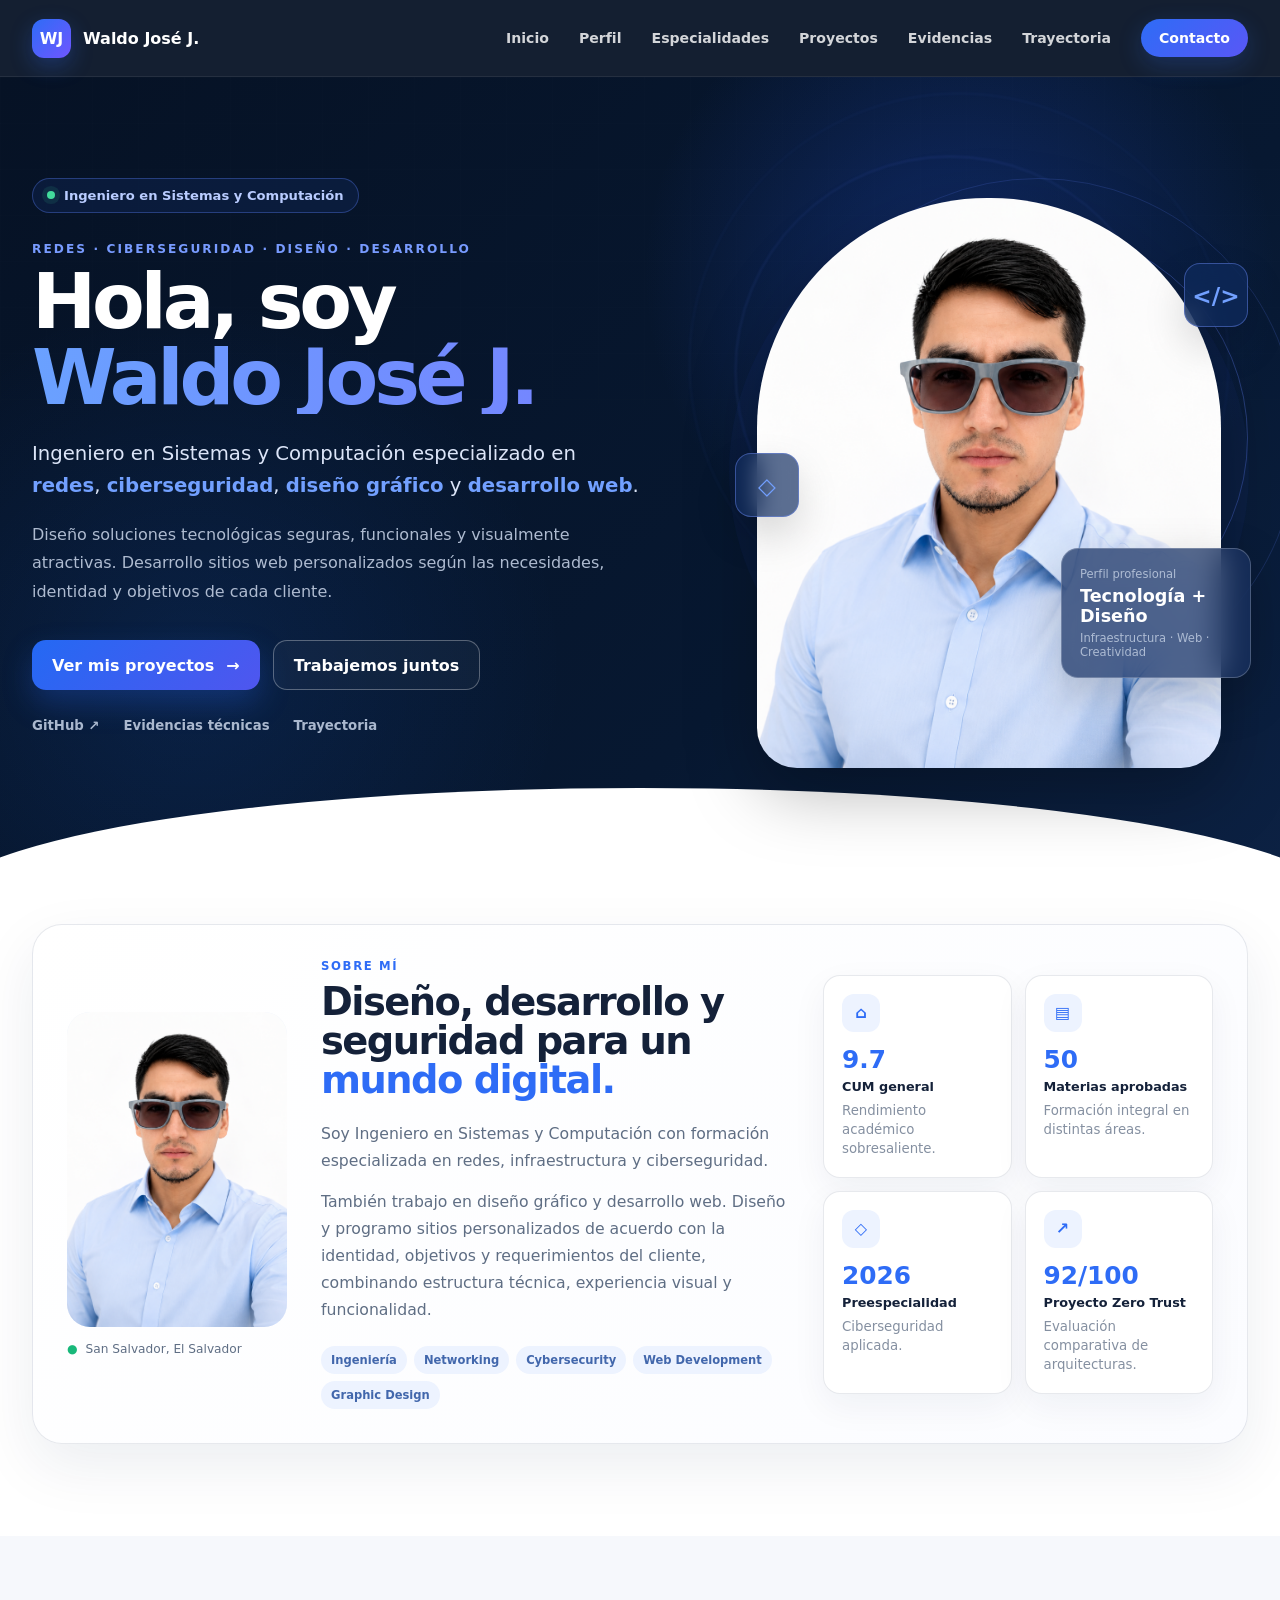
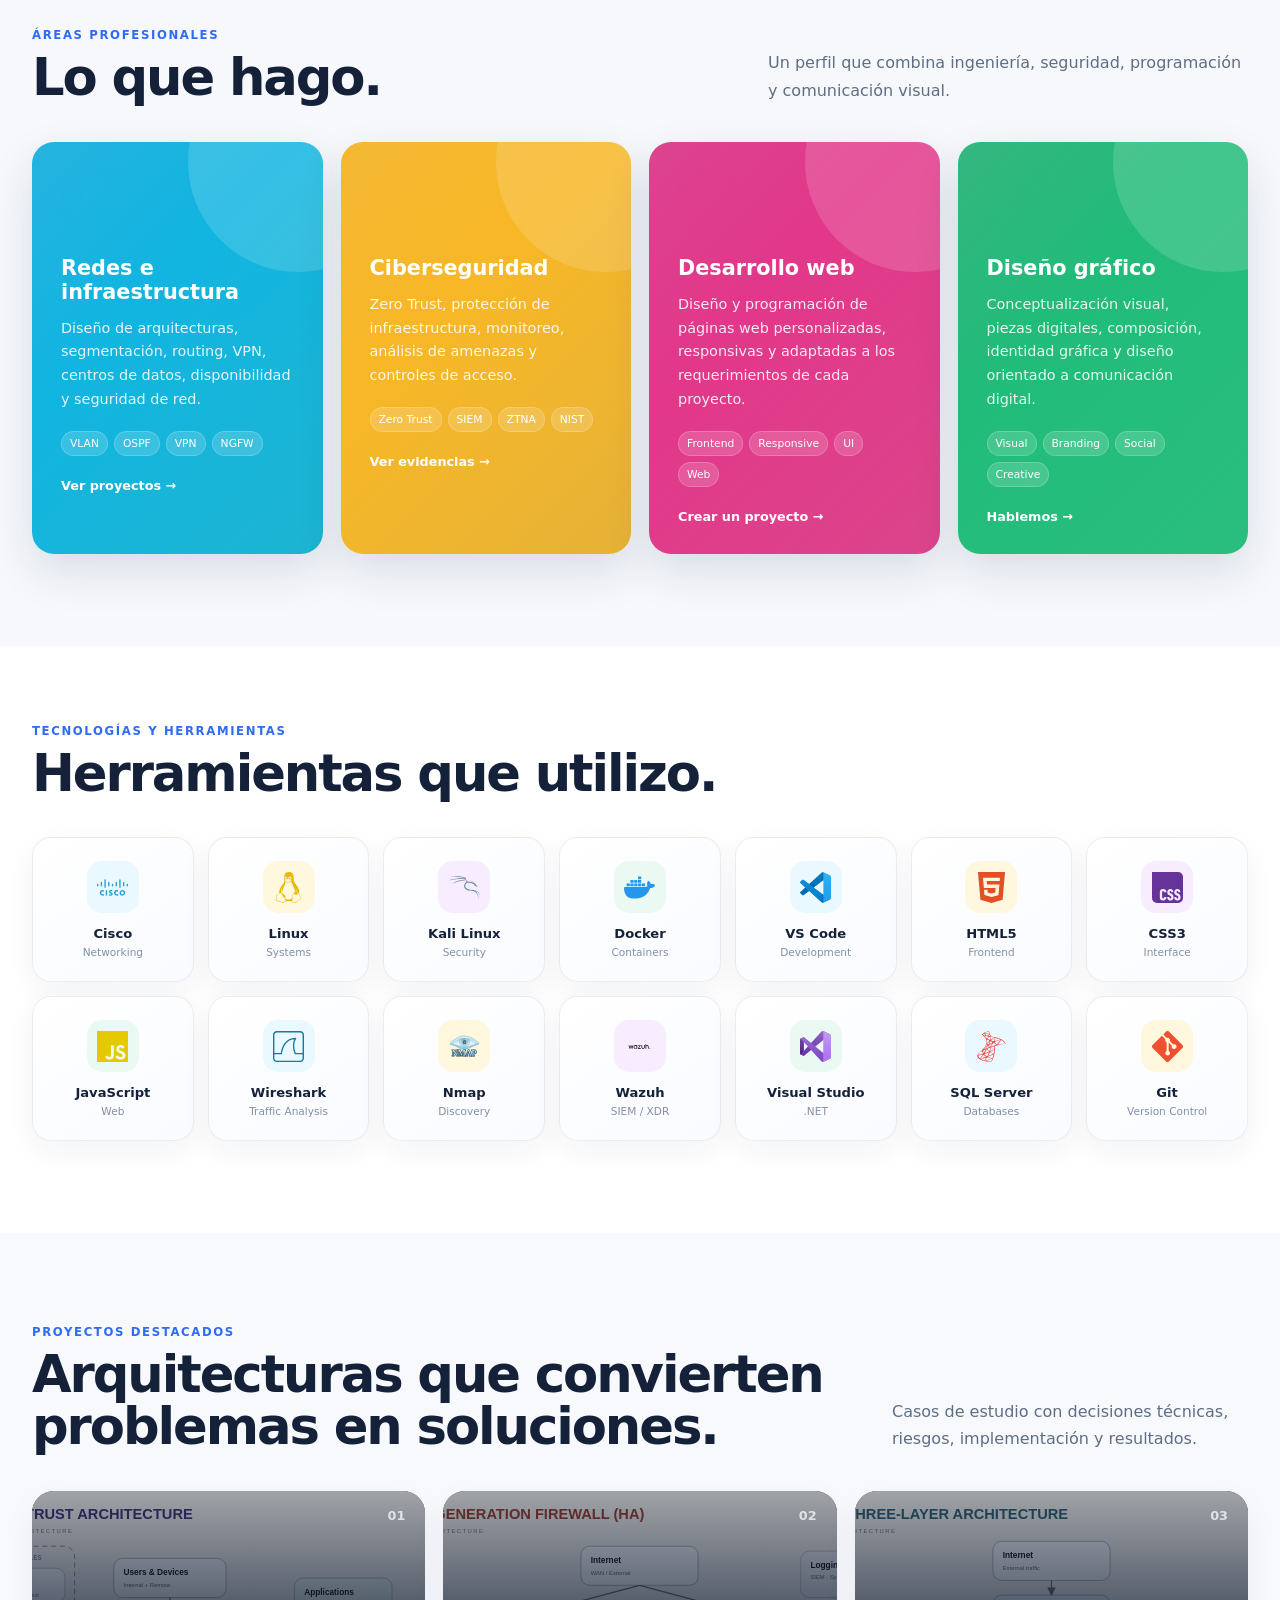
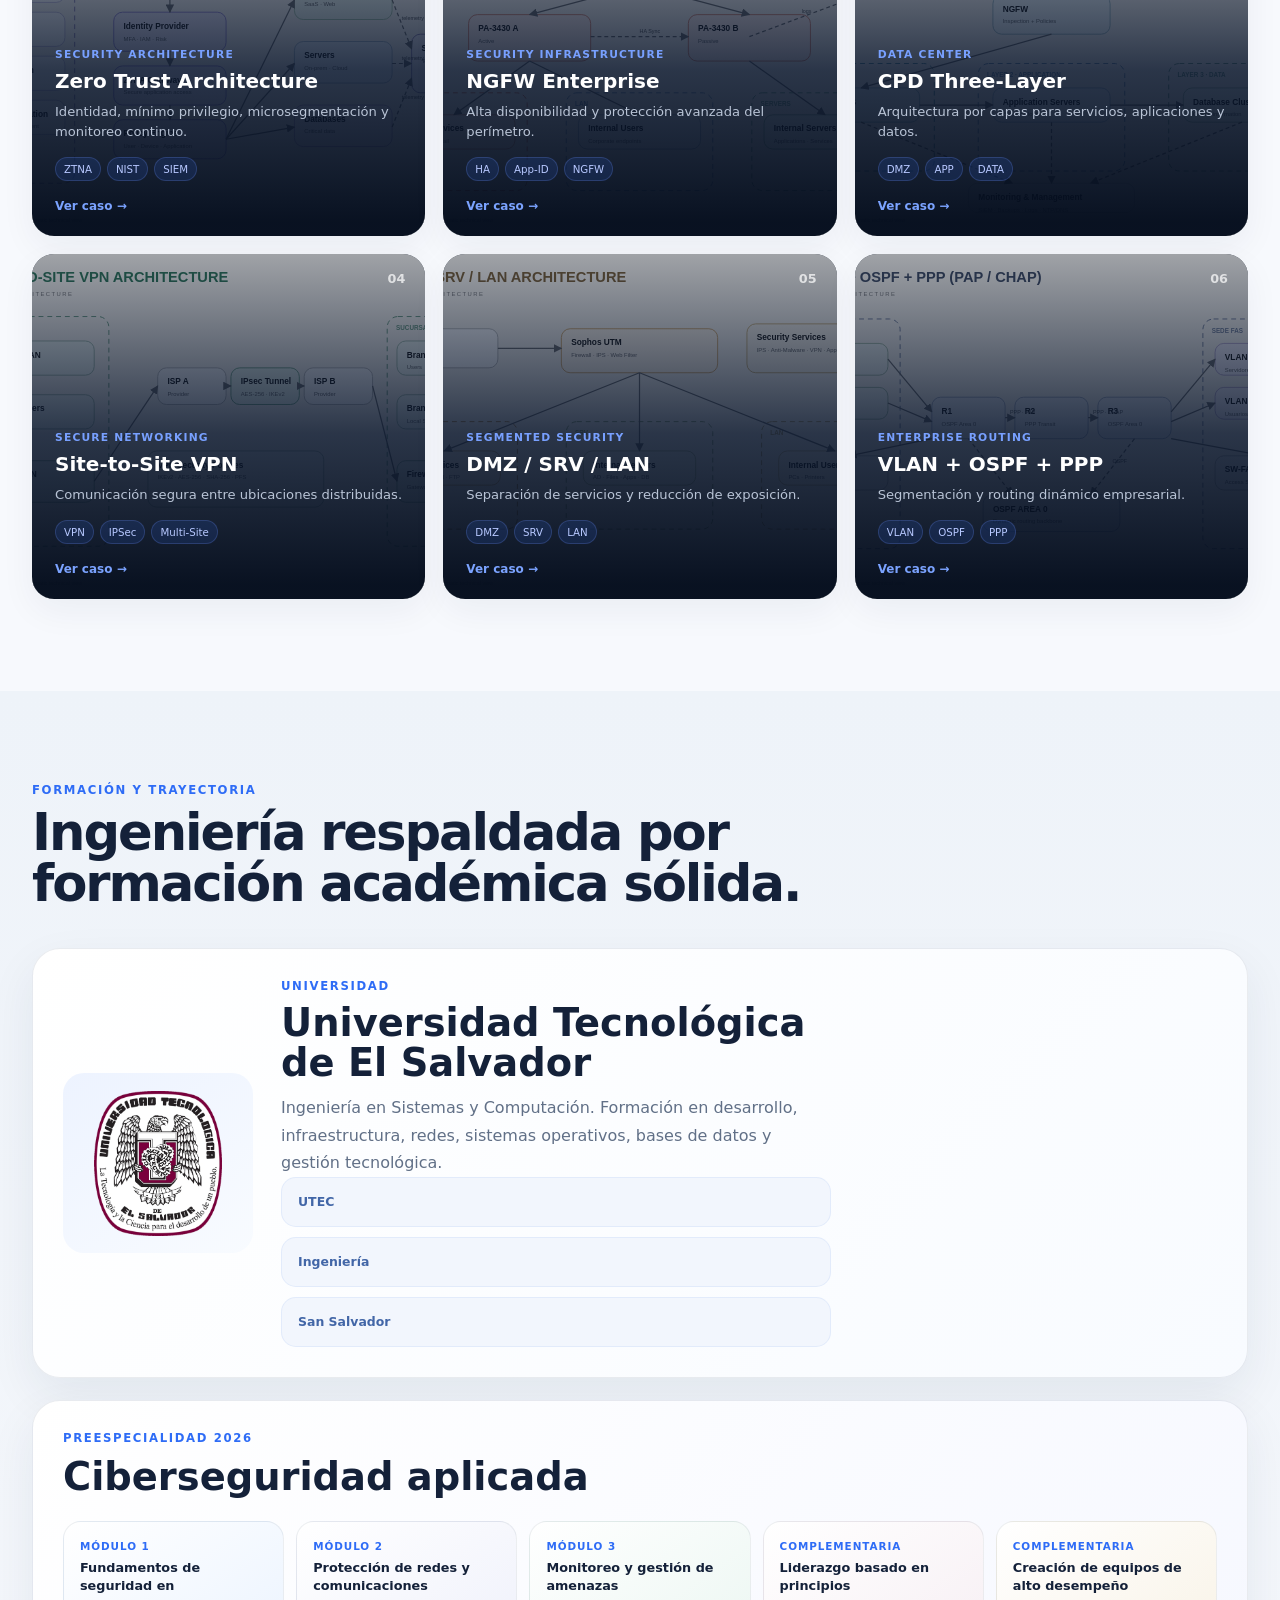
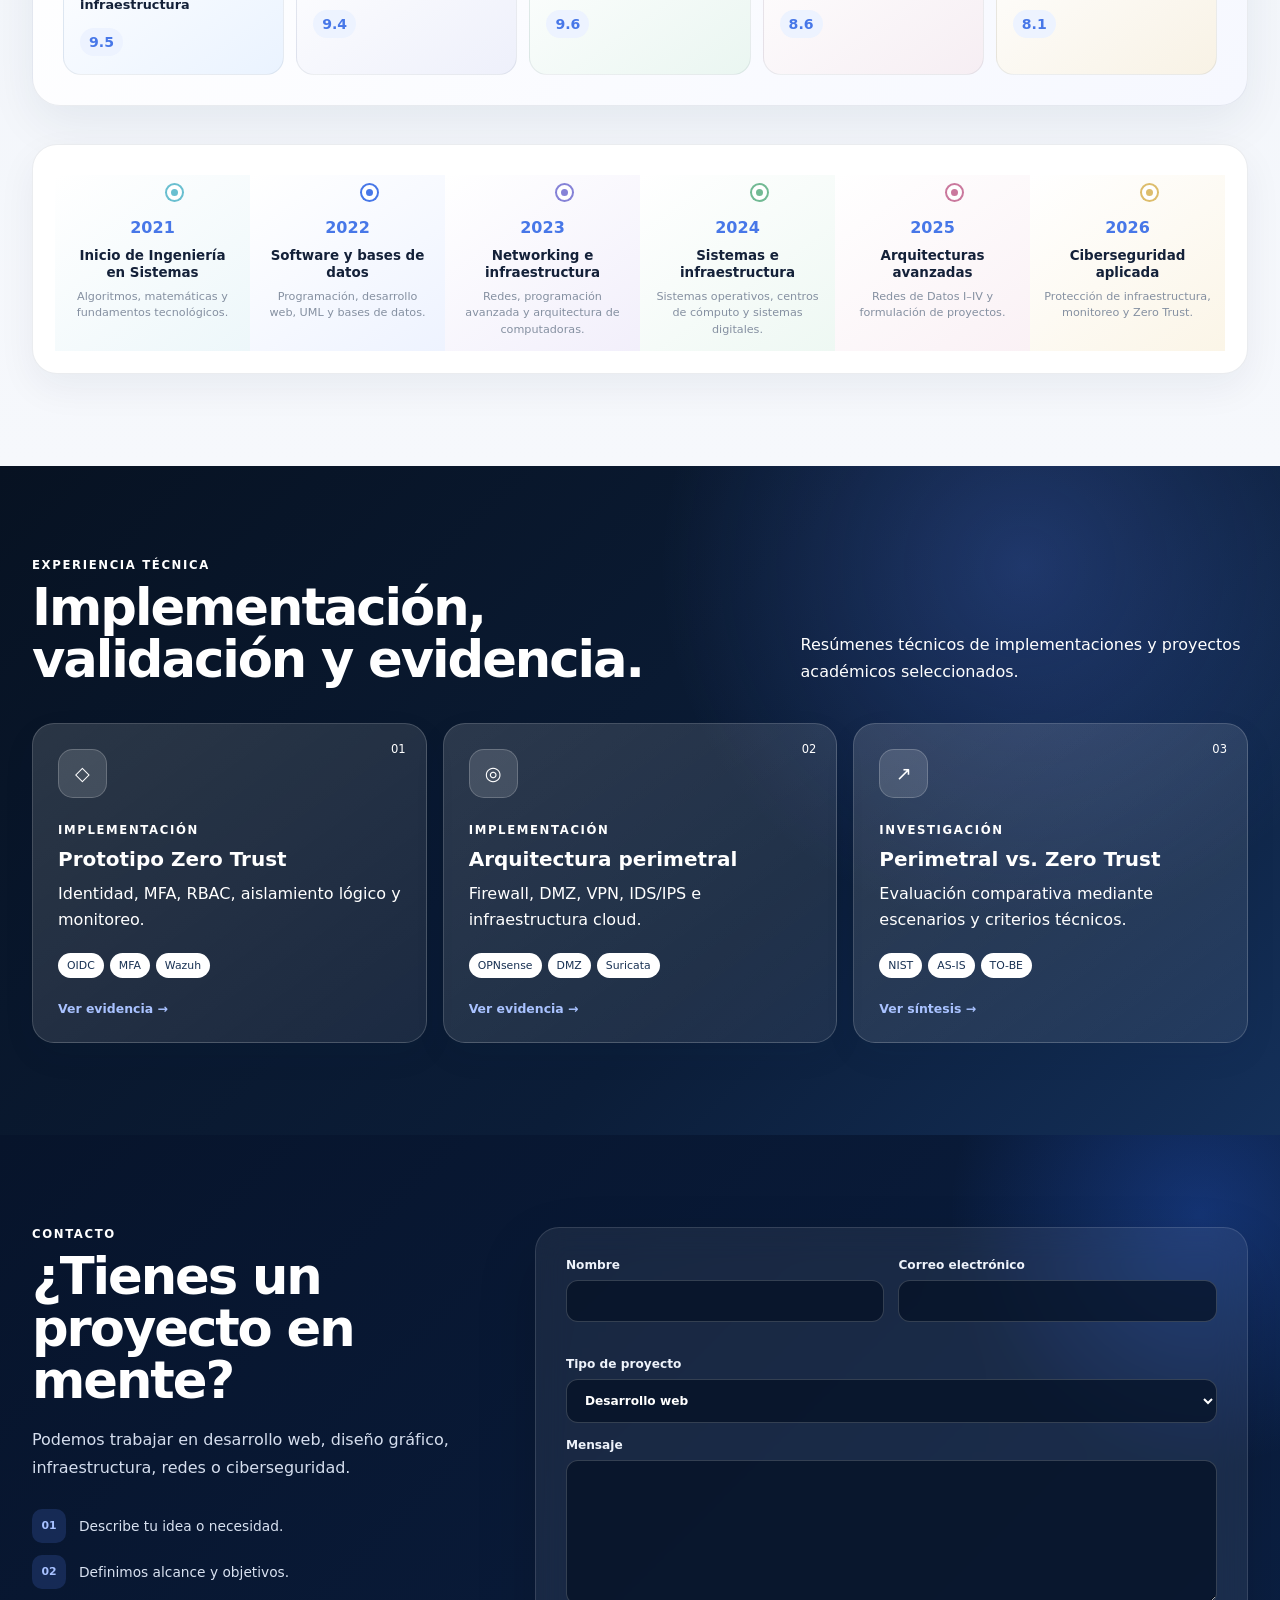
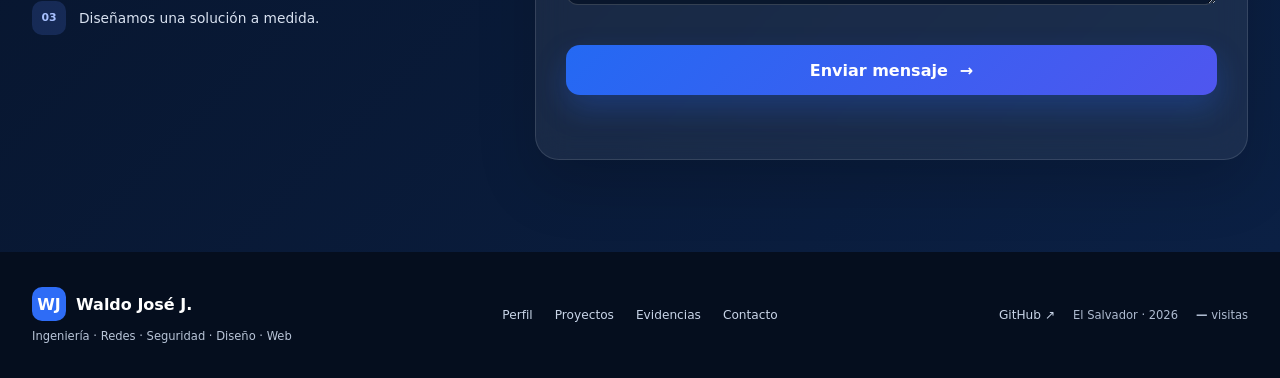
<file: index.html>
<!DOCTYPE html>
<html lang="es">

<head>
    <meta charset="UTF-8">

    <meta
        name="viewport"
        content="width=device-width, initial-scale=1.0"
    >

    <meta
        name="description"
        content="Portafolio profesional de Waldo José J., Ingeniero en Sistemas y Computación especializado en redes, ciberseguridad, infraestructura, diseño gráfico y desarrollo web."
    >

    <meta
        name="author"
        content="Waldo José J."
    >

    <meta
        name="robots"
        content="index, follow"
    >

    <meta
        name="theme-color"
        content="#071329"
    >

    <title>
        Waldo José J. | Ingeniero en Sistemas
    </title>

    <link
        rel="icon"
        type="image/png"
        href="./assets/icons/favicon.png"
    >

    <link
        rel="stylesheet"
        href="./css/reset.css"
    >

    <link
        rel="stylesheet"
        href="./css/redesign.css"
    >

    <script
        src="./js/redesign.js"
        defer
    ></script>


    <link
        rel="stylesheet"
        href="./css/unified.css"
    >


<style id="evidence-contrast-hotfix">

/* =========================================
   EVIDENCIAS - CONTRASTE DEFINITIVO
========================================= */

#evidencias {
    color: #ffffff !important;
}

/* EXPERIENCIA TÉCNICA */

#evidencias .section-heading .eyebrow {
    color: #ffffff !important;
    opacity: 1 !important;
}

/* Implementación, validación y evidencia */

#evidencias .section-heading h2 {
    color: #ffffff !important;
    opacity: 1 !important;
}

/* Resumen superior */

#evidencias .section-heading > p {
    color: #ffffff !important;
    opacity: 1 !important;
}


/* 01 / 02 / 03 */

#evidencias .evidence-number {
    color: #ffffff !important;
    opacity: 1 !important;
}


/* IMPLEMENTACIÓN / INVESTIGACIÓN */

#evidencias .evidence-card .eyebrow {
    color: #ffffff !important;
    opacity: 1 !important;
}


/* TÍTULOS DE TARJETA */

#evidencias .evidence-card h3 {
    color: #ffffff !important;
    opacity: 1 !important;
}


/* DESCRIPCIONES */

#evidencias .evidence-card p {
    color: #ffffff !important;
    opacity: 1 !important;
}


/* ICONOS ◇ ◎ ↗ */

#evidencias .evidence-icon {
    color: #ffffff !important;

    background:
        rgba(255,255,255,.13) !important;

    border:
        1px solid rgba(255,255,255,.20) !important;
}


/* TARJETAS */

#evidencias .evidence-card {
    color: #ffffff !important;

    background:
        linear-gradient(
            145deg,
            rgba(255,255,255,.14),
            rgba(255,255,255,.07)
        ) !important;

    border-color:
        rgba(255,255,255,.17) !important;
}


/* TAGS: OIDC, MFA, Wazuh, etc. */

#evidencias .evidence-tags span {
    color: #183153 !important;

    background: #ffffff !important;

    border-color:
        rgba(255,255,255,.35) !important;

    opacity: 1 !important;
}


/* Ver evidencia / Ver síntesis */

#evidencias .evidence-card a,
#evidencias .evidence-card > strong {
    color: #a9c2ff !important;
    opacity: 1 !important;
}

#evidencias .evidence-card a:hover {
    color: #ffffff !important;
}

</style>



    <!-- ==================================================
         SOCIAL PREVIEW UNIVERSAL
    =================================================== -->

    <meta property="og:title"
          content="Waldo José J. | Ingeniero en Sistemas">

    <meta property="og:description"
          content="Redes · Ciberseguridad · Diseño Gráfico · Desarrollo Web · Arquitectura e infraestructura tecnológica.">

    <meta property="og:type"
          content="website">

    <meta property="og:url"
          content="https://waldouto.github.io/portafolio-tecnico/">

    <meta property="og:site_name"
          content="Portafolio de Waldo José J.">

    <meta property="og:locale"
          content="es_SV">

    <meta property="og:image"
          content="https://waldouto.github.io/portafolio-tecnico/assets/images/social/social-preview-v7.jpg">

    <meta property="og:image:secure_url"
          content="https://waldouto.github.io/portafolio-tecnico/assets/images/social/social-preview-v7.jpg">

    <meta property="og:image:type"
          content="image/jpeg">

    <meta property="og:image:width"
          content="1200">

    <meta property="og:image:height"
          content="630">

    <meta property="og:image:alt"
          content="Waldo José J., Ingeniero en Sistemas - Portafolio profesional">

    <!-- X / Twitter -->

    <meta name="twitter:card"
          content="summary_large_image">

    <meta name="twitter:title"
          content="Waldo José J. | Ingeniero en Sistemas">

    <meta name="twitter:description"
          content="Redes · Ciberseguridad · Diseño Gráfico · Desarrollo Web · Arquitectura e infraestructura tecnológica.">

    <meta name="twitter:image"
          content="https://waldouto.github.io/portafolio-tecnico/assets/images/social/social-preview-v7.jpg">

    <meta name="twitter:image:alt"
          content="Waldo José J., Ingeniero en Sistemas">

    <!-- Google / generic parsers -->

    <meta itemprop="name"
          content="Waldo José J. | Ingeniero en Sistemas">

    <meta itemprop="description"
          content="Redes · Ciberseguridad · Diseño Gráfico · Desarrollo Web · Arquitectura e infraestructura tecnológica.">

    <meta itemprop="image"
          content="https://waldouto.github.io/portafolio-tecnico/assets/images/social/social-preview-v7.jpg">

    <link rel="image_src"
          href="https://waldouto.github.io/portafolio-tecnico/assets/images/social/social-preview-v7.jpg">

    <link rel="canonical"
          href="https://waldouto.github.io/portafolio-tecnico/">

    <!-- Apple / Android -->

    <link rel="apple-touch-icon"
          sizes="180x180"
          href="https://waldouto.github.io/portafolio-tecnico/assets/icons/social/apple-touch-icon.png">

    <link rel="icon"
          type="image/png"
          sizes="512x512"
          href="https://waldouto.github.io/portafolio-tecnico/assets/icons/social/profile-512.png">



<script type="application/ld+json" id="portfolio-schema">
{
  "@context": "https://schema.org",
  "@type": "Person",
  "name": "Waldo José J.",
  "url": "https://waldouto.github.io/portafolio-tecnico/",
  "image": "https://waldouto.github.io/portafolio-tecnico/assets/images/social/social-preview-v7.jpg",
  "jobTitle": "Ingeniero en Sistemas",
  "description": "Redes · Ciberseguridad · Diseño Gráfico · Desarrollo Web · Arquitectura e infraestructura tecnológica.",
  "knowsAbout": [
    "Ingeniería en Sistemas",
    "Redes de datos",
    "Ciberseguridad",
    "Infraestructura tecnológica",
    "Desarrollo web",
    "Diseño gráfico",
    "Bases de datos",
    "Sistemas operativos",
    "Zero Trust"
  ]
}
</script>


    <link rel="manifest"
          href="./site.webmanifest">

</head>


<body>

<header class="topbar">

    <div class="shell nav-shell">

        <a
            class="brand"
            href="#inicio"
            aria-label="Ir al inicio"
        >
            <span class="brand-symbol">WJ</span>
            <span>Waldo José J.</span>
        </a>


        <button
            class="menu-toggle"
            id="menuToggle"
            type="button"
            aria-controls="mainNav"
            aria-expanded="false"
        >
            <span></span>
            <span></span>
            <span></span>
            <span class="sr-only">Menú</span>
        </button>


        <nav
            class="main-nav"
            id="mainNav"
            aria-label="Navegación principal"
        >

            <a href="#inicio">Inicio</a>
            <a href="#perfil">Perfil</a>
            <a href="#servicios">Especialidades</a>
            <a href="#proyectos">Proyectos</a>
            <a href="#evidencias">Evidencias</a>
            <a href="#trayectoria">Trayectoria</a>

            <a
                href="#contacto"
                class="nav-cta"
            >
                Contacto
            </a>

        </nav>

    </div>

</header>


<main>


<!-- ======================================================
     HERO
====================================================== -->

<section
    class="hero"
    id="inicio"
>

    <div class="hero-grid-bg"></div>
    <div class="hero-glow hero-glow-one"></div>
    <div class="hero-glow hero-glow-two"></div>

    <div class="shell hero-layout">

        <div class="hero-copy">

            <div class="hero-badge">
                <span class="badge-dot"></span>
                Ingeniero en Sistemas y Computación
            </div>

            <p class="hero-kicker">
                REDES · CIBERSEGURIDAD · DISEÑO · DESARROLLO
            </p>

            <h1>
                Hola, soy
                <span>Waldo José J.</span>
            </h1>

            <p class="hero-profession">
                Ingeniero en Sistemas y Computación especializado en
                <strong>redes</strong>,
                <strong>ciberseguridad</strong>,
                <strong>diseño gráfico</strong> y
                <strong>desarrollo web</strong>.
            </p>

            <p class="hero-description">
                Diseño soluciones tecnológicas seguras, funcionales
                y visualmente atractivas. Desarrollo sitios web
                personalizados según las necesidades, identidad
                y objetivos de cada cliente.
            </p>

            <div class="hero-actions">

                <a
                    class="btn btn-primary"
                    href="#proyectos"
                >
                    Ver mis proyectos
                    <span aria-hidden="true">→</span>
                </a>

                <a
                    class="btn btn-ghost"
                    href="#contacto"
                >
                    Trabajemos juntos
                </a>

            </div>

            <div class="hero-mini-links">

                <a
                    href="https://github.com/waldouto"
                    target="_blank"
                    rel="noopener"
                >
                    GitHub ↗
                </a>

                <a href="#evidencias">
                    Evidencias técnicas
                </a>

                <a href="#trayectoria">
                    Trayectoria
                </a>

            </div>

        </div>


        <div class="hero-visual">

            <div class="portrait-orbit orbit-one"></div>
            <div class="portrait-orbit orbit-two"></div>

            <span class="floating-code">
                &lt;/&gt;
            </span>

            <span class="floating-shield">
                ◇
            </span>

            <div class="portrait-frame">

                <div class="portrait-glow"></div>

                <img
                    src="./assets/images/profile/waldo-profesional.png"
                    alt="Fotografía profesional de Waldo José J."
                    class="hero-photo"
                >

            </div>

            <div class="hero-floating-card">

                <span>Perfil profesional</span>

                <strong>
                    Tecnología + Diseño
                </strong>

                <small>
                    Infraestructura · Web · Creatividad
                </small>

            </div>

        </div>

    </div>

    <div class="hero-wave"></div>

</section>



<!-- ======================================================
     PERFIL
====================================================== -->

<section
    class="section profile-section"
    id="perfil"
>

    <div class="shell">

        <article class="profile-showcase">

            <div class="profile-photo-column">

                <div class="section-photo-wrap">

                    <img
                        src="./assets/images/profile/waldo-profesional.png"
                        alt="Waldo José J."
                        class="section-photo"
                        loading="lazy"
                    >

                </div>

                <div class="profile-location">
                    <span>●</span>
                    San Salvador, El Salvador
                </div>

            </div>


            <div class="profile-copy">

                <p class="eyebrow">
                    SOBRE MÍ
                </p>

                <h2>
                    Diseño, desarrollo y seguridad
                    para un <span>mundo digital.</span>
                </h2>

                <p>
                    Soy Ingeniero en Sistemas y Computación con
                    formación especializada en redes, infraestructura
                    y ciberseguridad.
                </p>

                <p>
                    También trabajo en diseño gráfico y desarrollo web.
                    Diseño y programo sitios personalizados de acuerdo
                    con la identidad, objetivos y requerimientos del
                    cliente, combinando estructura técnica, experiencia
                    visual y funcionalidad.
                </p>

                <div class="profile-tags">
                    <span>Ingeniería</span>
                    <span>Networking</span>
                    <span>Cybersecurity</span>
                    <span>Web Development</span>
                    <span>Graphic Design</span>
                </div>

            </div>


            <div class="academic-stats">

                <article class="stat-card">
                    <div class="stat-icon">⌂</div>
                    <strong>9.7</strong>
                    <span>CUM general</span>
                    <small>
                        Rendimiento académico sobresaliente.
                    </small>
                </article>

                <article class="stat-card">
                    <div class="stat-icon">▤</div>
                    <strong>50</strong>
                    <span>Materias aprobadas</span>
                    <small>
                        Formación integral en distintas áreas.
                    </small>
                </article>

                <article class="stat-card">
                    <div class="stat-icon">◇</div>
                    <strong>2026</strong>
                    <span>Preespecialidad</span>
                    <small>
                        Ciberseguridad aplicada.
                    </small>
                </article>

                <article class="stat-card">
                    <div class="stat-icon">↗</div>
                    <strong>92/100</strong>
                    <span>Proyecto Zero Trust</span>
                    <small>
                        Evaluación comparativa de arquitecturas.
                    </small>
                </article>

            </div>

        </article>

    </div>

</section>



<!-- ======================================================
     ESPECIALIDADES
====================================================== -->

<section
    class="section section-soft"
    id="servicios"
>

    <div class="shell">

        <div class="section-heading">

            <div>
                <p class="eyebrow">
                    ÁREAS PROFESIONALES
                </p>

                <h2>
                    Lo que hago.
                </h2>
            </div>

            <p>
                Un perfil que combina ingeniería,
                seguridad, programación y comunicación visual.
            </p>

        </div>


        <div class="services-grid">

            <article class="service-card service-blue">

                <div class="service-icon">
                    ◎
                </div>

                <h3>
                    Redes e infraestructura
                </h3>

                <p>
                    Diseño de arquitecturas, segmentación,
                    routing, VPN, centros de datos,
                    disponibilidad y seguridad de red.
                </p>

                <div class="service-tags">
                    <span>VLAN</span>
                    <span>OSPF</span>
                    <span>VPN</span>
                    <span>NGFW</span>
                </div>

                <a href="#proyectos">
                    Ver proyectos →
                </a>

            </article>


            <article class="service-card service-green">

                <div class="service-icon">
                    ◇
                </div>

                <h3>
                    Ciberseguridad
                </h3>

                <p>
                    Zero Trust, protección de infraestructura,
                    monitoreo, análisis de amenazas y controles
                    de acceso.
                </p>

                <div class="service-tags">
                    <span>Zero Trust</span>
                    <span>SIEM</span>
                    <span>ZTNA</span>
                    <span>NIST</span>
                </div>

                <a href="#evidencias">
                    Ver evidencias →
                </a>

            </article>


            <article class="service-card service-purple">

                <div class="service-icon">
                    &lt;/&gt;
                </div>

                <h3>
                    Desarrollo web
                </h3>

                <p>
                    Diseño y programación de páginas web
                    personalizadas, responsivas y adaptadas
                    a los requerimientos de cada proyecto.
                </p>

                <div class="service-tags">
                    <span>Frontend</span>
                    <span>Responsive</span>
                    <span>UI</span>
                    <span>Web</span>
                </div>

                <a href="#contacto">
                    Crear un proyecto →
                </a>

            </article>


            <article class="service-card service-orange">

                <div class="service-icon">
                    ✦
                </div>

                <h3>
                    Diseño gráfico
                </h3>

                <p>
                    Conceptualización visual, piezas digitales,
                    composición, identidad gráfica y diseño
                    orientado a comunicación digital.
                </p>

                <div class="service-tags">
                    <span>Visual</span>
                    <span>Branding</span>
                    <span>Social</span>
                    <span>Creative</span>
                </div>

                <a href="#contacto">
                    Hablemos →
                </a>

            </article>

        </div>

    </div>

</section>



<!-- ======================================================
     TECNOLOGIAS
====================================================== -->

<section
    class="section technologies-section"
    id="tecnologias"
>

    <div class="shell">

        <div class="section-heading">

            <div>
                <p class="eyebrow">
                    TECNOLOGÍAS Y HERRAMIENTAS
                </p>

                <h2>
                    Herramientas que utilizo.
                </h2>
            </div>

        </div>


        
        <div class="tech-grid">

            <div class="tech-chip">
                <div class="tech-logo">
                    <img
                        src="./assets/icons/tools/cisco.svg"
                        alt="Cisco"
                        loading="lazy"
                    >
                </div>
                <strong>Cisco</strong>
                <span>Networking</span>
            </div>

            <div class="tech-chip">
                <div class="tech-logo">
                    <img
                        src="./assets/icons/tools/linux.svg"
                        alt="Linux"
                        loading="lazy"
                    >
                </div>
                <strong>Linux</strong>
                <span>Systems</span>
            </div>

            <div class="tech-chip">
                <div class="tech-logo">
                    <img
                        src="./assets/icons/tools/kali-linux.svg"
                        alt="Kali Linux"
                        loading="lazy"
                    >
                </div>
                <strong>Kali Linux</strong>
                <span>Security</span>
            </div>

            <div class="tech-chip">
                <div class="tech-logo">
                    <img
                        src="./assets/icons/tools/docker.svg"
                        alt="Docker"
                        loading="lazy"
                    >
                </div>
                <strong>Docker</strong>
                <span>Containers</span>
            </div>

            <div class="tech-chip">
                <div class="tech-logo">
                    <img
                        src="./assets/icons/tools/vscode.svg"
                        alt="Visual Studio Code"
                        loading="lazy"
                    >
                </div>
                <strong>VS Code</strong>
                <span>Development</span>
            </div>

            <div class="tech-chip">
                <div class="tech-logo">
                    <img
                        src="./assets/icons/tools/html5.svg"
                        alt="HTML5"
                        loading="lazy"
                    >
                </div>
                <strong>HTML5</strong>
                <span>Frontend</span>
            </div>

            <div class="tech-chip">
                <div class="tech-logo">
                    <img
                        src="./assets/icons/tools/css3.svg"
                        alt="CSS"
                        loading="lazy"
                    >
                </div>
                <strong>CSS3</strong>
                <span>Interface</span>
            </div>

            <div class="tech-chip">
                <div class="tech-logo">
                    <img
                        src="./assets/icons/tools/javascript.svg"
                        alt="JavaScript"
                        loading="lazy"
                    >
                </div>
                <strong>JavaScript</strong>
                <span>Web</span>
            </div>

            <div class="tech-chip">
                <div class="tech-logo">
                    <img
                        src="./assets/icons/tools/wireshark.svg"
                        alt="Wireshark"
                        loading="lazy"
                    >
                </div>
                <strong>Wireshark</strong>
                <span>Traffic Analysis</span>
            </div>

            <div class="tech-chip">
                <div class="tech-logo">
                    <img
                        src="./assets/icons/tools/nmap.svg"
                        alt="Nmap"
                        loading="lazy"
                    >
                </div>
                <strong>Nmap</strong>
                <span>Discovery</span>
            </div>

            <div class="tech-chip">
                <div class="tech-logo">
                    <img
                        src="./assets/icons/tools/wazuh.svg"
                        alt="Wazuh"
                        loading="lazy"
                    >
                </div>
                <strong>Wazuh</strong>
                <span>SIEM / XDR</span>
            </div>

            <div class="tech-chip">
                <div class="tech-logo">
                    <img
                        src="./assets/icons/tools/visual-studio.svg"
                        alt="Visual Studio"
                        loading="lazy"
                    >
                </div>
                <strong>Visual Studio</strong>
                <span>.NET</span>
            </div>

            <div class="tech-chip">
                <div class="tech-logo">
                    <img
                        src="./assets/icons/tools/sql-server.svg"
                        alt="SQL Server"
                        loading="lazy"
                    >
                </div>
                <strong>SQL Server</strong>
                <span>Databases</span>
            </div>

            <div class="tech-chip">
                <div class="tech-logo">
                    <img
                        src="./assets/icons/tools/git.svg"
                        alt="Git"
                        loading="lazy"
                    >
                </div>
                <strong>Git</strong>
                <span>Version Control</span>
            </div>

        </div>


    </div>

</section>



<!-- ======================================================
     PROYECTOS
====================================================== -->

<section
    class="section projects-section"
    id="proyectos"
>

    <div class="shell">

        <div class="section-heading">

            <div>
                <p class="eyebrow">
                    PROYECTOS DESTACADOS
                </p>

                <h2>
                    Arquitecturas que convierten
                    problemas en soluciones.
                </h2>
            </div>

            <p>
                Casos de estudio con decisiones técnicas,
                riesgos, implementación y resultados.
            </p>

        </div>


        <div class="projects-grid">


            <a
                class="project-card project-featured"
                href="./projects/zero-trust.html"
            >

                <div
                    class="project-image"
                    style="background-image:url('./assets/images/zero-trust/architecture.svg')"
                ></div>

                <div class="project-overlay"></div>

                <div class="project-number">
                    01
                </div>

                <div class="project-content">

                    <p class="project-type">
                        SECURITY ARCHITECTURE
                    </p>

                    <h3>
                        Zero Trust Architecture
                    </h3>

                    <p>
                        Identidad, mínimo privilegio,
                        microsegmentación y monitoreo continuo.
                    </p>

                    <div class="project-tags">
                        <span>ZTNA</span>
                        <span>NIST</span>
                        <span>SIEM</span>
                    </div>

                    <strong>
                        Ver caso →
                    </strong>

                </div>

            </a>


            <a
                class="project-card"
                href="./projects/ngfw.html"
            >

                <div
                    class="project-image"
                    style="background-image:url('./assets/images/ngfw/architecture.svg')"
                ></div>

                <div class="project-overlay"></div>

                <div class="project-number">
                    02
                </div>

                <div class="project-content">

                    <p class="project-type">
                        SECURITY INFRASTRUCTURE
                    </p>

                    <h3>
                        NGFW Enterprise
                    </h3>

                    <p>
                        Alta disponibilidad y protección
                        avanzada del perímetro.
                    </p>

                    <div class="project-tags">
                        <span>HA</span>
                        <span>App-ID</span>
                        <span>NGFW</span>
                    </div>

                    <strong>
                        Ver caso →
                    </strong>

                </div>

            </a>


            <a
                class="project-card"
                href="./projects/cpd.html"
            >

                <div
                    class="project-image"
                    style="background-image:url('./assets/images/cpd/architecture.svg')"
                ></div>

                <div class="project-overlay"></div>

                <div class="project-number">
                    03
                </div>

                <div class="project-content">

                    <p class="project-type">
                        DATA CENTER
                    </p>

                    <h3>
                        CPD Three-Layer
                    </h3>

                    <p>
                        Arquitectura por capas para servicios,
                        aplicaciones y datos.
                    </p>

                    <div class="project-tags">
                        <span>DMZ</span>
                        <span>APP</span>
                        <span>DATA</span>
                    </div>

                    <strong>
                        Ver caso →
                    </strong>

                </div>

            </a>


            <a
                class="project-card"
                href="./projects/vpn.html"
            >

                <div
                    class="project-image"
                    style="background-image:url('./assets/images/vpn/architecture.svg')"
                ></div>

                <div class="project-overlay"></div>

                <div class="project-number">
                    04
                </div>

                <div class="project-content">

                    <p class="project-type">
                        SECURE NETWORKING
                    </p>

                    <h3>
                        Site-to-Site VPN
                    </h3>

                    <p>
                        Comunicación segura entre
                        ubicaciones distribuidas.
                    </p>

                    <div class="project-tags">
                        <span>VPN</span>
                        <span>IPSec</span>
                        <span>Multi-Site</span>
                    </div>

                    <strong>
                        Ver caso →
                    </strong>

                </div>

            </a>


            <a
                class="project-card"
                href="./projects/dmz.html"
            >

                <div
                    class="project-image"
                    style="background-image:url('./assets/images/dmz/architecture.svg')"
                ></div>

                <div class="project-overlay"></div>

                <div class="project-number">
                    05
                </div>

                <div class="project-content">

                    <p class="project-type">
                        SEGMENTED SECURITY
                    </p>

                    <h3>
                        DMZ / SRV / LAN
                    </h3>

                    <p>
                        Separación de servicios
                        y reducción de exposición.
                    </p>

                    <div class="project-tags">
                        <span>DMZ</span>
                        <span>SRV</span>
                        <span>LAN</span>
                    </div>

                    <strong>
                        Ver caso →
                    </strong>

                </div>

            </a>


            <a
                class="project-card"
                href="./projects/ospf.html"
            >

                <div
                    class="project-image"
                    style="background-image:url('./assets/images/ospf/architecture.svg')"
                ></div>

                <div class="project-overlay"></div>

                <div class="project-number">
                    06
                </div>

                <div class="project-content">

                    <p class="project-type">
                        ENTERPRISE ROUTING
                    </p>

                    <h3>
                        VLAN + OSPF + PPP
                    </h3>

                    <p>
                        Segmentación y routing
                        dinámico empresarial.
                    </p>

                    <div class="project-tags">
                        <span>VLAN</span>
                        <span>OSPF</span>
                        <span>PPP</span>
                    </div>

                    <strong>
                        Ver caso →
                    </strong>

                </div>

            </a>

        </div>

    </div>

</section>



<!-- ======================================================
     FORMACION
====================================================== -->

<section
    class="section education-section"
    id="trayectoria"
>

    <div class="shell">

        <div class="section-heading">

            <div>
                <p class="eyebrow">
                    FORMACIÓN Y TRAYECTORIA
                </p>

                <h2>
                    Ingeniería respaldada por
                    formación académica sólida.
                </h2>
            </div>

        </div>


        <div class="education-grid">

            <article class="university-panel">

                <div class="university-logo-box">

                    <img
                        src="./assets/images/university/utec-logo.webp"
                        alt="Logo oficial de la Universidad Tecnológica de El Salvador"
                        loading="lazy"
                    >

                </div>

                <div>

                    <p class="eyebrow">
                        UNIVERSIDAD
                    </p>

                    <h3>
                        Universidad Tecnológica
                        de El Salvador
                    </h3>

                    <p>
                        Ingeniería en Sistemas y Computación.
                        Formación en desarrollo, infraestructura,
                        redes, sistemas operativos, bases de datos
                        y gestión tecnológica.
                    </p>

                    <div class="panel-chips">
                        <span>UTEC</span>
                        <span>Ingeniería</span>
                        <span>San Salvador</span>
                    </div>

                </div>

            </article>


            <article class="specialty-panel">

                <p class="eyebrow">
                    PREESPECIALIDAD 2026
                </p>

                <h3>
                    Ciberseguridad aplicada
                </h3>

                <div class="module-grid">

                    <div>
                        <span>Módulo 1</span>
                        <strong>
                            Fundamentos de seguridad
                            en infraestructura
                        </strong>
                        <b>9.5</b>
                    </div>

                    <div>
                        <span>Módulo 2</span>
                        <strong>
                            Protección de redes
                            y comunicaciones
                        </strong>
                        <b>9.4</b>
                    </div>

                    <div>
                        <span>Módulo 3</span>
                        <strong>
                            Monitoreo y gestión
                            de amenazas
                        </strong>
                        <b>9.6</b>
                    </div>

                    <div>
                        <span>Complementaria</span>
                        <strong>
                            Liderazgo basado
                            en principios
                        </strong>
                        <b>8.6</b>
                    </div>

                    <div>
                        <span>Complementaria</span>
                        <strong>
                            Creación de equipos
                            de alto desempeño
                        </strong>
                        <b>8.1</b>
                    </div>

                </div>

            </article>

        </div>


        <div class="timeline">

            <article>
                <span>2021</span>
                <div>
                    <h3>
                        Inicio de Ingeniería en Sistemas
                    </h3>
                    <p>
                        Algoritmos, matemáticas y fundamentos tecnológicos.
                    </p>
                </div>
            </article>

            <article>
                <span>2022</span>
                <div>
                    <h3>
                        Software y bases de datos
                    </h3>
                    <p>
                        Programación, desarrollo web, UML y bases de datos.
                    </p>
                </div>
            </article>

            <article>
                <span>2023</span>
                <div>
                    <h3>
                        Networking e infraestructura
                    </h3>
                    <p>
                        Redes, programación avanzada y arquitectura de computadoras.
                    </p>
                </div>
            </article>

            <article>
                <span>2024</span>
                <div>
                    <h3>
                        Sistemas e infraestructura
                    </h3>
                    <p>
                        Sistemas operativos, centros de cómputo y sistemas digitales.
                    </p>
                </div>
            </article>

            <article>
                <span>2025</span>
                <div>
                    <h3>
                        Arquitecturas avanzadas
                    </h3>
                    <p>
                        Redes de Datos I–IV y formulación de proyectos.
                    </p>
                </div>
            </article>

            <article class="timeline-current">
                <span>2026</span>
                <div>
                    <h3>
                        Ciberseguridad aplicada
                    </h3>
                    <p>
                        Protección de infraestructura, monitoreo y Zero Trust.
                    </p>
                </div>
            </article>

        </div>

    </div>

</section>



<!-- ======================================================
     EVIDENCIAS
====================================================== -->

<section
    class="section evidence-section"
    id="evidencias"
>

    <div class="shell">

        <div class="section-heading">

            <div>
                <p class="eyebrow">
                    EXPERIENCIA TÉCNICA
                </p>

                <h2>
                    Implementación, validación
                    y evidencia.
                </h2>
            </div>

            <p>
                Resúmenes técnicos de implementaciones
                y proyectos académicos seleccionados.
            </p>

        </div>


        <div class="evidence-grid">

            <a
                href="./evidence/zero-trust.html"
                class="evidence-card"
            >

                <span class="evidence-number">
                    01
                </span>

                <div class="evidence-icon">
                    ◇
                </div>

                <p class="eyebrow">
                    IMPLEMENTACIÓN
                </p>

                <h3>
                    Prototipo Zero Trust
                </h3>

                <p>
                    Identidad, MFA, RBAC,
                    aislamiento lógico y monitoreo.
                </p>

                <div class="evidence-tags">
                    <span>OIDC</span>
                    <span>MFA</span>
                    <span>Wazuh</span>
                </div>

                <strong>
                    Ver evidencia →
                </strong>

            </a>


            <a
                href="./evidence/perimetral.html"
                class="evidence-card"
            >

                <span class="evidence-number">
                    02
                </span>

                <div class="evidence-icon">
                    ◎
                </div>

                <p class="eyebrow">
                    IMPLEMENTACIÓN
                </p>

                <h3>
                    Arquitectura perimetral
                </h3>

                <p>
                    Firewall, DMZ, VPN,
                    IDS/IPS e infraestructura cloud.
                </p>

                <div class="evidence-tags">
                    <span>OPNsense</span>
                    <span>DMZ</span>
                    <span>Suricata</span>
                </div>

                <strong>
                    Ver evidencia →
                </strong>

            </a>


            <a
                href="./evidence/defensa.html"
                class="evidence-card"
            >

                <span class="evidence-number">
                    03
                </span>

                <div class="evidence-icon">
                    ↗
                </div>

                <p class="eyebrow">
                    INVESTIGACIÓN
                </p>

                <h3>
                    Perimetral vs. Zero Trust
                </h3>

                <p>
                    Evaluación comparativa mediante
                    escenarios y criterios técnicos.
                </p>

                <div class="evidence-tags">
                    <span>NIST</span>
                    <span>AS-IS</span>
                    <span>TO-BE</span>
                </div>

                <strong>
                    Ver síntesis →
                </strong>

            </a>

        </div>

    </div>

</section>



<!-- ======================================================
     CONTACTO
====================================================== -->

<section
    class="section contact-section"
    id="contacto"
>

    <div class="shell contact-grid">

        <div class="contact-copy">

            <p class="eyebrow">
                CONTACTO
            </p>

            <h2>
                ¿Tienes un proyecto
                en mente?
            </h2>

            <p>
                Podemos trabajar en desarrollo web,
                diseño gráfico, infraestructura,
                redes o ciberseguridad.
            </p>

            <div class="contact-points">

                <div>
                    <span>01</span>
                    <p>
                        Describe tu idea o necesidad.
                    </p>
                </div>

                <div>
                    <span>02</span>
                    <p>
                        Definimos alcance y objetivos.
                    </p>
                </div>

                <div>
                    <span>03</span>
                    <p>
                        Diseñamos una solución a medida.
                    </p>
                </div>

            </div>

        </div>


        <form
            class="contact-form"
            id="contactForm"
            novalidate
        >

            <div class="form-row">

                <label>
                    Nombre

                    <input
                        type="text"
                        name="name"
                        autocomplete="name"
                        required
                    >

                    <span
                        class="form-error"
                        data-error="name"
                    ></span>

                </label>


                <label>
                    Correo electrónico

                    <input
                        type="email"
                        name="email"
                        autocomplete="email"
                        required
                    >

                    <span
                        class="form-error"
                        data-error="email"
                    ></span>

                </label>

            </div>


            <label>
                Tipo de proyecto

                <select name="project_type">
                    <option value="Desarrollo web">
                        Desarrollo web
                    </option>
                    <option value="Diseño gráfico">
                        Diseño gráfico
                    </option>
                    <option value="Redes e infraestructura">
                        Redes e infraestructura
                    </option>
                    <option value="Ciberseguridad">
                        Ciberseguridad
                    </option>
                    <option value="Otro">
                        Otro
                    </option>
                </select>

            </label>


            <label>
                Mensaje

                <textarea
                    name="message"
                    rows="6"
                    required
                ></textarea>

                <span
                    class="form-error"
                    data-error="message"
                ></span>

            </label>


            <button
                class="btn btn-primary form-submit"
                type="submit"
            >
                Enviar mensaje
                <span>→</span>
            </button>

            <p
                class="form-status"
                id="formStatus"
                role="status"
                aria-live="polite"
            ></p>

        </form>

    </div>

</section>


</main>



<footer class="footer">



    <div class="shell footer-layout">

        <div>

            <div class="footer-brand">
                <span>WJ</span>
                Waldo José J.
            </div>

            <p>
                Ingeniería · Redes · Seguridad · Diseño · Web
            </p>

        </div>


        <div class="footer-nav">
            <a href="#perfil">Perfil</a>
            <a href="#proyectos">Proyectos</a>
            <a href="#evidencias">Evidencias</a>
            <a href="#contacto">Contacto</a>
        </div>


        <div class="footer-end">

            <a
                href="https://github.com/waldouto"
                target="_blank"
                rel="noopener"
            >
                GitHub ↗
            </a>

            <span>
                El Salvador · 2026
            </span>
<span class="footer-visit-counter">
    <span class="footer-visit-dot"></span>

    <strong id="visitCount">—</strong>

    <span class="footer-visit-label">
        visitas
    </span>
</span>


            

        </div>

    </div>




</footer>

</body>
</html>
</file>
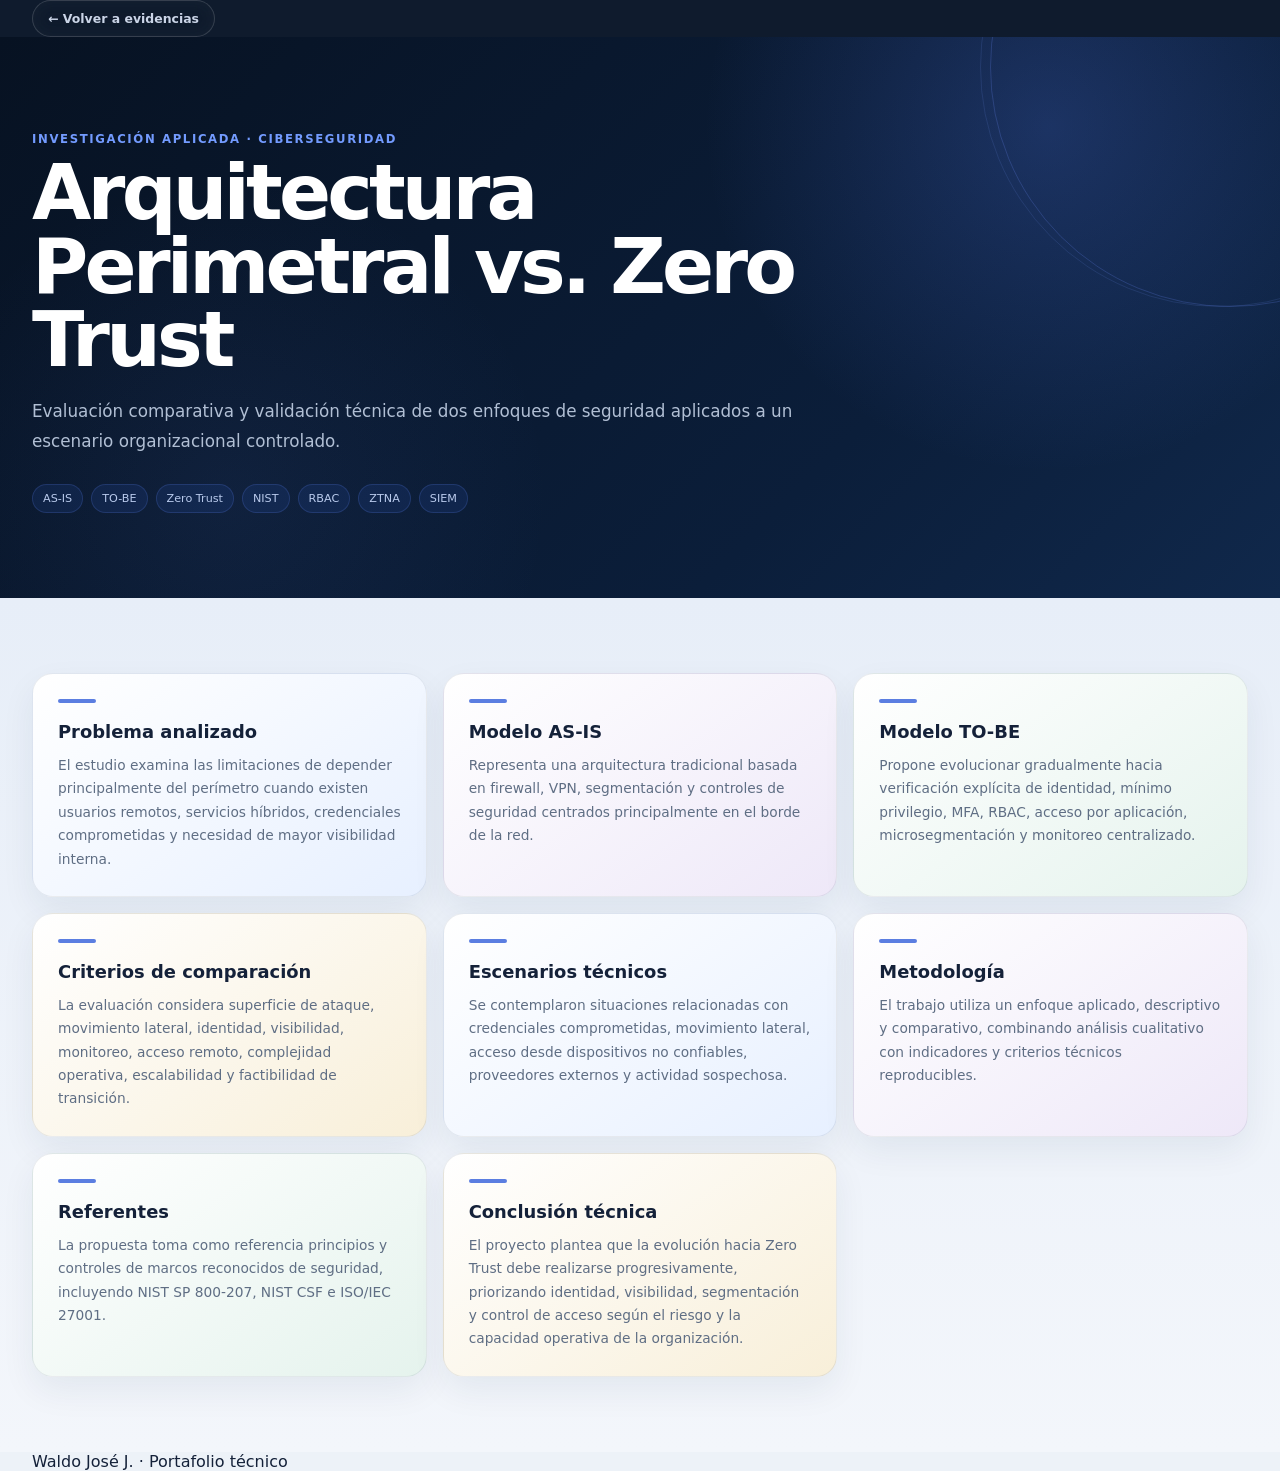
<file: evidence/defensa.html>
<!DOCTYPE html>
<html lang="es">
<head>
<meta charset="UTF-8">
<meta name="viewport" content="width=device-width,initial-scale=1">
<meta name="robots" content="index,follow">
<title>Evaluación Perimetral vs Zero Trust | Waldo José J.</title>

  <link
    rel="stylesheet"
    href="../css/reset.css"
  >

  <link
    rel="stylesheet"
    href="../css/redesign.css"
  >


    <link
        rel="stylesheet"
        href="../css/unified.css"
    >

</head>

<body class="evidence-detail-page">


<header class="evidence-detail-header">
  <div class="shell">

    <a href="../index.html#evidencias">
      ← Volver a evidencias
    </a>

  </div>
</header>


<main>

<section class="evidence-detail-hero">
<div class="container">

<p class="eyebrow">
Investigación aplicada · Ciberseguridad
</p>

<h1>
Arquitectura Perimetral vs. Zero Trust
</h1>

<p class="evidence-detail-lead">
Evaluación comparativa y validación técnica de dos
enfoques de seguridad aplicados a un escenario
organizacional controlado.
</p>

<div class="evidence-detail-tags">
<span>AS-IS</span>
<span>TO-BE</span>
<span>Zero Trust</span>
<span>NIST</span>
<span>RBAC</span>
<span>ZTNA</span>
<span>SIEM</span>
</div>

</div>
</section>


<section class="evidence-detail-content">
<div class="container evidence-detail-grid">

<article>
<h2>Problema analizado</h2>
<p>
El estudio examina las limitaciones de depender
principalmente del perímetro cuando existen usuarios
remotos, servicios híbridos, credenciales comprometidas
y necesidad de mayor visibilidad interna.
</p>
</article>

<article>
<h2>Modelo AS-IS</h2>
<p>
Representa una arquitectura tradicional basada en
firewall, VPN, segmentación y controles de seguridad
centrados principalmente en el borde de la red.
</p>
</article>

<article>
<h2>Modelo TO-BE</h2>
<p>
Propone evolucionar gradualmente hacia verificación
explícita de identidad, mínimo privilegio, MFA, RBAC,
acceso por aplicación, microsegmentación y monitoreo
centralizado.
</p>
</article>

<article>
<h2>Criterios de comparación</h2>
<p>
La evaluación considera superficie de ataque,
movimiento lateral, identidad, visibilidad,
monitoreo, acceso remoto, complejidad operativa,
escalabilidad y factibilidad de transición.
</p>
</article>

<article>
<h2>Escenarios técnicos</h2>
<p>
Se contemplaron situaciones relacionadas con
credenciales comprometidas, movimiento lateral,
acceso desde dispositivos no confiables, proveedores
externos y actividad sospechosa.
</p>
</article>

<article>
<h2>Metodología</h2>
<p>
El trabajo utiliza un enfoque aplicado, descriptivo
y comparativo, combinando análisis cualitativo con
indicadores y criterios técnicos reproducibles.
</p>
</article>

<article>
<h2>Referentes</h2>
<p>
La propuesta toma como referencia principios y
controles de marcos reconocidos de seguridad,
incluyendo NIST SP 800-207, NIST CSF e ISO/IEC 27001.
</p>
</article>

<article>
<h2>Conclusión técnica</h2>
<p>
El proyecto plantea que la evolución hacia Zero Trust
debe realizarse progresivamente, priorizando identidad,
visibilidad, segmentación y control de acceso según el
riesgo y la capacidad operativa de la organización.
</p>
</article>

</div>
</section>

</main>

<footer class="evidence-detail-footer">
<div class="container">
<p>Waldo José J. · Portafolio técnico</p>
</div>
</footer>

</body>
</html>
</file>
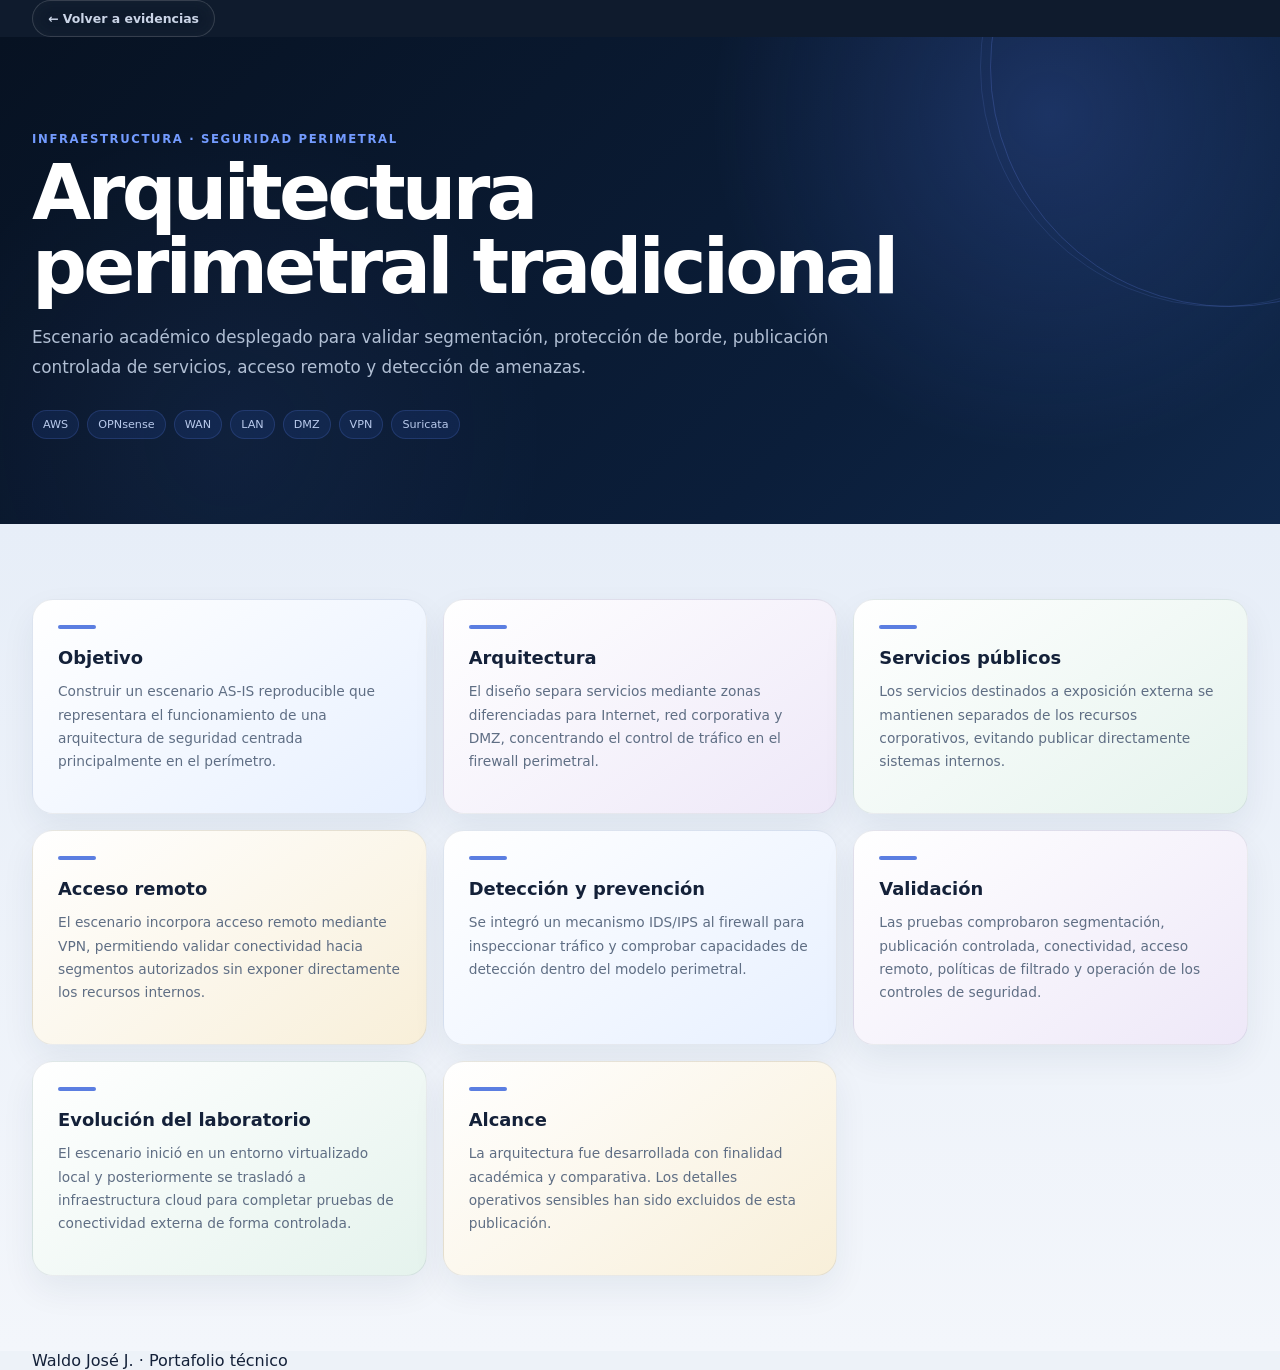
<file: evidence/perimetral.html>
<!DOCTYPE html>
<html lang="es">
<head>
<meta charset="UTF-8">
<meta name="viewport" content="width=device-width,initial-scale=1">
<meta name="robots" content="index,follow">
<title>Arquitectura Perimetral | Waldo José J.</title>

  <link
    rel="stylesheet"
    href="../css/reset.css"
  >

  <link
    rel="stylesheet"
    href="../css/redesign.css"
  >


    <link
        rel="stylesheet"
        href="../css/unified.css"
    >

</head>

<body class="evidence-detail-page">


<header class="evidence-detail-header">
  <div class="shell">

    <a href="../index.html#evidencias">
      ← Volver a evidencias
    </a>

  </div>
</header>


<main>

<section class="evidence-detail-hero">
<div class="container">

<p class="eyebrow">
Infraestructura · Seguridad perimetral
</p>

<h1>
Arquitectura perimetral tradicional
</h1>

<p class="evidence-detail-lead">
Escenario académico desplegado para validar segmentación,
protección de borde, publicación controlada de servicios,
acceso remoto y detección de amenazas.
</p>

<div class="evidence-detail-tags">
<span>AWS</span>
<span>OPNsense</span>
<span>WAN</span>
<span>LAN</span>
<span>DMZ</span>
<span>VPN</span>
<span>Suricata</span>
</div>

</div>
</section>


<section class="evidence-detail-content">
<div class="container evidence-detail-grid">

<article>
<h2>Objetivo</h2>
<p>
Construir un escenario AS-IS reproducible que representara
el funcionamiento de una arquitectura de seguridad
centrada principalmente en el perímetro.
</p>
</article>

<article>
<h2>Arquitectura</h2>
<p>
El diseño separa servicios mediante zonas diferenciadas
para Internet, red corporativa y DMZ, concentrando el
control de tráfico en el firewall perimetral.
</p>
</article>

<article>
<h2>Servicios públicos</h2>
<p>
Los servicios destinados a exposición externa se
mantienen separados de los recursos corporativos,
evitando publicar directamente sistemas internos.
</p>
</article>

<article>
<h2>Acceso remoto</h2>
<p>
El escenario incorpora acceso remoto mediante VPN,
permitiendo validar conectividad hacia segmentos
autorizados sin exponer directamente los recursos
internos.
</p>
</article>

<article>
<h2>Detección y prevención</h2>
<p>
Se integró un mecanismo IDS/IPS al firewall para
inspeccionar tráfico y comprobar capacidades de
detección dentro del modelo perimetral.
</p>
</article>

<article>
<h2>Validación</h2>
<p>
Las pruebas comprobaron segmentación, publicación
controlada, conectividad, acceso remoto, políticas
de filtrado y operación de los controles de seguridad.
</p>
</article>

<article>
<h2>Evolución del laboratorio</h2>
<p>
El escenario inició en un entorno virtualizado local
y posteriormente se trasladó a infraestructura cloud
para completar pruebas de conectividad externa de
forma controlada.
</p>
</article>

<article>
<h2>Alcance</h2>
<p>
La arquitectura fue desarrollada con finalidad
académica y comparativa. Los detalles operativos
sensibles han sido excluidos de esta publicación.
</p>
</article>

</div>
</section>

</main>

<footer class="evidence-detail-footer">
<div class="container">
<p>Waldo José J. · Portafolio técnico</p>
</div>
</footer>

</body>
</html>
</file>
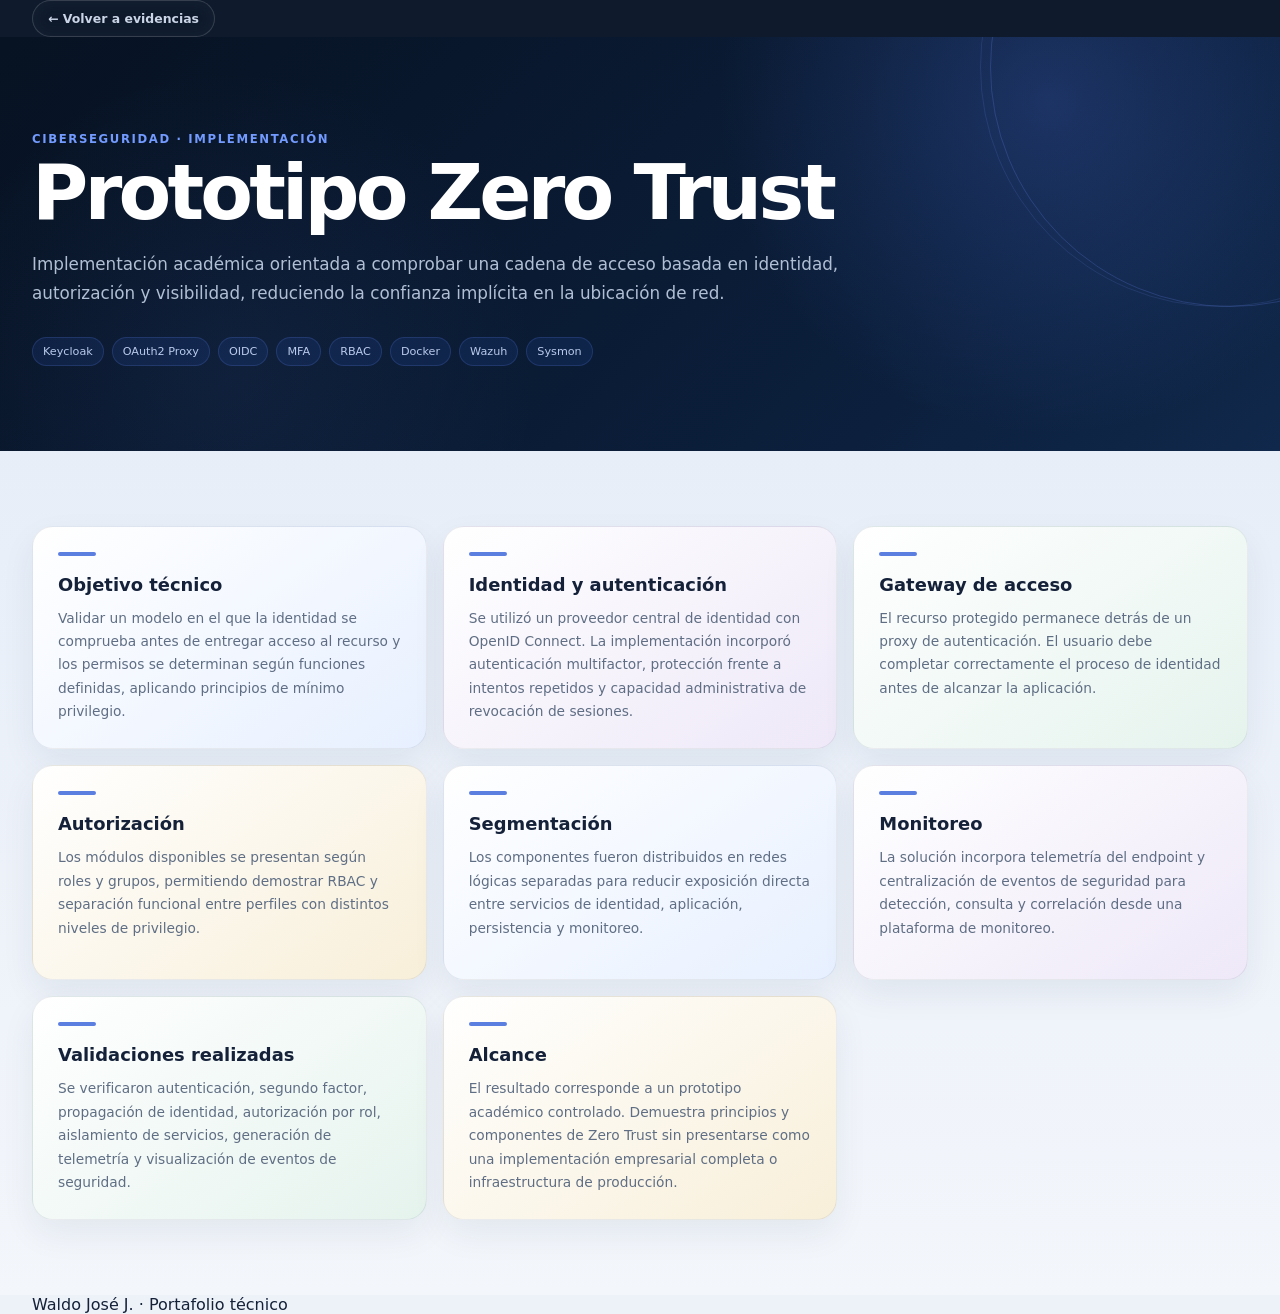
<file: evidence/zero-trust.html>
<!DOCTYPE html>
<html lang="es">
<head>
<meta charset="UTF-8">
<meta name="viewport" content="width=device-width,initial-scale=1">
<meta name="robots" content="index,follow">
<title>Implementación Zero Trust | Waldo José J.</title>

  <link
    rel="stylesheet"
    href="../css/reset.css"
  >

  <link
    rel="stylesheet"
    href="../css/redesign.css"
  >


    <link
        rel="stylesheet"
        href="../css/unified.css"
    >

</head>

<body class="evidence-detail-page">


<header class="evidence-detail-header">
  <div class="shell">

    <a href="../index.html#evidencias">
      ← Volver a evidencias
    </a>

  </div>
</header>


<main>

<section class="evidence-detail-hero">
<div class="container">

<p class="eyebrow">
Ciberseguridad · Implementación
</p>

<h1>
Prototipo Zero Trust
</h1>

<p class="evidence-detail-lead">
Implementación académica orientada a comprobar una cadena
de acceso basada en identidad, autorización y visibilidad,
reduciendo la confianza implícita en la ubicación de red.
</p>

<div class="evidence-detail-tags">
<span>Keycloak</span>
<span>OAuth2 Proxy</span>
<span>OIDC</span>
<span>MFA</span>
<span>RBAC</span>
<span>Docker</span>
<span>Wazuh</span>
<span>Sysmon</span>
</div>

</div>
</section>


<section class="evidence-detail-content">
<div class="container evidence-detail-grid">

<article>
<h2>Objetivo técnico</h2>
<p>
Validar un modelo en el que la identidad se comprueba antes
de entregar acceso al recurso y los permisos se determinan
según funciones definidas, aplicando principios de mínimo
privilegio.
</p>
</article>

<article>
<h2>Identidad y autenticación</h2>
<p>
Se utilizó un proveedor central de identidad con OpenID
Connect. La implementación incorporó autenticación
multifactor, protección frente a intentos repetidos y
capacidad administrativa de revocación de sesiones.
</p>
</article>

<article>
<h2>Gateway de acceso</h2>
<p>
El recurso protegido permanece detrás de un proxy de
autenticación. El usuario debe completar correctamente
el proceso de identidad antes de alcanzar la aplicación.
</p>
</article>

<article>
<h2>Autorización</h2>
<p>
Los módulos disponibles se presentan según roles y grupos,
permitiendo demostrar RBAC y separación funcional entre
perfiles con distintos niveles de privilegio.
</p>
</article>

<article>
<h2>Segmentación</h2>
<p>
Los componentes fueron distribuidos en redes lógicas
separadas para reducir exposición directa entre servicios
de identidad, aplicación, persistencia y monitoreo.
</p>
</article>

<article>
<h2>Monitoreo</h2>
<p>
La solución incorpora telemetría del endpoint y
centralización de eventos de seguridad para detección,
consulta y correlación desde una plataforma de monitoreo.
</p>
</article>

<article>
<h2>Validaciones realizadas</h2>
<p>
Se verificaron autenticación, segundo factor, propagación
de identidad, autorización por rol, aislamiento de
servicios, generación de telemetría y visualización de
eventos de seguridad.
</p>
</article>

<article>
<h2>Alcance</h2>
<p>
El resultado corresponde a un prototipo académico
controlado. Demuestra principios y componentes de Zero
Trust sin presentarse como una implementación empresarial
completa o infraestructura de producción.
</p>
</article>

</div>
</section>

</main>

<footer class="evidence-detail-footer">
<div class="container">
<p>Waldo José J. · Portafolio técnico</p>
</div>
</footer>

</body>
</html>
</file>
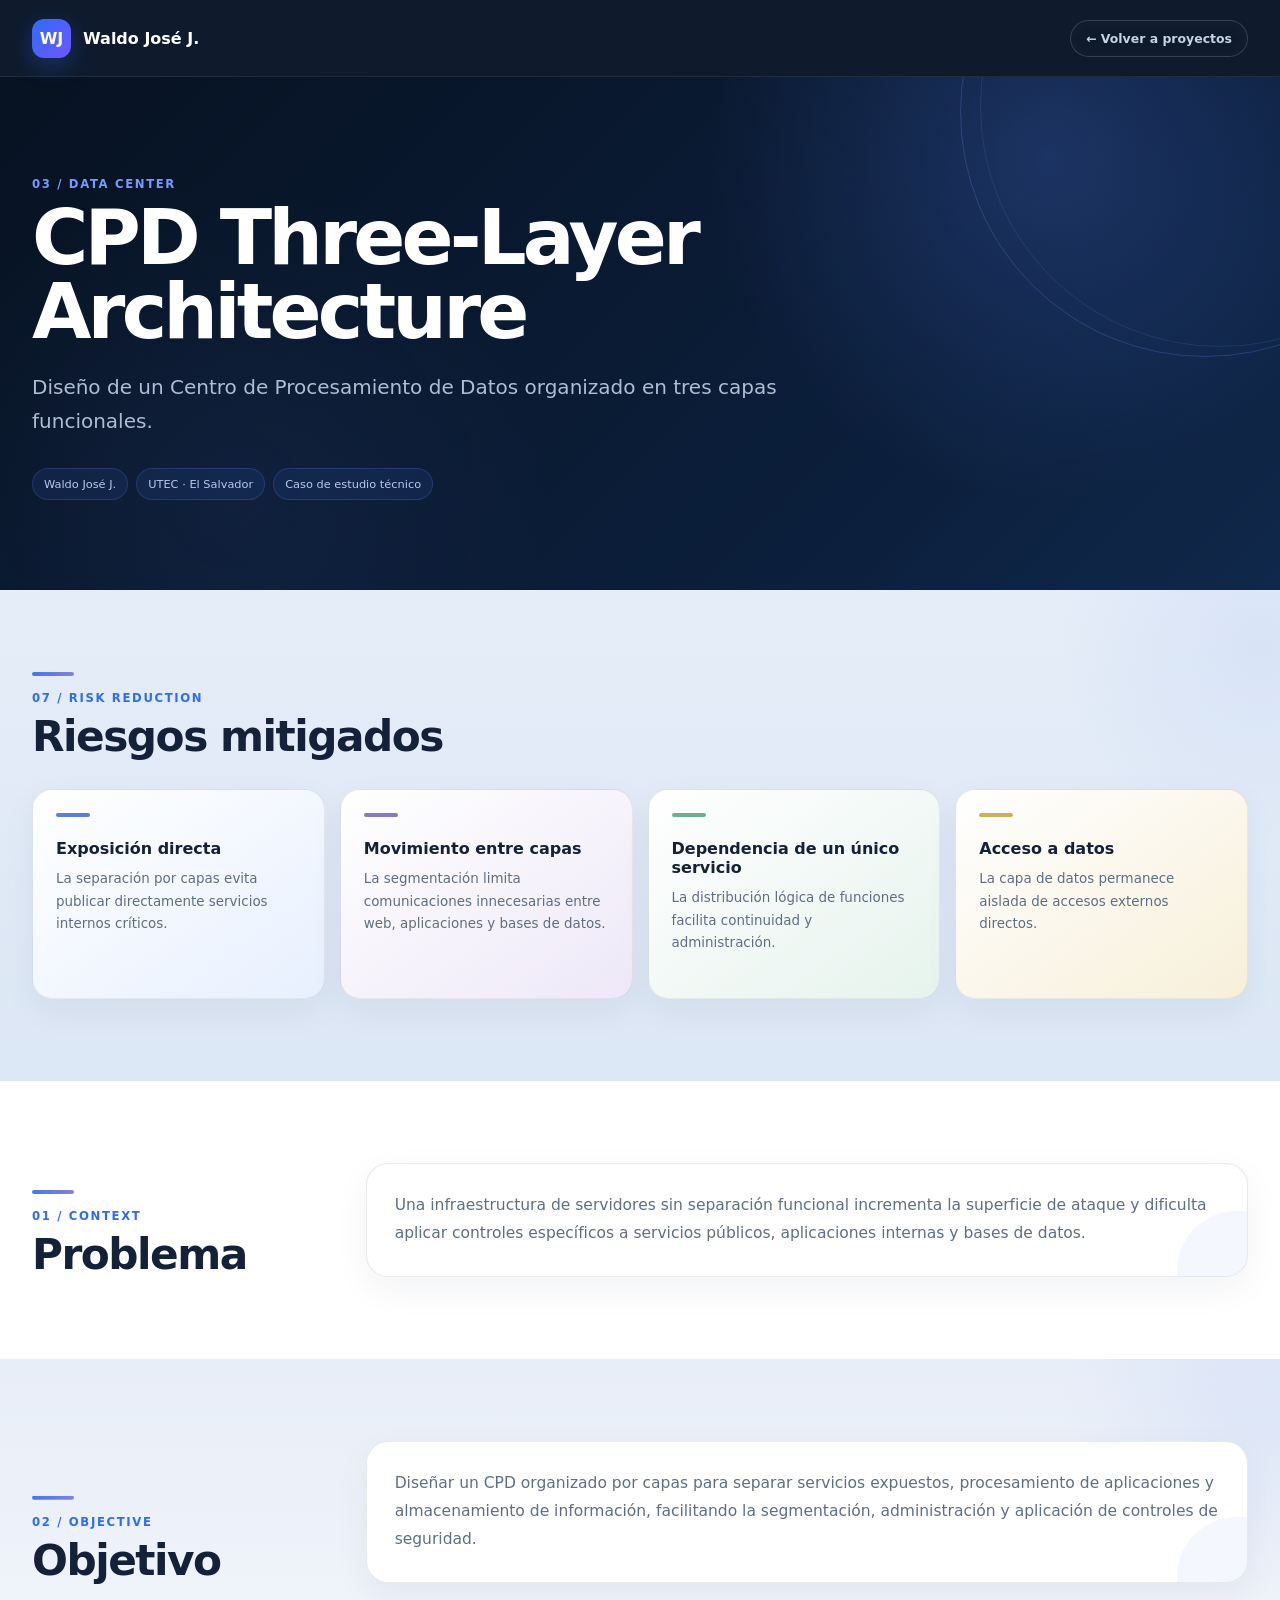
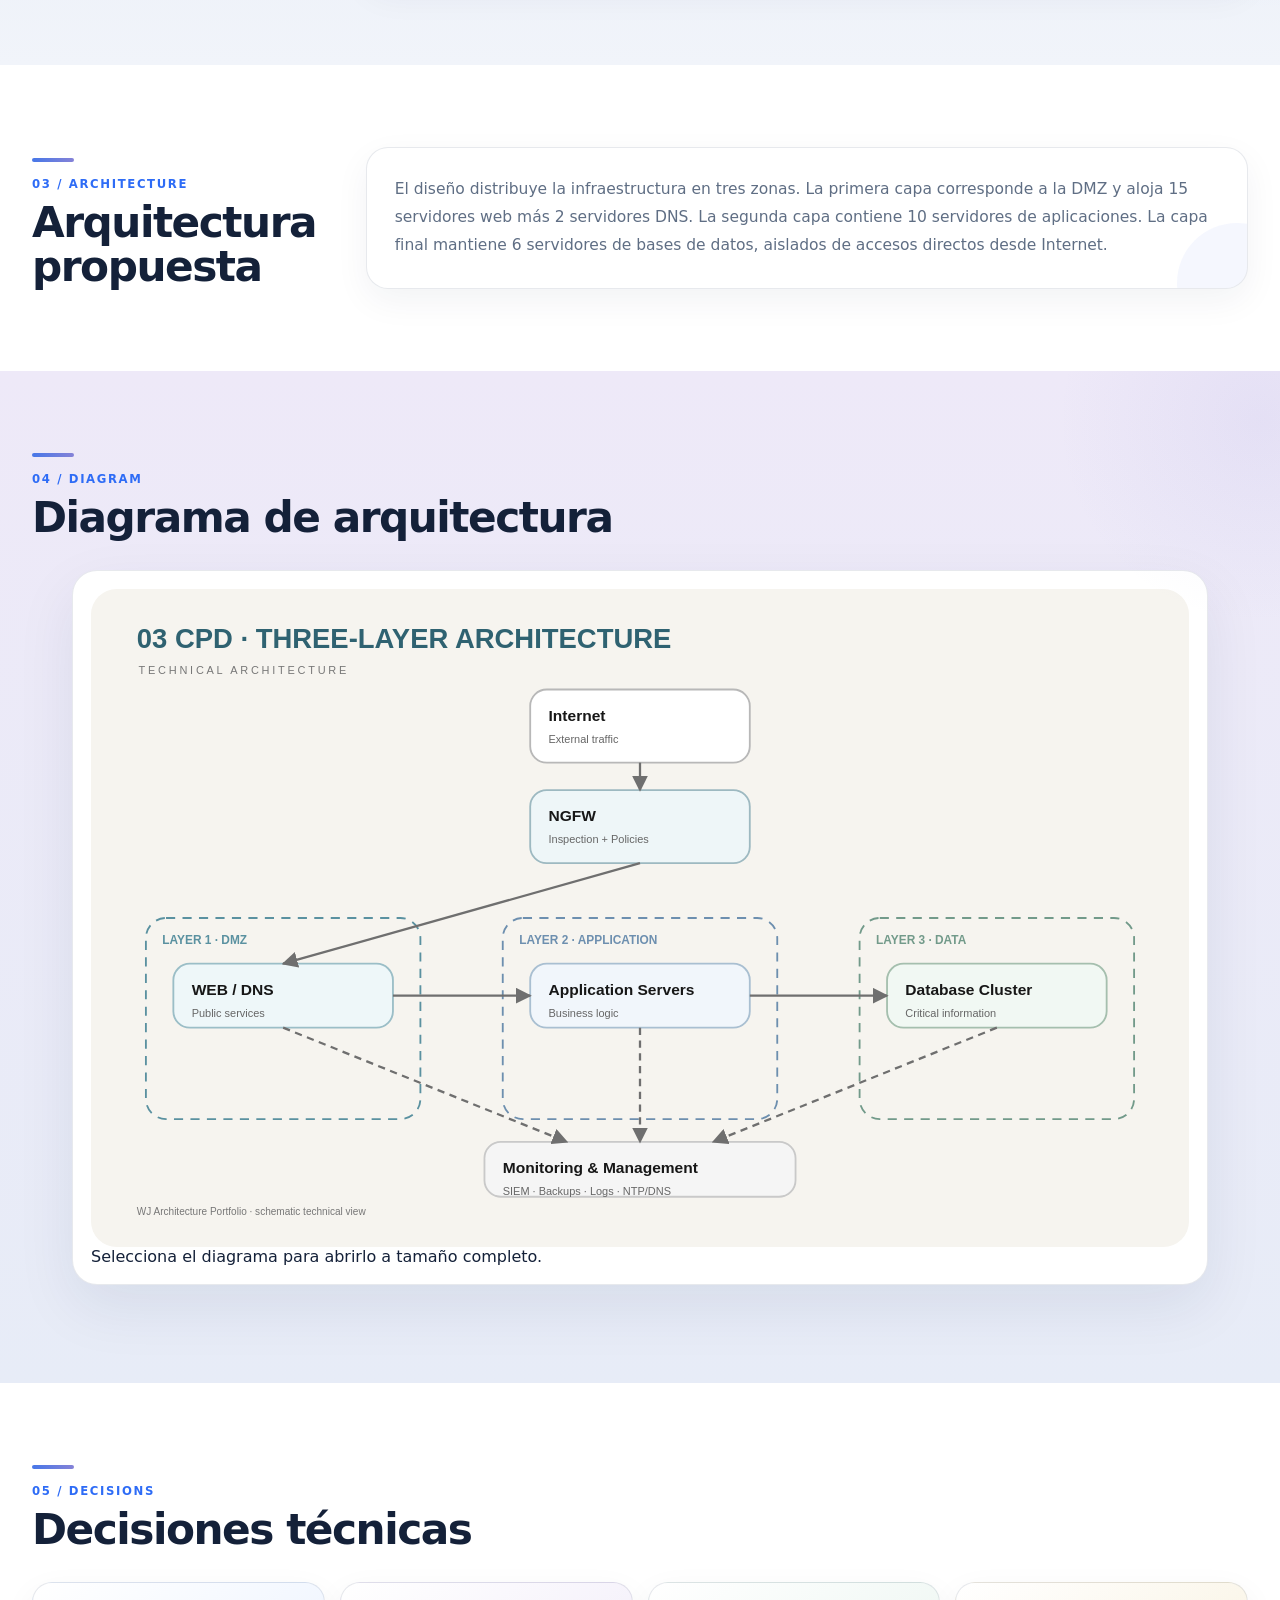
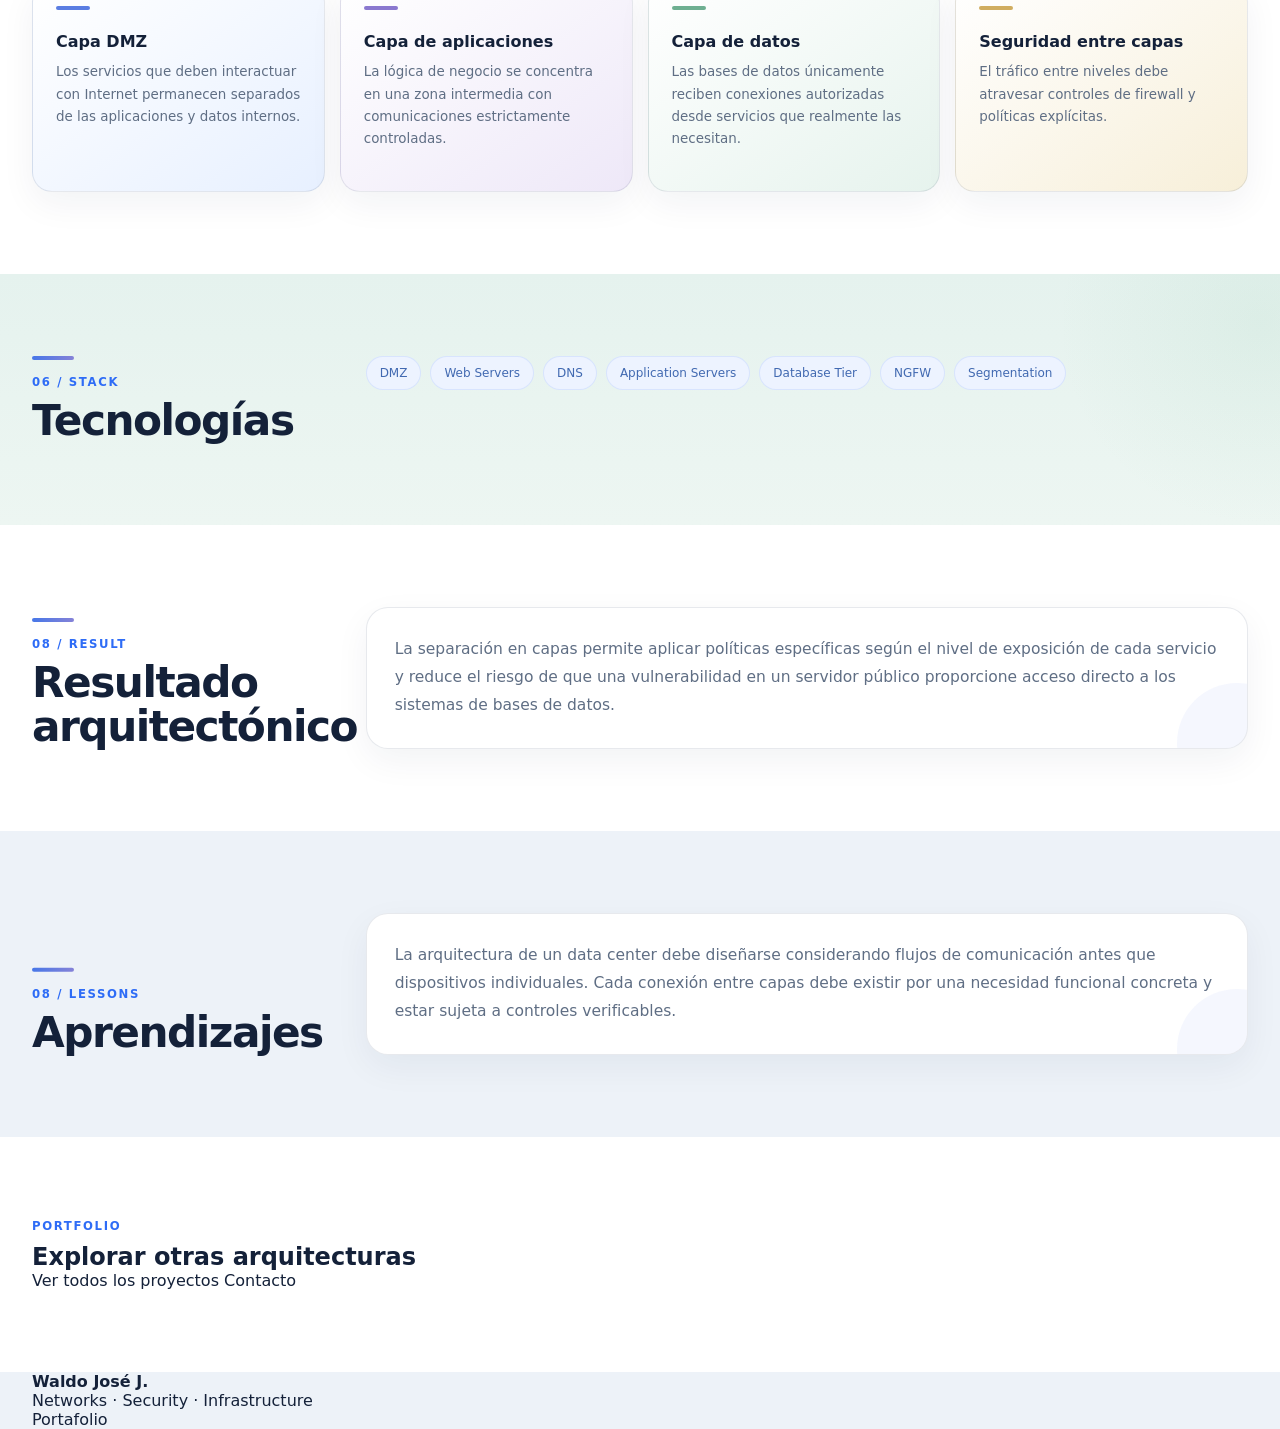
<file: projects/cpd.html>
<!DOCTYPE html>
<html lang="es">

<head>

  <meta charset="UTF-8">

  <meta
    name="viewport"
    content="width=device-width, initial-scale=1.0"
  >

  <meta
    name="description"
    content="CPD Three-Layer Architecture - Caso de estudio técnico del portafolio profesional de Waldo José J."
  >

  <title>CPD Three-Layer Architecture | Waldo José J.</title>


  <link
    rel="stylesheet"
    href="../css/reset.css"
  >

  <link
    rel="stylesheet"
    href="../css/redesign.css"
  >


    <link
        rel="stylesheet"
        href="../css/unified.css"
    >

</head>

<body class="inner-page">


<header class="inner-header">
  <div class="shell inner-header-layout">

    <a
      class="brand"
      href="../index.html"
    >
      <span class="brand-symbol">WJ</span>
      <span>Waldo José J.</span>
    </a>

    <a
      href="../index.html#proyectos"
      class="inner-back"
    >
      ← Volver a proyectos
    </a>

  </div>
</header>



<main class="case-study">

<section class="section case-hero">

  <div class="container">

    <p class="eyebrow">
      03 / Data Center
    </p>

    <h1 class="case-title">
      CPD Three-Layer Architecture
    </h1>

    <p class="case-lead">
      Diseño de un Centro de Procesamiento de Datos organizado en tres capas funcionales.
    </p>

    <div class="case-meta">

      <span>Waldo José J.</span>
      <span>UTEC · El Salvador</span>
      <span>Caso de estudio técnico</span>

    </div>

  </div>

</section>



<section class="section">
  <div class="container">
    <div class="case-wide-header">
      <p class="eyebrow">07 / Risk Reduction</p>
      <h2>Riesgos mitigados</h2>
    </div>

    <div class="case-decision-grid">
      <article class="case-mini-card">
        <h3>Exposición directa</h3>
        <p>
          La separación por capas evita publicar directamente
          servicios internos críticos.
        </p>
      </article>

      <article class="case-mini-card">
        <h3>Movimiento entre capas</h3>
        <p>
          La segmentación limita comunicaciones innecesarias
          entre web, aplicaciones y bases de datos.
        </p>
      </article>

      <article class="case-mini-card">
        <h3>Dependencia de un único servicio</h3>
        <p>
          La distribución lógica de funciones facilita
          continuidad y administración.
        </p>
      </article>

      <article class="case-mini-card">
        <h3>Acceso a datos</h3>
        <p>
          La capa de datos permanece aislada de accesos
          externos directos.
        </p>
      </article>
    </div>
  </div>
</section>


<section class="section">

  <div class="container case-intro-grid">

    <div class="case-section-title">
      <p class="eyebrow">01 / Context</p>
      <h2>Problema</h2>
    </div>

    <div class="case-prose">
      <p>Una infraestructura de servidores sin separación funcional incrementa la superficie de ataque y dificulta aplicar controles específicos a servicios públicos, aplicaciones internas y bases de datos.</p>
    </div>

  </div>

</section>


<section class="section">

  <div class="container case-intro-grid">

    <div class="case-section-title">
      <p class="eyebrow">02 / Objective</p>
      <h2>Objetivo</h2>
    </div>

    <div class="case-prose">
      <p>Diseñar un CPD organizado por capas para separar servicios expuestos, procesamiento de aplicaciones y almacenamiento de información, facilitando la segmentación, administración y aplicación de controles de seguridad.</p>
    </div>

  </div>

</section>


<section class="section">

  <div class="container case-intro-grid">

    <div class="case-section-title">
      <p class="eyebrow">03 / Architecture</p>
      <h2>Arquitectura propuesta</h2>
    </div>

    <div class="case-prose">
      <p>El diseño distribuye la infraestructura en tres zonas. La primera capa corresponde a la DMZ y aloja 15 servidores web más 2 servidores DNS. La segunda capa contiene 10 servidores de aplicaciones. La capa final mantiene 6 servidores de bases de datos, aislados de accesos directos desde Internet.</p>
    </div>

  </div>

</section>


<section class="section case-diagram-section">

  <div class="container">

    <div class="case-wide-header">
      <p class="eyebrow">04 / Diagram</p>
      <h2>Diagrama de arquitectura</h2>
    </div>

    <figure class="architecture-figure case-architecture">

      <a
        href="../assets/images/cpd/architecture.svg"
        target="_blank"
        rel="noopener"
        class="architecture-open"
      >

        <img
          class="architecture-image"
          src="../assets/images/cpd/architecture.svg"
          alt="Diagrama técnico de CPD Three-Layer Architecture"
          loading="lazy"
        >

      </a>

      <figcaption>
        Selecciona el diagrama para abrirlo a tamaño completo.
      </figcaption>

    </figure>

  </div>

</section>


<section class="section">

  <div class="container">

    <div class="case-wide-header">
      <p class="eyebrow">05 / Decisions</p>
      <h2>Decisiones técnicas</h2>
    </div>

    <div class="case-decision-grid">
      
          <article class="case-mini-card">
            <h3>Capa DMZ</h3>
            <p>Los servicios que deben interactuar con Internet permanecen separados de las aplicaciones y datos internos.</p>
          </article>
        

          <article class="case-mini-card">
            <h3>Capa de aplicaciones</h3>
            <p>La lógica de negocio se concentra en una zona intermedia con comunicaciones estrictamente controladas.</p>
          </article>
        

          <article class="case-mini-card">
            <h3>Capa de datos</h3>
            <p>Las bases de datos únicamente reciben conexiones autorizadas desde servicios que realmente las necesitan.</p>
          </article>
        

          <article class="case-mini-card">
            <h3>Seguridad entre capas</h3>
            <p>El tráfico entre niveles debe atravesar controles de firewall y políticas explícitas.</p>
          </article>
        
    </div>

  </div>

</section>


<section class="section">

  <div class="container case-intro-grid">

    <div class="case-section-title">
      <p class="eyebrow">06 / Stack</p>
      <h2>Tecnologías</h2>
    </div>

    <div class="case-tech-stack">
      <span>DMZ</span>
<span>Web Servers</span>
<span>DNS</span>
<span>Application Servers</span>
<span>Database Tier</span>
<span>NGFW</span>
<span>Segmentation</span>
    </div>

  </div>

</section>


<section class="section">

  <div class="container case-intro-grid">

    <div class="case-section-title">
      <p class="eyebrow">08 / Result</p>
      <h2>Resultado arquitectónico</h2>
    </div>

    <div class="case-prose">
      <p>La separación en capas permite aplicar políticas específicas según el nivel de exposición de cada servicio y reduce el riesgo de que una vulnerabilidad en un servidor público proporcione acceso directo a los sistemas de bases de datos.</p>
    </div>

  </div>

</section>


<section class="section case-lessons">

  <div class="container case-intro-grid">

    <div class="case-section-title">
      <p class="eyebrow">08 / Lessons</p>
      <h2>Aprendizajes</h2>
    </div>

    <div class="case-prose case-prose-large">
      <p>La arquitectura de un data center debe diseñarse considerando flujos de comunicación antes que dispositivos individuales. Cada conexión entre capas debe existir por una necesidad funcional concreta y estar sujeta a controles verificables.</p>
    </div>

  </div>

</section>


<section class="section case-next">

  <div class="container">

    <p class="eyebrow">
      Portfolio
    </p>

    <h2>
      Explorar otras arquitecturas
    </h2>

    <div class="case-actions">

      <a
        class="button button-primary"
        href="../index.html#proyectos"
      >
        Ver todos los proyectos
      </a>

      <a
        class="button button-secondary"
        href="../index.html#contacto"
      >
        Contacto
      </a>

    </div>

  </div>

</section>

</main>


<footer class="site-footer">

  <div class="container footer-grid">

    <div>
      <strong>Waldo José J.</strong>

      <p>
        Networks · Security · Infrastructure
      </p>
    </div>

    <a
      href="../index.html"
      class="text-link"
    >
      Portafolio
    </a>

  </div>

</footer>

</body>
</html>
</file>
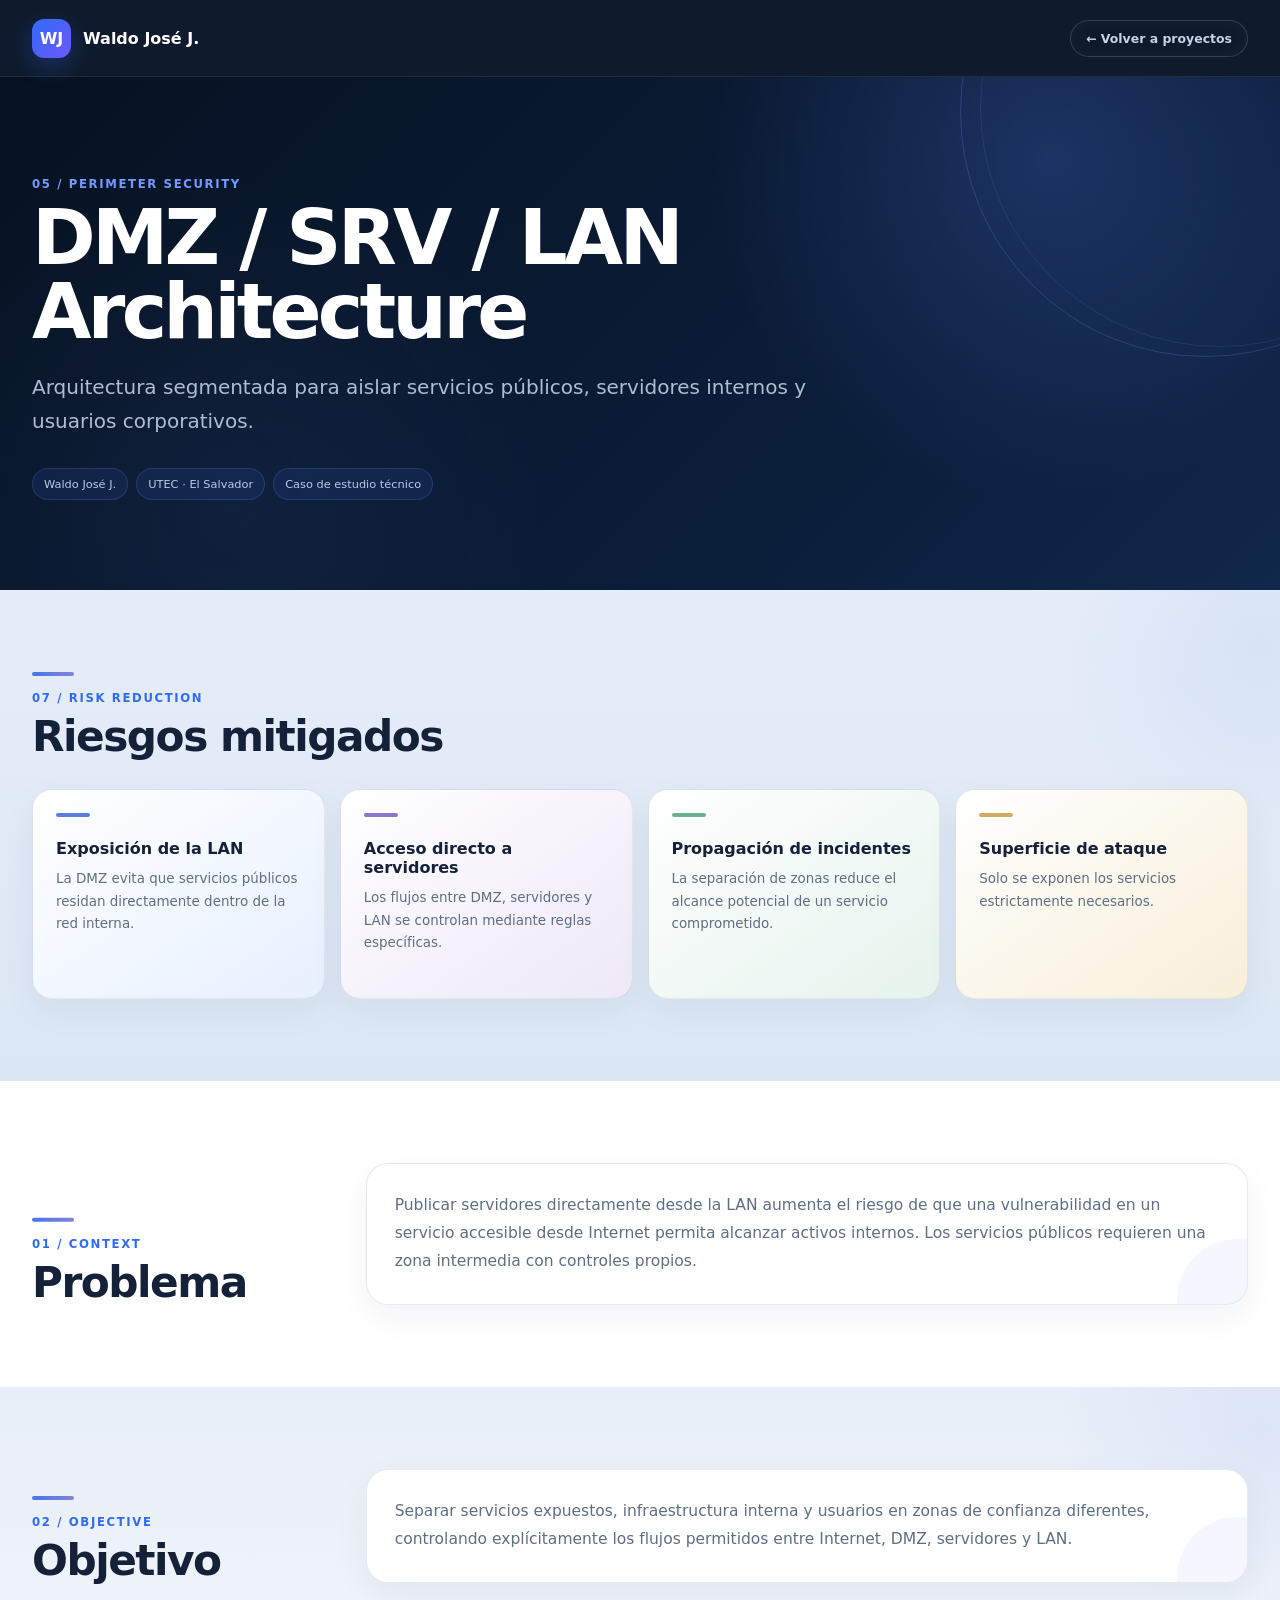
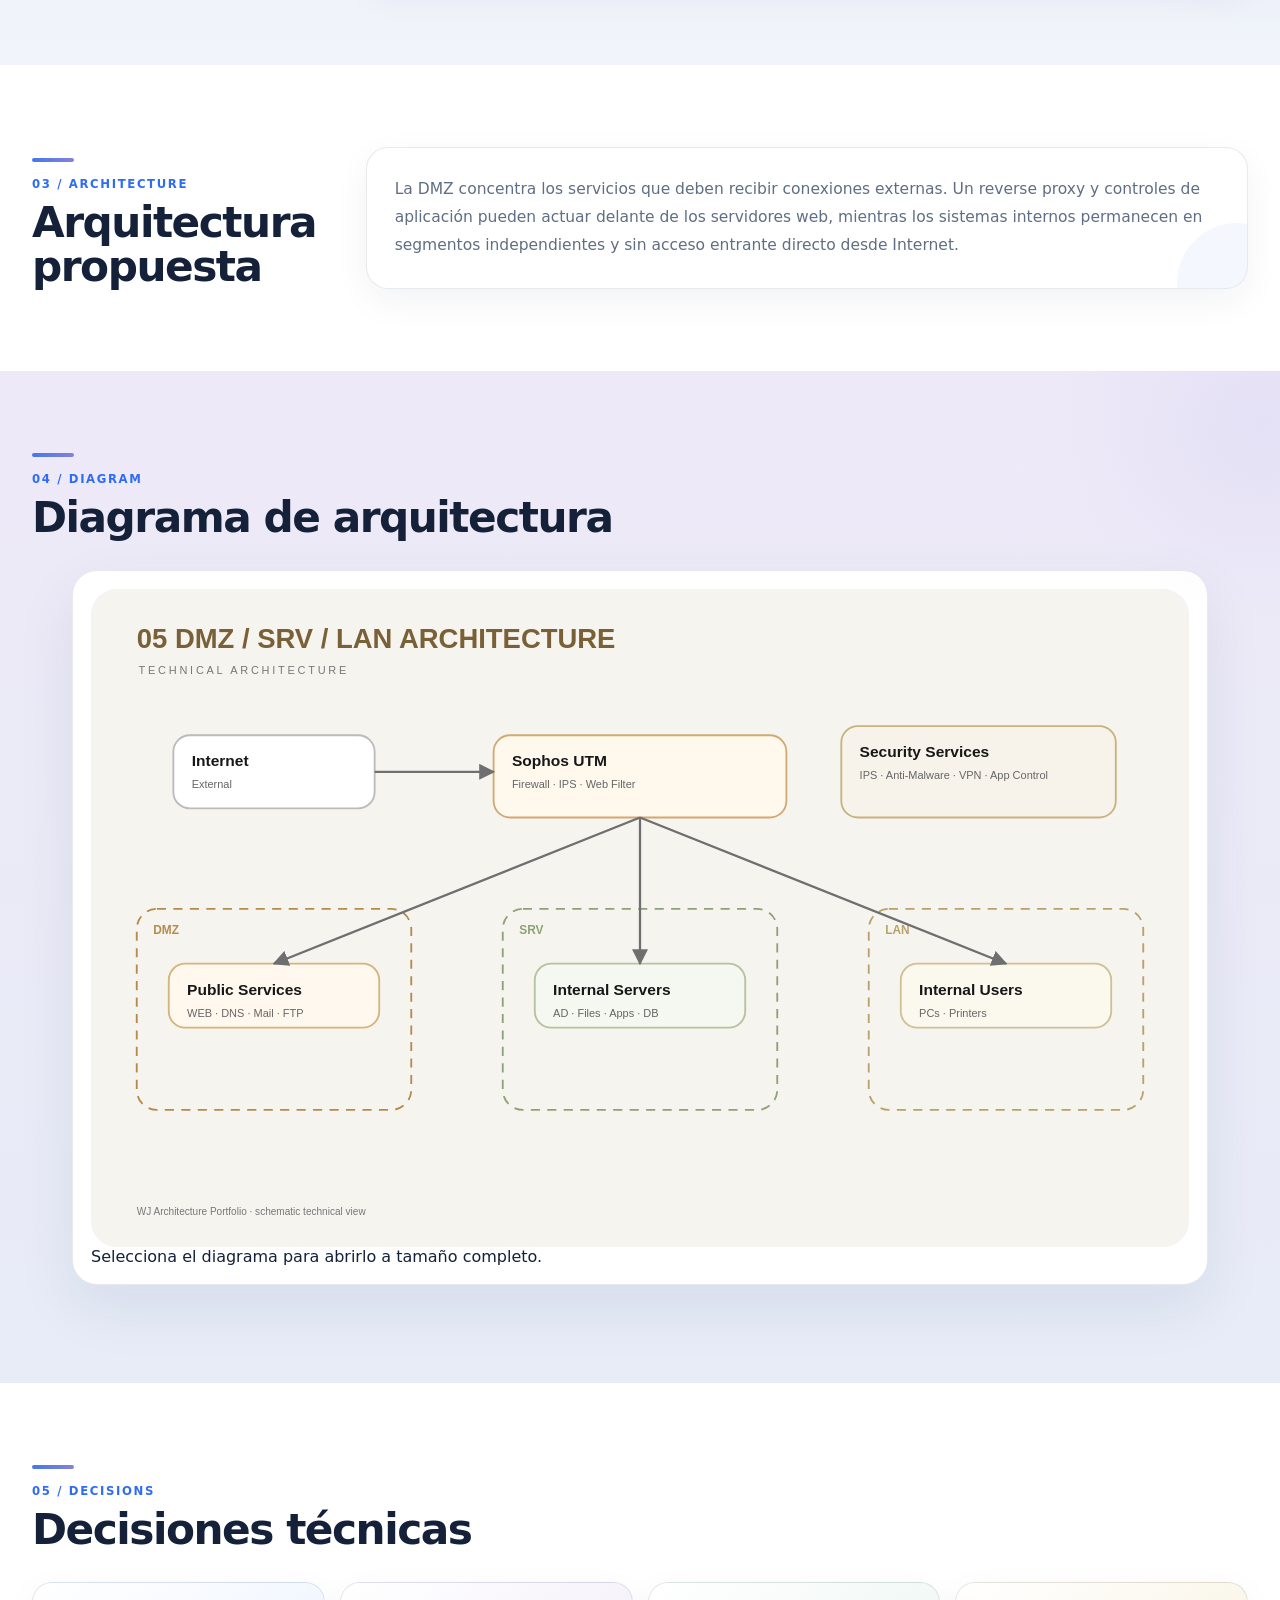
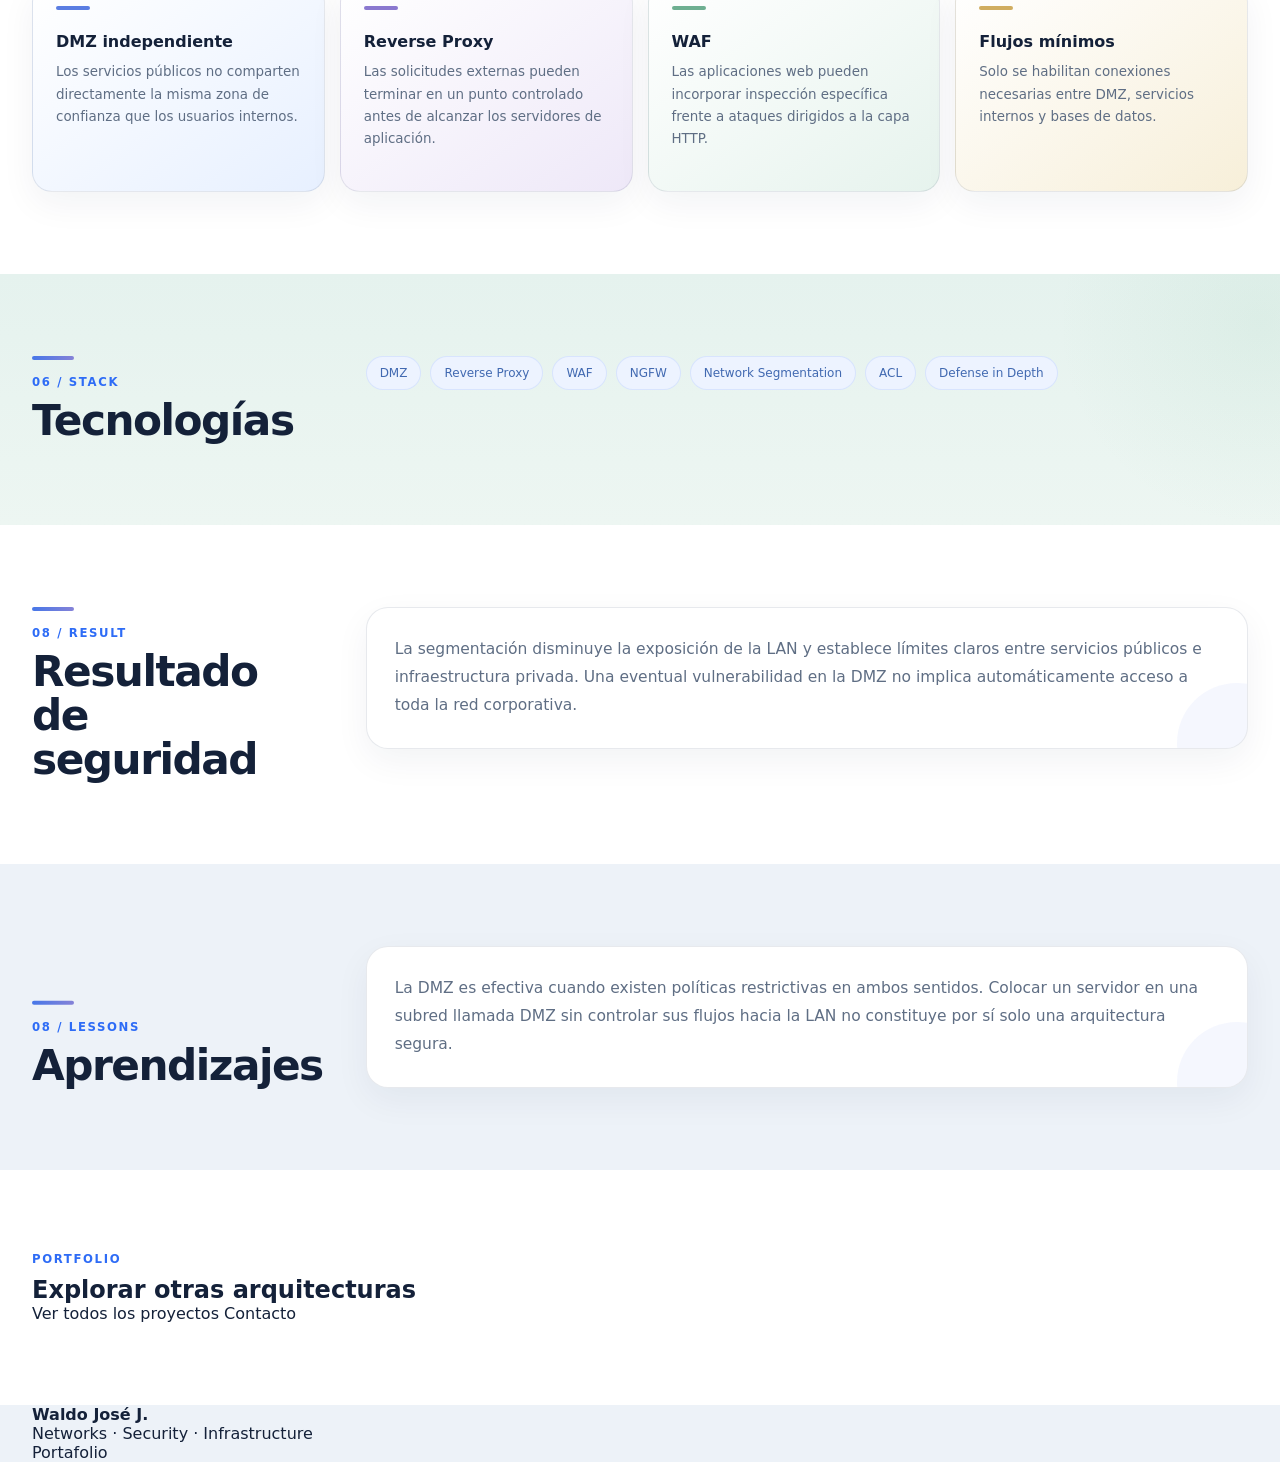
<file: projects/dmz.html>
<!DOCTYPE html>
<html lang="es">

<head>

  <meta charset="UTF-8">

  <meta
    name="viewport"
    content="width=device-width, initial-scale=1.0"
  >

  <meta
    name="description"
    content="DMZ / SRV / LAN Architecture - Caso de estudio técnico del portafolio profesional de Waldo José J."
  >

  <title>DMZ / SRV / LAN Architecture | Waldo José J.</title>


  <link
    rel="stylesheet"
    href="../css/reset.css"
  >

  <link
    rel="stylesheet"
    href="../css/redesign.css"
  >


    <link
        rel="stylesheet"
        href="../css/unified.css"
    >

</head>

<body class="inner-page">


<header class="inner-header">
  <div class="shell inner-header-layout">

    <a
      class="brand"
      href="../index.html"
    >
      <span class="brand-symbol">WJ</span>
      <span>Waldo José J.</span>
    </a>

    <a
      href="../index.html#proyectos"
      class="inner-back"
    >
      ← Volver a proyectos
    </a>

  </div>
</header>



<main class="case-study">

<section class="section case-hero">

  <div class="container">

    <p class="eyebrow">
      05 / Perimeter Security
    </p>

    <h1 class="case-title">
      DMZ / SRV / LAN Architecture
    </h1>

    <p class="case-lead">
      Arquitectura segmentada para aislar servicios públicos, servidores internos y usuarios corporativos.
    </p>

    <div class="case-meta">

      <span>Waldo José J.</span>
      <span>UTEC · El Salvador</span>
      <span>Caso de estudio técnico</span>

    </div>

  </div>

</section>



<section class="section">
  <div class="container">
    <div class="case-wide-header">
      <p class="eyebrow">07 / Risk Reduction</p>
      <h2>Riesgos mitigados</h2>
    </div>

    <div class="case-decision-grid">
      <article class="case-mini-card">
        <h3>Exposición de la LAN</h3>
        <p>
          La DMZ evita que servicios públicos residan
          directamente dentro de la red interna.
        </p>
      </article>

      <article class="case-mini-card">
        <h3>Acceso directo a servidores</h3>
        <p>
          Los flujos entre DMZ, servidores y LAN se controlan
          mediante reglas específicas.
        </p>
      </article>

      <article class="case-mini-card">
        <h3>Propagación de incidentes</h3>
        <p>
          La separación de zonas reduce el alcance potencial
          de un servicio comprometido.
        </p>
      </article>

      <article class="case-mini-card">
        <h3>Superficie de ataque</h3>
        <p>
          Solo se exponen los servicios estrictamente necesarios.
        </p>
      </article>
    </div>
  </div>
</section>


<section class="section">

  <div class="container case-intro-grid">

    <div class="case-section-title">
      <p class="eyebrow">01 / Context</p>
      <h2>Problema</h2>
    </div>

    <div class="case-prose">
      <p>Publicar servidores directamente desde la LAN aumenta el riesgo de que una vulnerabilidad en un servicio accesible desde Internet permita alcanzar activos internos. Los servicios públicos requieren una zona intermedia con controles propios.</p>
    </div>

  </div>

</section>


<section class="section">

  <div class="container case-intro-grid">

    <div class="case-section-title">
      <p class="eyebrow">02 / Objective</p>
      <h2>Objetivo</h2>
    </div>

    <div class="case-prose">
      <p>Separar servicios expuestos, infraestructura interna y usuarios en zonas de confianza diferentes, controlando explícitamente los flujos permitidos entre Internet, DMZ, servidores y LAN.</p>
    </div>

  </div>

</section>


<section class="section">

  <div class="container case-intro-grid">

    <div class="case-section-title">
      <p class="eyebrow">03 / Architecture</p>
      <h2>Arquitectura propuesta</h2>
    </div>

    <div class="case-prose">
      <p>La DMZ concentra los servicios que deben recibir conexiones externas. Un reverse proxy y controles de aplicación pueden actuar delante de los servidores web, mientras los sistemas internos permanecen en segmentos independientes y sin acceso entrante directo desde Internet.</p>
    </div>

  </div>

</section>


<section class="section case-diagram-section">

  <div class="container">

    <div class="case-wide-header">
      <p class="eyebrow">04 / Diagram</p>
      <h2>Diagrama de arquitectura</h2>
    </div>

    <figure class="architecture-figure case-architecture">

      <a
        href="../assets/images/dmz/architecture.svg"
        target="_blank"
        rel="noopener"
        class="architecture-open"
      >

        <img
          class="architecture-image"
          src="../assets/images/dmz/architecture.svg"
          alt="Diagrama técnico de DMZ / SRV / LAN Architecture"
          loading="lazy"
        >

      </a>

      <figcaption>
        Selecciona el diagrama para abrirlo a tamaño completo.
      </figcaption>

    </figure>

  </div>

</section>


<section class="section">

  <div class="container">

    <div class="case-wide-header">
      <p class="eyebrow">05 / Decisions</p>
      <h2>Decisiones técnicas</h2>
    </div>

    <div class="case-decision-grid">
      
          <article class="case-mini-card">
            <h3>DMZ independiente</h3>
            <p>Los servicios públicos no comparten directamente la misma zona de confianza que los usuarios internos.</p>
          </article>
        

          <article class="case-mini-card">
            <h3>Reverse Proxy</h3>
            <p>Las solicitudes externas pueden terminar en un punto controlado antes de alcanzar los servidores de aplicación.</p>
          </article>
        

          <article class="case-mini-card">
            <h3>WAF</h3>
            <p>Las aplicaciones web pueden incorporar inspección específica frente a ataques dirigidos a la capa HTTP.</p>
          </article>
        

          <article class="case-mini-card">
            <h3>Flujos mínimos</h3>
            <p>Solo se habilitan conexiones necesarias entre DMZ, servicios internos y bases de datos.</p>
          </article>
        
    </div>

  </div>

</section>


<section class="section">

  <div class="container case-intro-grid">

    <div class="case-section-title">
      <p class="eyebrow">06 / Stack</p>
      <h2>Tecnologías</h2>
    </div>

    <div class="case-tech-stack">
      <span>DMZ</span>
<span>Reverse Proxy</span>
<span>WAF</span>
<span>NGFW</span>
<span>Network Segmentation</span>
<span>ACL</span>
<span>Defense in Depth</span>
    </div>

  </div>

</section>


<section class="section">

  <div class="container case-intro-grid">

    <div class="case-section-title">
      <p class="eyebrow">08 / Result</p>
      <h2>Resultado de seguridad</h2>
    </div>

    <div class="case-prose">
      <p>La segmentación disminuye la exposición de la LAN y establece límites claros entre servicios públicos e infraestructura privada. Una eventual vulnerabilidad en la DMZ no implica automáticamente acceso a toda la red corporativa.</p>
    </div>

  </div>

</section>


<section class="section case-lessons">

  <div class="container case-intro-grid">

    <div class="case-section-title">
      <p class="eyebrow">08 / Lessons</p>
      <h2>Aprendizajes</h2>
    </div>

    <div class="case-prose case-prose-large">
      <p>La DMZ es efectiva cuando existen políticas restrictivas en ambos sentidos. Colocar un servidor en una subred llamada DMZ sin controlar sus flujos hacia la LAN no constituye por sí solo una arquitectura segura.</p>
    </div>

  </div>

</section>


<section class="section case-next">

  <div class="container">

    <p class="eyebrow">
      Portfolio
    </p>

    <h2>
      Explorar otras arquitecturas
    </h2>

    <div class="case-actions">

      <a
        class="button button-primary"
        href="../index.html#proyectos"
      >
        Ver todos los proyectos
      </a>

      <a
        class="button button-secondary"
        href="../index.html#contacto"
      >
        Contacto
      </a>

    </div>

  </div>

</section>

</main>


<footer class="site-footer">

  <div class="container footer-grid">

    <div>
      <strong>Waldo José J.</strong>

      <p>
        Networks · Security · Infrastructure
      </p>
    </div>

    <a
      href="../index.html"
      class="text-link"
    >
      Portafolio
    </a>

  </div>

</footer>

</body>
</html>
</file>
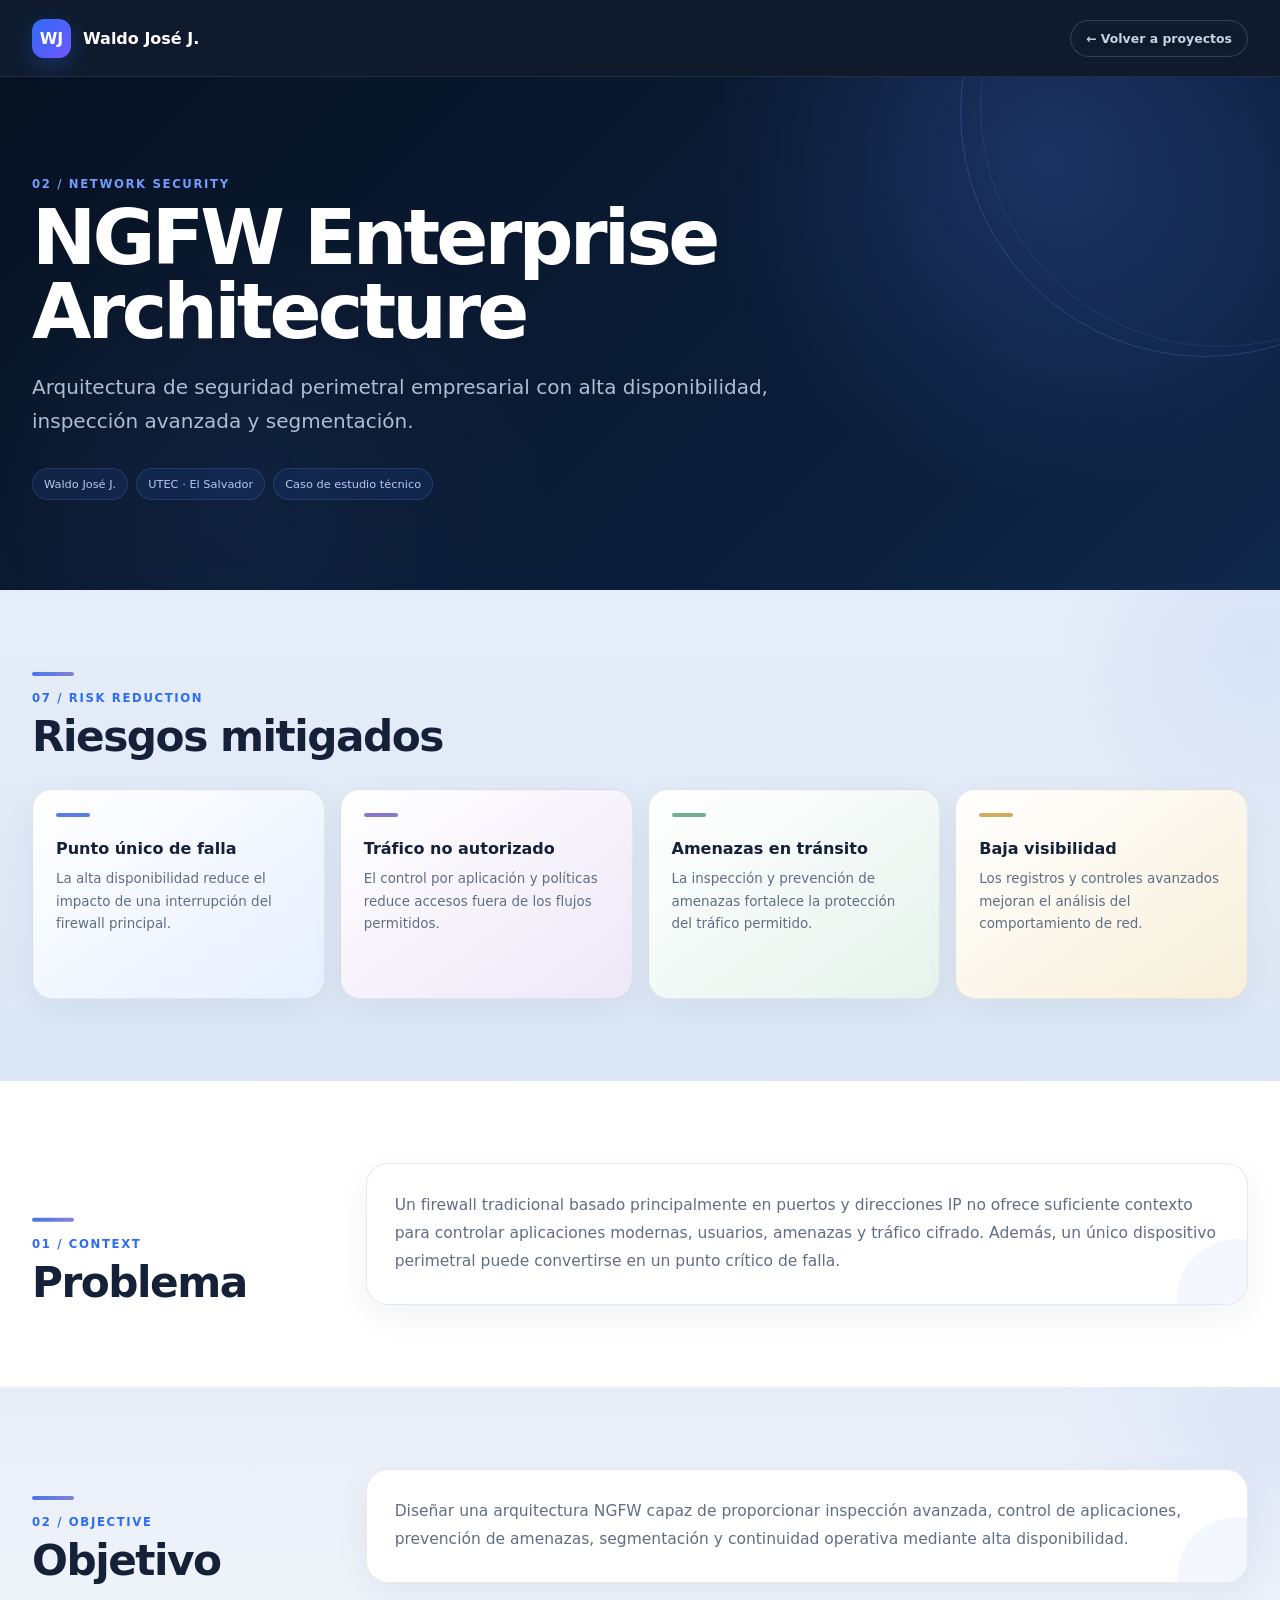
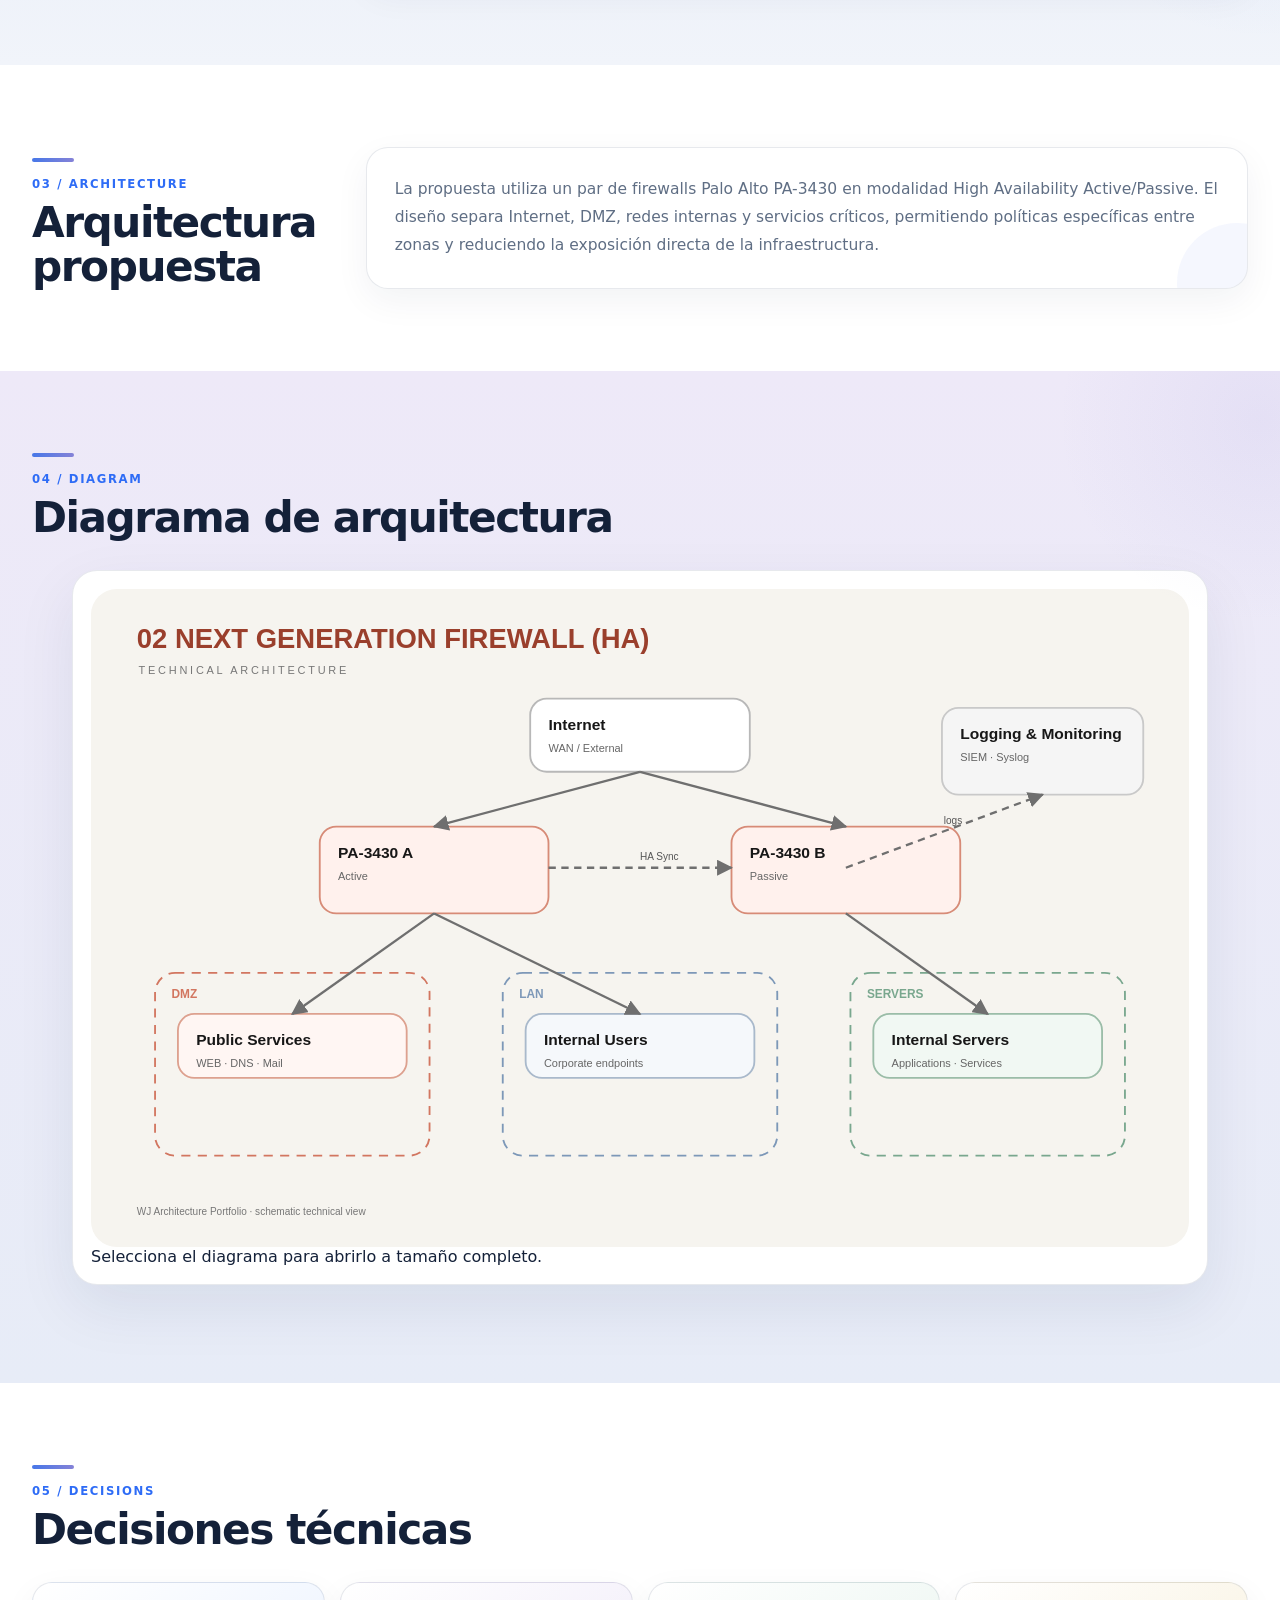
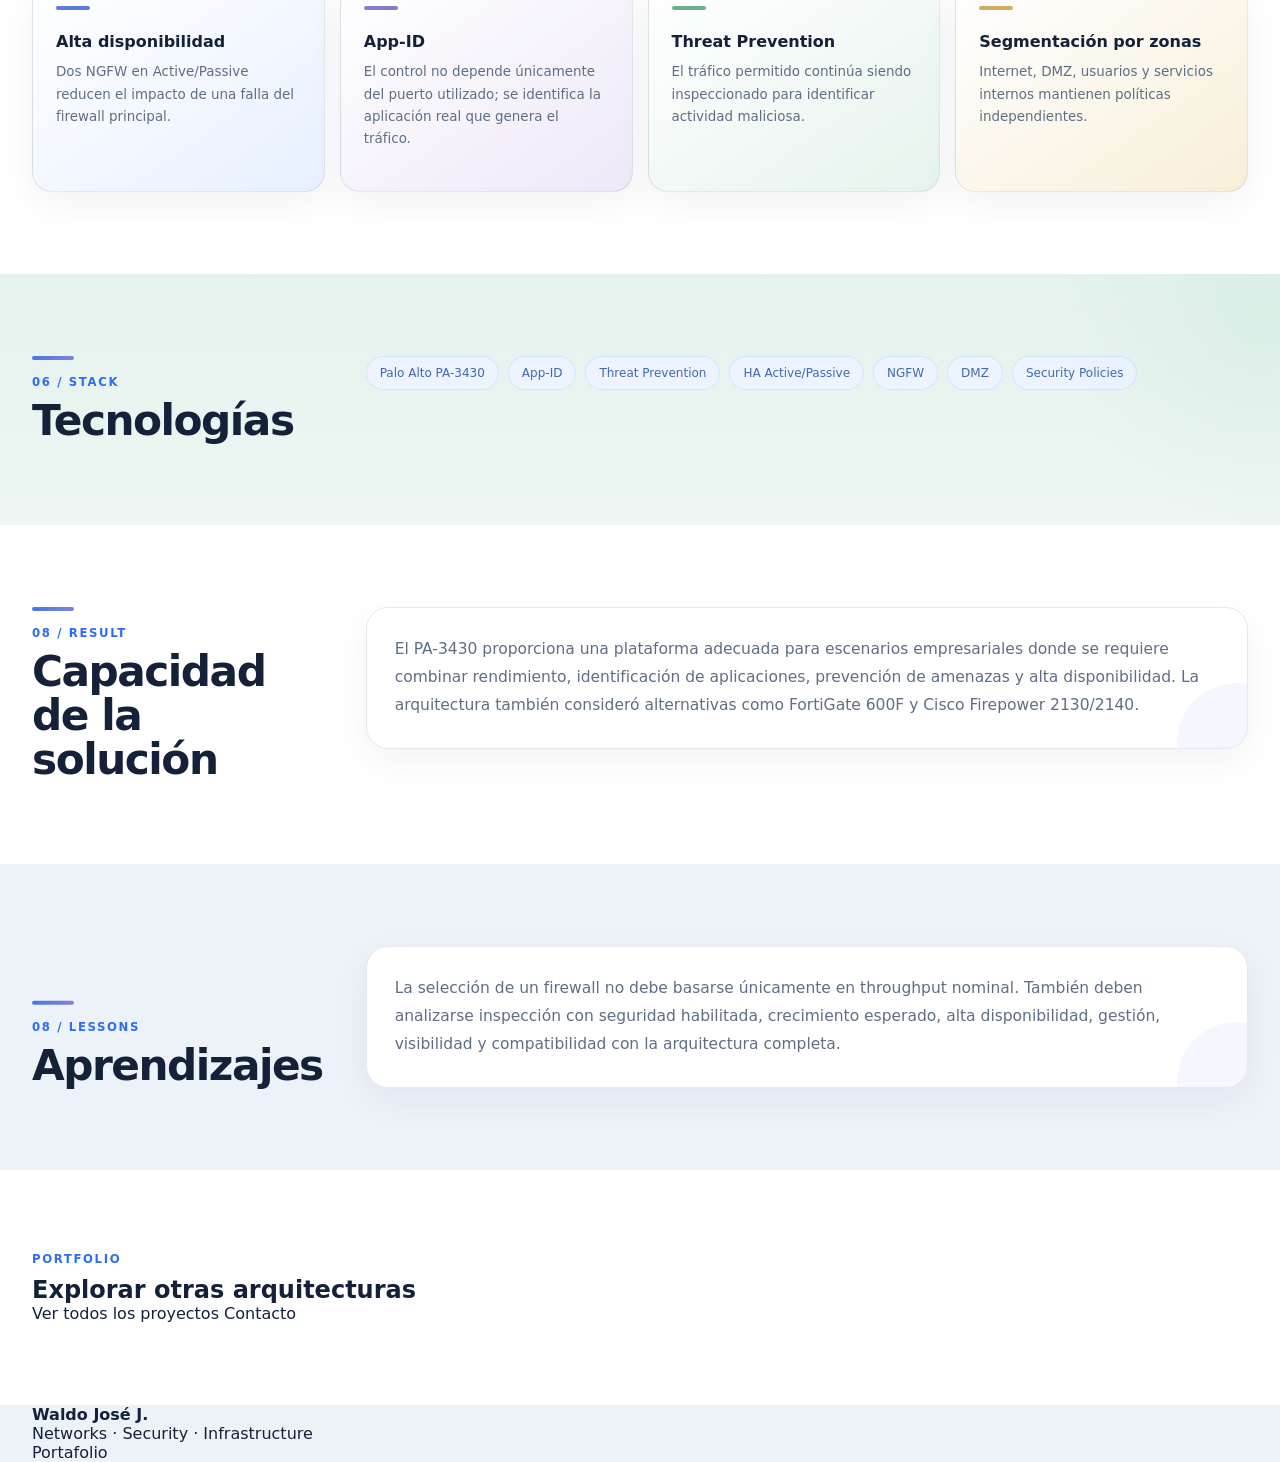
<file: projects/ngfw.html>
<!DOCTYPE html>
<html lang="es">

<head>

  <meta charset="UTF-8">

  <meta
    name="viewport"
    content="width=device-width, initial-scale=1.0"
  >

  <meta
    name="description"
    content="NGFW Enterprise Architecture - Caso de estudio técnico del portafolio profesional de Waldo José J."
  >

  <title>NGFW Enterprise Architecture | Waldo José J.</title>


  <link
    rel="stylesheet"
    href="../css/reset.css"
  >

  <link
    rel="stylesheet"
    href="../css/redesign.css"
  >


    <link
        rel="stylesheet"
        href="../css/unified.css"
    >

</head>

<body class="inner-page">


<header class="inner-header">
  <div class="shell inner-header-layout">

    <a
      class="brand"
      href="../index.html"
    >
      <span class="brand-symbol">WJ</span>
      <span>Waldo José J.</span>
    </a>

    <a
      href="../index.html#proyectos"
      class="inner-back"
    >
      ← Volver a proyectos
    </a>

  </div>
</header>



<main class="case-study">

<section class="section case-hero">

  <div class="container">

    <p class="eyebrow">
      02 / Network Security
    </p>

    <h1 class="case-title">
      NGFW Enterprise Architecture
    </h1>

    <p class="case-lead">
      Arquitectura de seguridad perimetral empresarial con alta disponibilidad, inspección avanzada y segmentación.
    </p>

    <div class="case-meta">

      <span>Waldo José J.</span>
      <span>UTEC · El Salvador</span>
      <span>Caso de estudio técnico</span>

    </div>

  </div>

</section>



<section class="section">
  <div class="container">
    <div class="case-wide-header">
      <p class="eyebrow">07 / Risk Reduction</p>
      <h2>Riesgos mitigados</h2>
    </div>

    <div class="case-decision-grid">
      <article class="case-mini-card">
        <h3>Punto único de falla</h3>
        <p>
          La alta disponibilidad reduce el impacto de una
          interrupción del firewall principal.
        </p>
      </article>

      <article class="case-mini-card">
        <h3>Tráfico no autorizado</h3>
        <p>
          El control por aplicación y políticas reduce accesos
          fuera de los flujos permitidos.
        </p>
      </article>

      <article class="case-mini-card">
        <h3>Amenazas en tránsito</h3>
        <p>
          La inspección y prevención de amenazas fortalece
          la protección del tráfico permitido.
        </p>
      </article>

      <article class="case-mini-card">
        <h3>Baja visibilidad</h3>
        <p>
          Los registros y controles avanzados mejoran el análisis
          del comportamiento de red.
        </p>
      </article>
    </div>
  </div>
</section>


<section class="section">

  <div class="container case-intro-grid">

    <div class="case-section-title">
      <p class="eyebrow">01 / Context</p>
      <h2>Problema</h2>
    </div>

    <div class="case-prose">
      <p>Un firewall tradicional basado principalmente en puertos y direcciones IP no ofrece suficiente contexto para controlar aplicaciones modernas, usuarios, amenazas y tráfico cifrado. Además, un único dispositivo perimetral puede convertirse en un punto crítico de falla.</p>
    </div>

  </div>

</section>


<section class="section">

  <div class="container case-intro-grid">

    <div class="case-section-title">
      <p class="eyebrow">02 / Objective</p>
      <h2>Objetivo</h2>
    </div>

    <div class="case-prose">
      <p>Diseñar una arquitectura NGFW capaz de proporcionar inspección avanzada, control de aplicaciones, prevención de amenazas, segmentación y continuidad operativa mediante alta disponibilidad.</p>
    </div>

  </div>

</section>


<section class="section">

  <div class="container case-intro-grid">

    <div class="case-section-title">
      <p class="eyebrow">03 / Architecture</p>
      <h2>Arquitectura propuesta</h2>
    </div>

    <div class="case-prose">
      <p>La propuesta utiliza un par de firewalls Palo Alto PA-3430 en modalidad High Availability Active/Passive. El diseño separa Internet, DMZ, redes internas y servicios críticos, permitiendo políticas específicas entre zonas y reduciendo la exposición directa de la infraestructura.</p>
    </div>

  </div>

</section>


<section class="section case-diagram-section">

  <div class="container">

    <div class="case-wide-header">
      <p class="eyebrow">04 / Diagram</p>
      <h2>Diagrama de arquitectura</h2>
    </div>

    <figure class="architecture-figure case-architecture">

      <a
        href="../assets/images/ngfw/architecture.svg"
        target="_blank"
        rel="noopener"
        class="architecture-open"
      >

        <img
          class="architecture-image"
          src="../assets/images/ngfw/architecture.svg"
          alt="Diagrama técnico de NGFW Enterprise Architecture"
          loading="lazy"
        >

      </a>

      <figcaption>
        Selecciona el diagrama para abrirlo a tamaño completo.
      </figcaption>

    </figure>

  </div>

</section>


<section class="section">

  <div class="container">

    <div class="case-wide-header">
      <p class="eyebrow">05 / Decisions</p>
      <h2>Decisiones técnicas</h2>
    </div>

    <div class="case-decision-grid">
      
          <article class="case-mini-card">
            <h3>Alta disponibilidad</h3>
            <p>Dos NGFW en Active/Passive reducen el impacto de una falla del firewall principal.</p>
          </article>
        

          <article class="case-mini-card">
            <h3>App-ID</h3>
            <p>El control no depende únicamente del puerto utilizado; se identifica la aplicación real que genera el tráfico.</p>
          </article>
        

          <article class="case-mini-card">
            <h3>Threat Prevention</h3>
            <p>El tráfico permitido continúa siendo inspeccionado para identificar actividad maliciosa.</p>
          </article>
        

          <article class="case-mini-card">
            <h3>Segmentación por zonas</h3>
            <p>Internet, DMZ, usuarios y servicios internos mantienen políticas independientes.</p>
          </article>
        
    </div>

  </div>

</section>


<section class="section">

  <div class="container case-intro-grid">

    <div class="case-section-title">
      <p class="eyebrow">06 / Stack</p>
      <h2>Tecnologías</h2>
    </div>

    <div class="case-tech-stack">
      <span>Palo Alto PA-3430</span>
<span>App-ID</span>
<span>Threat Prevention</span>
<span>HA Active/Passive</span>
<span>NGFW</span>
<span>DMZ</span>
<span>Security Policies</span>
    </div>

  </div>

</section>


<section class="section">

  <div class="container case-intro-grid">

    <div class="case-section-title">
      <p class="eyebrow">08 / Result</p>
      <h2>Capacidad de la solución</h2>
    </div>

    <div class="case-prose">
      <p>El PA-3430 proporciona una plataforma adecuada para escenarios empresariales donde se requiere combinar rendimiento, identificación de aplicaciones, prevención de amenazas y alta disponibilidad. La arquitectura también consideró alternativas como FortiGate 600F y Cisco Firepower 2130/2140.</p>
    </div>

  </div>

</section>


<section class="section case-lessons">

  <div class="container case-intro-grid">

    <div class="case-section-title">
      <p class="eyebrow">08 / Lessons</p>
      <h2>Aprendizajes</h2>
    </div>

    <div class="case-prose case-prose-large">
      <p>La selección de un firewall no debe basarse únicamente en throughput nominal. También deben analizarse inspección con seguridad habilitada, crecimiento esperado, alta disponibilidad, gestión, visibilidad y compatibilidad con la arquitectura completa.</p>
    </div>

  </div>

</section>


<section class="section case-next">

  <div class="container">

    <p class="eyebrow">
      Portfolio
    </p>

    <h2>
      Explorar otras arquitecturas
    </h2>

    <div class="case-actions">

      <a
        class="button button-primary"
        href="../index.html#proyectos"
      >
        Ver todos los proyectos
      </a>

      <a
        class="button button-secondary"
        href="../index.html#contacto"
      >
        Contacto
      </a>

    </div>

  </div>

</section>

</main>


<footer class="site-footer">

  <div class="container footer-grid">

    <div>
      <strong>Waldo José J.</strong>

      <p>
        Networks · Security · Infrastructure
      </p>
    </div>

    <a
      href="../index.html"
      class="text-link"
    >
      Portafolio
    </a>

  </div>

</footer>

</body>
</html>
</file>
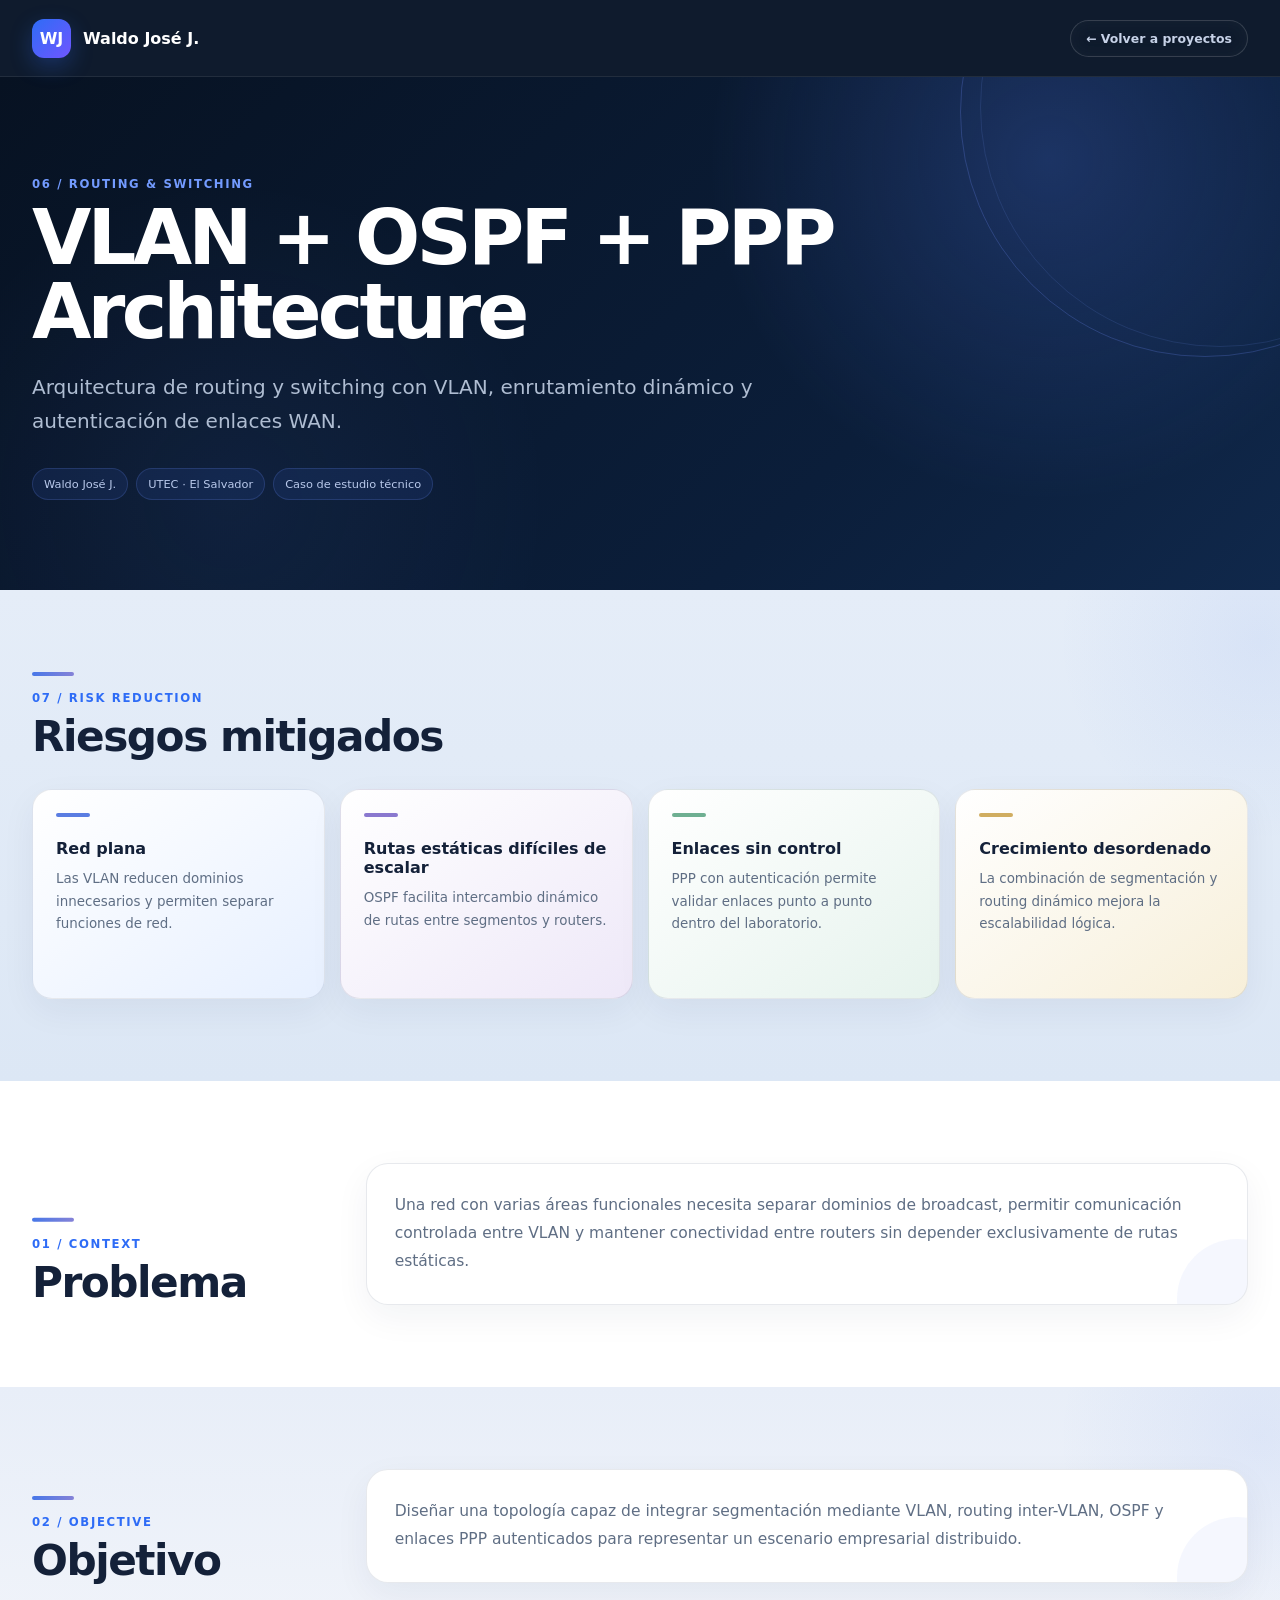
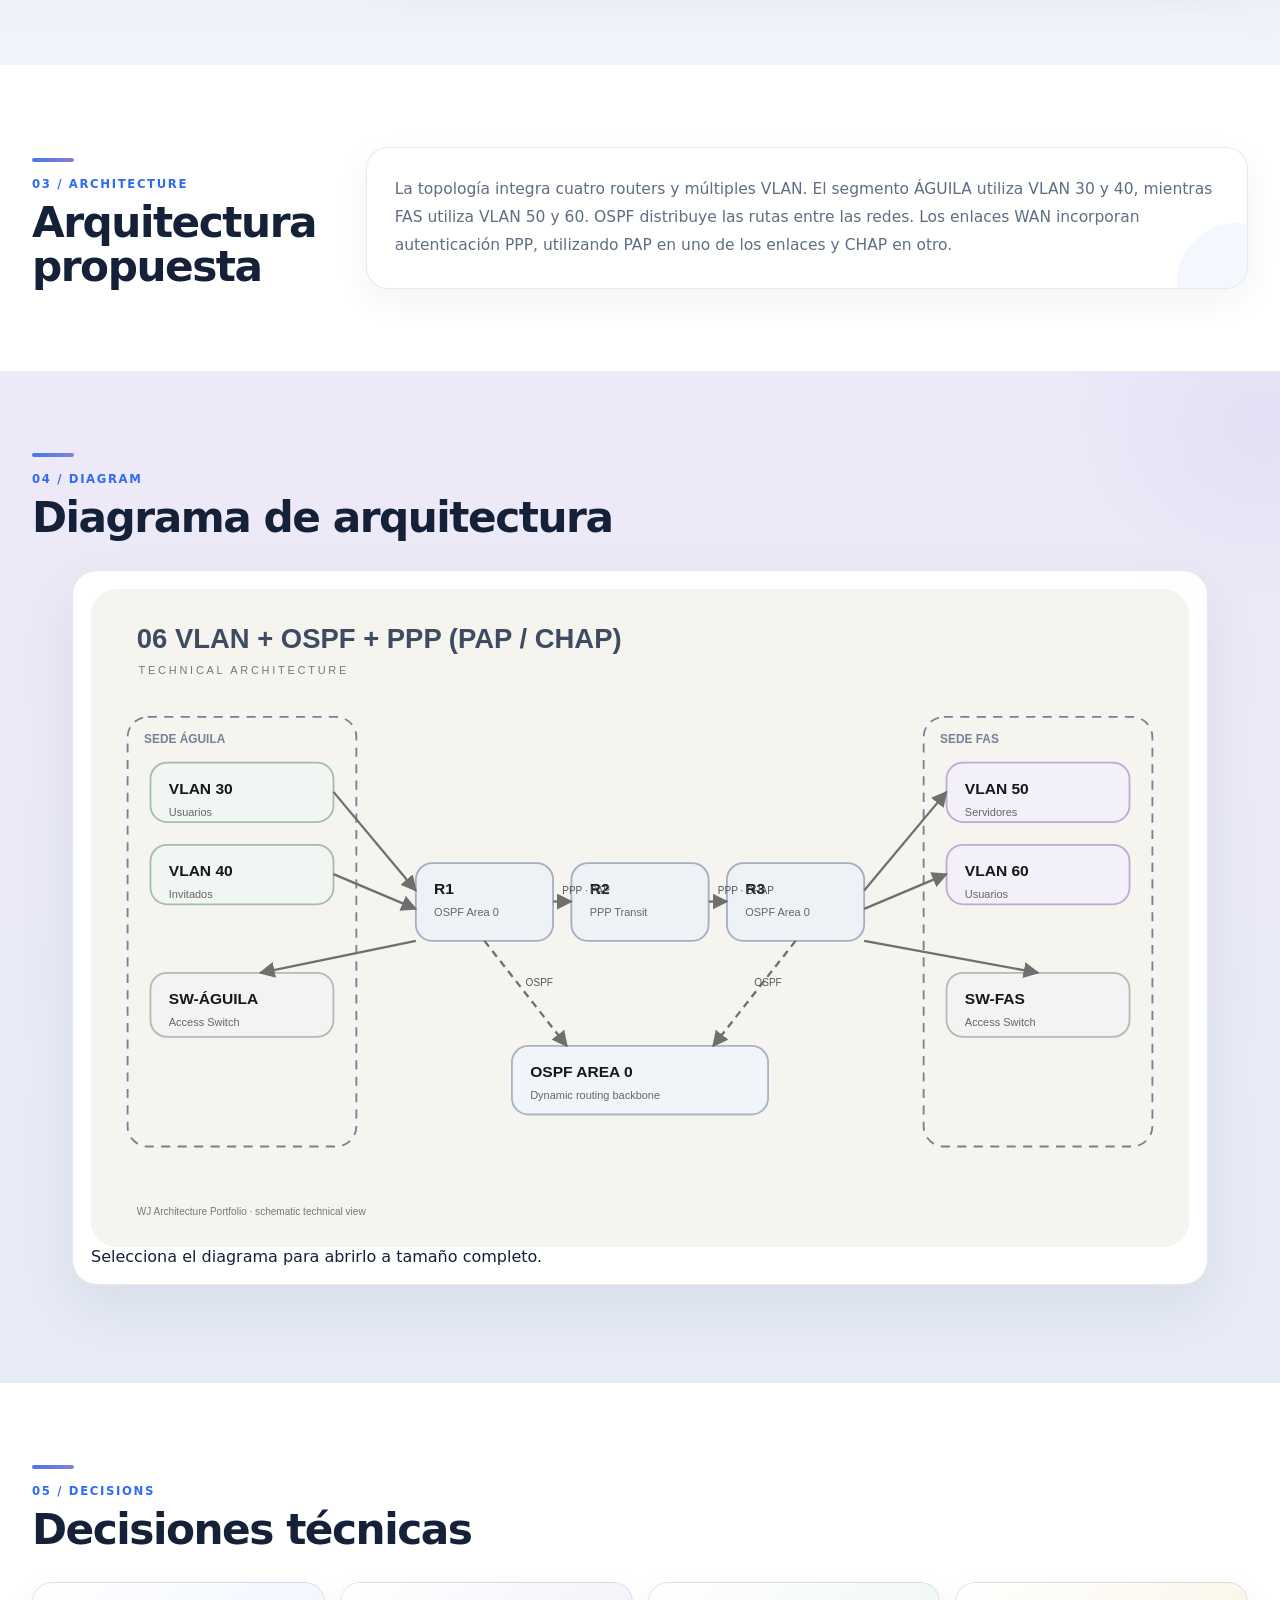
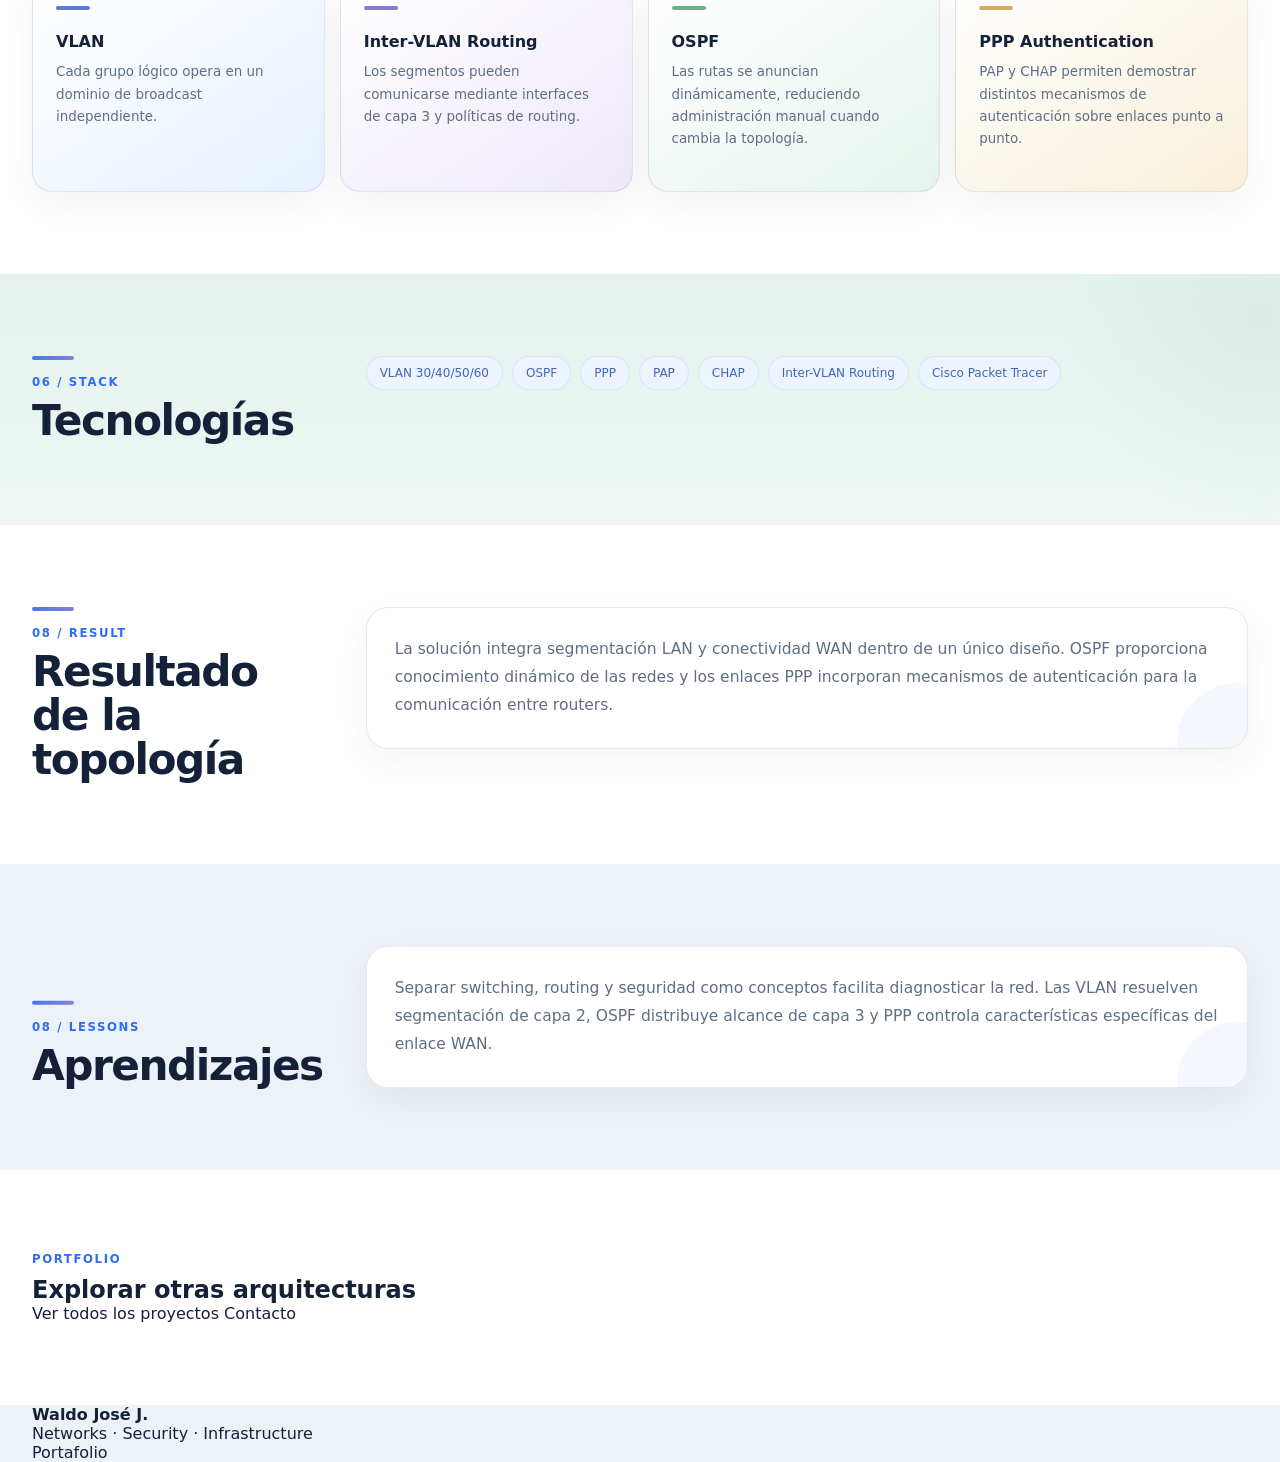
<file: projects/ospf.html>
<!DOCTYPE html>
<html lang="es">

<head>

  <meta charset="UTF-8">

  <meta
    name="viewport"
    content="width=device-width, initial-scale=1.0"
  >

  <meta
    name="description"
    content="VLAN + OSPF + PPP Architecture - Caso de estudio técnico del portafolio profesional de Waldo José J."
  >

  <title>VLAN + OSPF + PPP Architecture | Waldo José J.</title>


  <link
    rel="stylesheet"
    href="../css/reset.css"
  >

  <link
    rel="stylesheet"
    href="../css/redesign.css"
  >


    <link
        rel="stylesheet"
        href="../css/unified.css"
    >

</head>

<body class="inner-page">


<header class="inner-header">
  <div class="shell inner-header-layout">

    <a
      class="brand"
      href="../index.html"
    >
      <span class="brand-symbol">WJ</span>
      <span>Waldo José J.</span>
    </a>

    <a
      href="../index.html#proyectos"
      class="inner-back"
    >
      ← Volver a proyectos
    </a>

  </div>
</header>



<main class="case-study">

<section class="section case-hero">

  <div class="container">

    <p class="eyebrow">
      06 / Routing & Switching
    </p>

    <h1 class="case-title">
      VLAN + OSPF + PPP Architecture
    </h1>

    <p class="case-lead">
      Arquitectura de routing y switching con VLAN, enrutamiento dinámico y autenticación de enlaces WAN.
    </p>

    <div class="case-meta">

      <span>Waldo José J.</span>
      <span>UTEC · El Salvador</span>
      <span>Caso de estudio técnico</span>

    </div>

  </div>

</section>



<section class="section">
  <div class="container">
    <div class="case-wide-header">
      <p class="eyebrow">07 / Risk Reduction</p>
      <h2>Riesgos mitigados</h2>
    </div>

    <div class="case-decision-grid">
      <article class="case-mini-card">
        <h3>Red plana</h3>
        <p>
          Las VLAN reducen dominios innecesarios y permiten
          separar funciones de red.
        </p>
      </article>

      <article class="case-mini-card">
        <h3>Rutas estáticas difíciles de escalar</h3>
        <p>
          OSPF facilita intercambio dinámico de rutas
          entre segmentos y routers.
        </p>
      </article>

      <article class="case-mini-card">
        <h3>Enlaces sin control</h3>
        <p>
          PPP con autenticación permite validar enlaces
          punto a punto dentro del laboratorio.
        </p>
      </article>

      <article class="case-mini-card">
        <h3>Crecimiento desordenado</h3>
        <p>
          La combinación de segmentación y routing dinámico
          mejora la escalabilidad lógica.
        </p>
      </article>
    </div>
  </div>
</section>


<section class="section">

  <div class="container case-intro-grid">

    <div class="case-section-title">
      <p class="eyebrow">01 / Context</p>
      <h2>Problema</h2>
    </div>

    <div class="case-prose">
      <p>Una red con varias áreas funcionales necesita separar dominios de broadcast, permitir comunicación controlada entre VLAN y mantener conectividad entre routers sin depender exclusivamente de rutas estáticas.</p>
    </div>

  </div>

</section>


<section class="section">

  <div class="container case-intro-grid">

    <div class="case-section-title">
      <p class="eyebrow">02 / Objective</p>
      <h2>Objetivo</h2>
    </div>

    <div class="case-prose">
      <p>Diseñar una topología capaz de integrar segmentación mediante VLAN, routing inter-VLAN, OSPF y enlaces PPP autenticados para representar un escenario empresarial distribuido.</p>
    </div>

  </div>

</section>


<section class="section">

  <div class="container case-intro-grid">

    <div class="case-section-title">
      <p class="eyebrow">03 / Architecture</p>
      <h2>Arquitectura propuesta</h2>
    </div>

    <div class="case-prose">
      <p>La topología integra cuatro routers y múltiples VLAN. El segmento ÁGUILA utiliza VLAN 30 y 40, mientras FAS utiliza VLAN 50 y 60. OSPF distribuye las rutas entre las redes. Los enlaces WAN incorporan autenticación PPP, utilizando PAP en uno de los enlaces y CHAP en otro.</p>
    </div>

  </div>

</section>


<section class="section case-diagram-section">

  <div class="container">

    <div class="case-wide-header">
      <p class="eyebrow">04 / Diagram</p>
      <h2>Diagrama de arquitectura</h2>
    </div>

    <figure class="architecture-figure case-architecture">

      <a
        href="../assets/images/ospf/architecture.svg"
        target="_blank"
        rel="noopener"
        class="architecture-open"
      >

        <img
          class="architecture-image"
          src="../assets/images/ospf/architecture.svg"
          alt="Diagrama técnico de VLAN + OSPF + PPP Architecture"
          loading="lazy"
        >

      </a>

      <figcaption>
        Selecciona el diagrama para abrirlo a tamaño completo.
      </figcaption>

    </figure>

  </div>

</section>


<section class="section">

  <div class="container">

    <div class="case-wide-header">
      <p class="eyebrow">05 / Decisions</p>
      <h2>Decisiones técnicas</h2>
    </div>

    <div class="case-decision-grid">
      
          <article class="case-mini-card">
            <h3>VLAN</h3>
            <p>Cada grupo lógico opera en un dominio de broadcast independiente.</p>
          </article>
        

          <article class="case-mini-card">
            <h3>Inter-VLAN Routing</h3>
            <p>Los segmentos pueden comunicarse mediante interfaces de capa 3 y políticas de routing.</p>
          </article>
        

          <article class="case-mini-card">
            <h3>OSPF</h3>
            <p>Las rutas se anuncian dinámicamente, reduciendo administración manual cuando cambia la topología.</p>
          </article>
        

          <article class="case-mini-card">
            <h3>PPP Authentication</h3>
            <p>PAP y CHAP permiten demostrar distintos mecanismos de autenticación sobre enlaces punto a punto.</p>
          </article>
        
    </div>

  </div>

</section>


<section class="section">

  <div class="container case-intro-grid">

    <div class="case-section-title">
      <p class="eyebrow">06 / Stack</p>
      <h2>Tecnologías</h2>
    </div>

    <div class="case-tech-stack">
      <span>VLAN 30/40/50/60</span>
<span>OSPF</span>
<span>PPP</span>
<span>PAP</span>
<span>CHAP</span>
<span>Inter-VLAN Routing</span>
<span>Cisco Packet Tracer</span>
    </div>

  </div>

</section>


<section class="section">

  <div class="container case-intro-grid">

    <div class="case-section-title">
      <p class="eyebrow">08 / Result</p>
      <h2>Resultado de la topología</h2>
    </div>

    <div class="case-prose">
      <p>La solución integra segmentación LAN y conectividad WAN dentro de un único diseño. OSPF proporciona conocimiento dinámico de las redes y los enlaces PPP incorporan mecanismos de autenticación para la comunicación entre routers.</p>
    </div>

  </div>

</section>


<section class="section case-lessons">

  <div class="container case-intro-grid">

    <div class="case-section-title">
      <p class="eyebrow">08 / Lessons</p>
      <h2>Aprendizajes</h2>
    </div>

    <div class="case-prose case-prose-large">
      <p>Separar switching, routing y seguridad como conceptos facilita diagnosticar la red. Las VLAN resuelven segmentación de capa 2, OSPF distribuye alcance de capa 3 y PPP controla características específicas del enlace WAN.</p>
    </div>

  </div>

</section>


<section class="section case-next">

  <div class="container">

    <p class="eyebrow">
      Portfolio
    </p>

    <h2>
      Explorar otras arquitecturas
    </h2>

    <div class="case-actions">

      <a
        class="button button-primary"
        href="../index.html#proyectos"
      >
        Ver todos los proyectos
      </a>

      <a
        class="button button-secondary"
        href="../index.html#contacto"
      >
        Contacto
      </a>

    </div>

  </div>

</section>

</main>


<footer class="site-footer">

  <div class="container footer-grid">

    <div>
      <strong>Waldo José J.</strong>

      <p>
        Networks · Security · Infrastructure
      </p>
    </div>

    <a
      href="../index.html"
      class="text-link"
    >
      Portafolio
    </a>

  </div>

</footer>

</body>
</html>
</file>
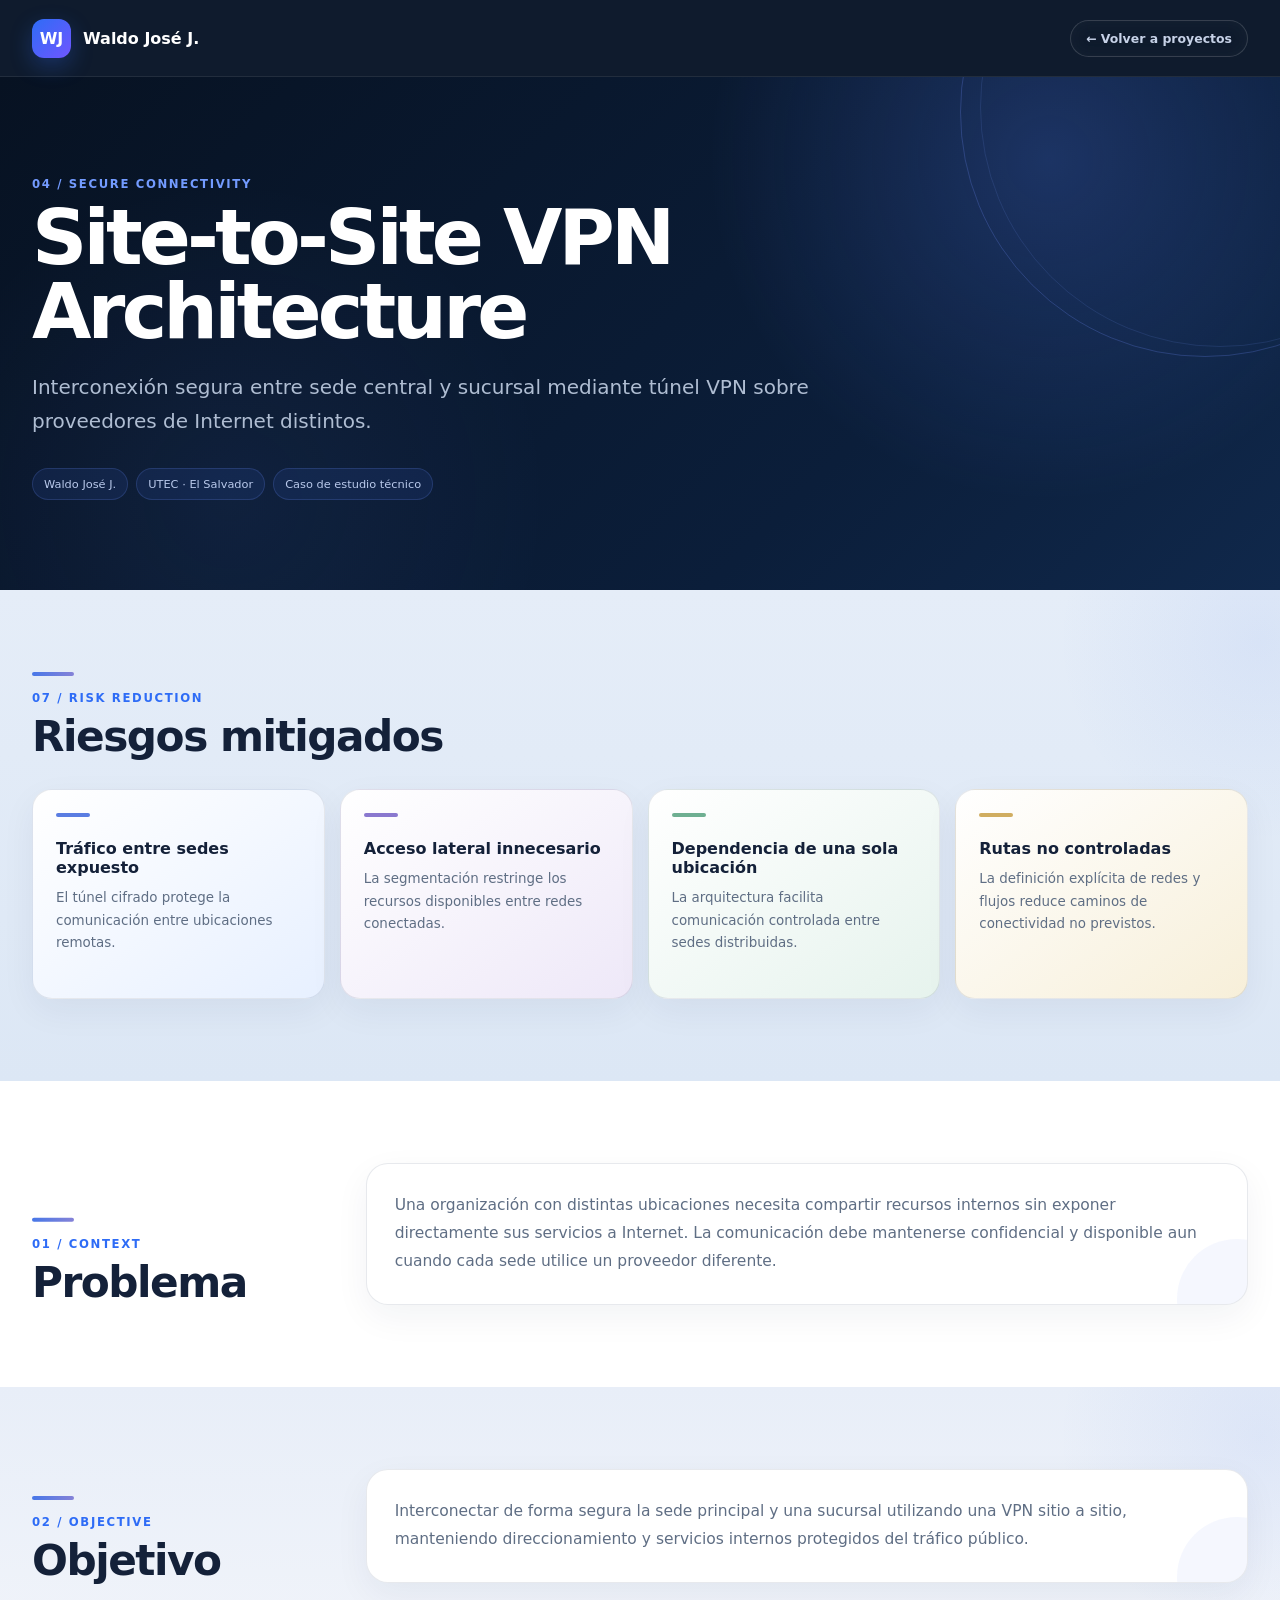
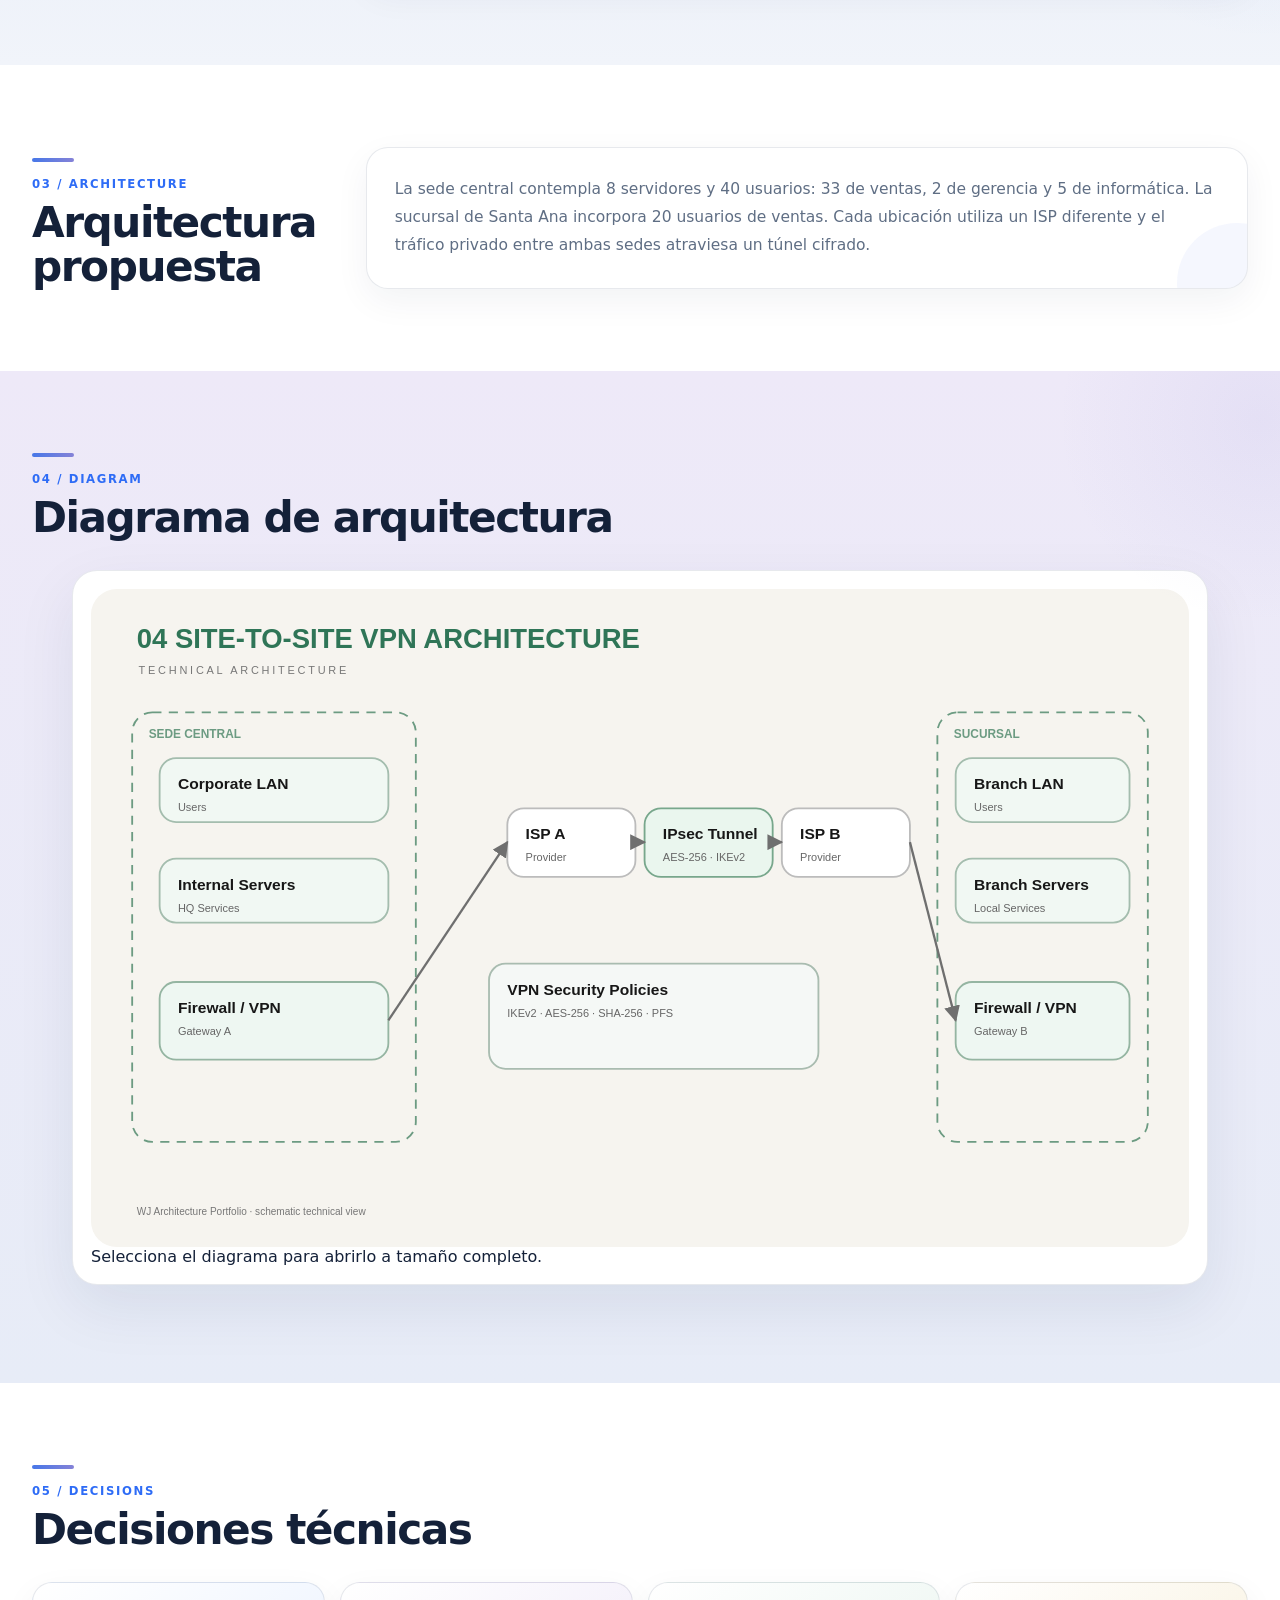
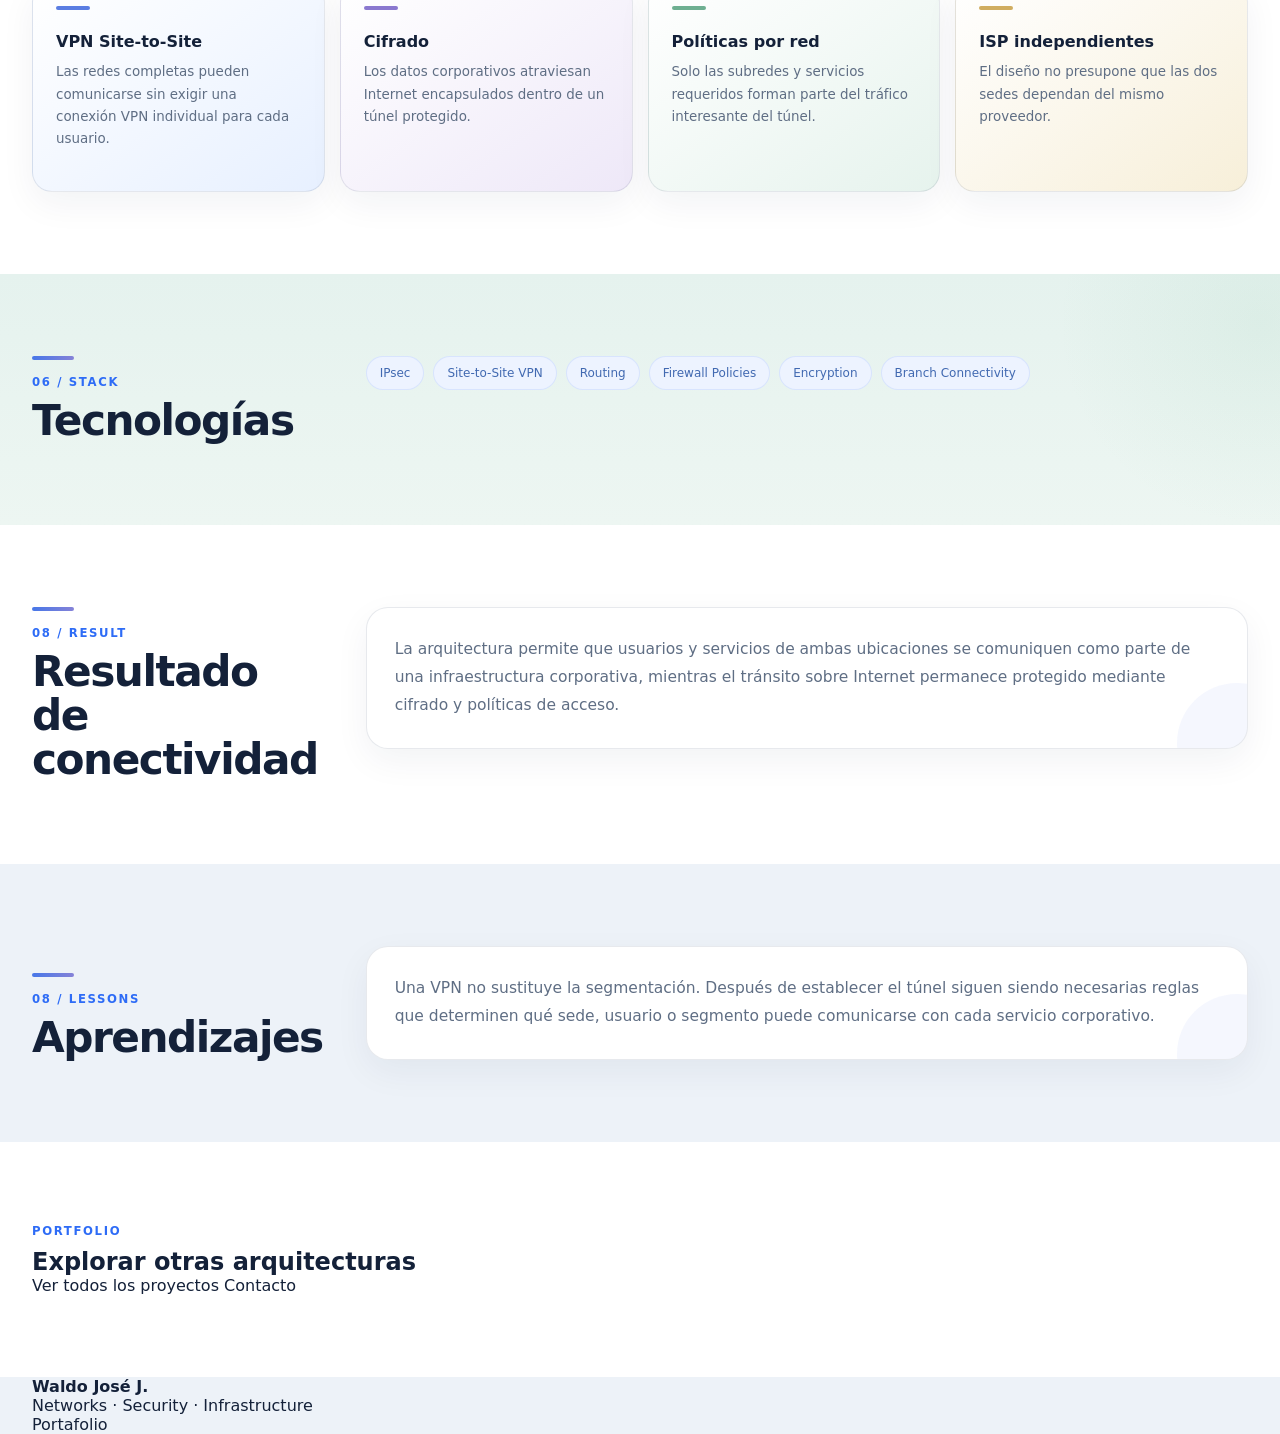
<file: projects/vpn.html>
<!DOCTYPE html>
<html lang="es">

<head>

  <meta charset="UTF-8">

  <meta
    name="viewport"
    content="width=device-width, initial-scale=1.0"
  >

  <meta
    name="description"
    content="Site-to-Site VPN Architecture - Caso de estudio técnico del portafolio profesional de Waldo José J."
  >

  <title>Site-to-Site VPN Architecture | Waldo José J.</title>


  <link
    rel="stylesheet"
    href="../css/reset.css"
  >

  <link
    rel="stylesheet"
    href="../css/redesign.css"
  >


    <link
        rel="stylesheet"
        href="../css/unified.css"
    >

</head>

<body class="inner-page">


<header class="inner-header">
  <div class="shell inner-header-layout">

    <a
      class="brand"
      href="../index.html"
    >
      <span class="brand-symbol">WJ</span>
      <span>Waldo José J.</span>
    </a>

    <a
      href="../index.html#proyectos"
      class="inner-back"
    >
      ← Volver a proyectos
    </a>

  </div>
</header>



<main class="case-study">

<section class="section case-hero">

  <div class="container">

    <p class="eyebrow">
      04 / Secure Connectivity
    </p>

    <h1 class="case-title">
      Site-to-Site VPN Architecture
    </h1>

    <p class="case-lead">
      Interconexión segura entre sede central y sucursal mediante túnel VPN sobre proveedores de Internet distintos.
    </p>

    <div class="case-meta">

      <span>Waldo José J.</span>
      <span>UTEC · El Salvador</span>
      <span>Caso de estudio técnico</span>

    </div>

  </div>

</section>



<section class="section">
  <div class="container">
    <div class="case-wide-header">
      <p class="eyebrow">07 / Risk Reduction</p>
      <h2>Riesgos mitigados</h2>
    </div>

    <div class="case-decision-grid">
      <article class="case-mini-card">
        <h3>Tráfico entre sedes expuesto</h3>
        <p>
          El túnel cifrado protege la comunicación entre
          ubicaciones remotas.
        </p>
      </article>

      <article class="case-mini-card">
        <h3>Acceso lateral innecesario</h3>
        <p>
          La segmentación restringe los recursos disponibles
          entre redes conectadas.
        </p>
      </article>

      <article class="case-mini-card">
        <h3>Dependencia de una sola ubicación</h3>
        <p>
          La arquitectura facilita comunicación controlada
          entre sedes distribuidas.
        </p>
      </article>

      <article class="case-mini-card">
        <h3>Rutas no controladas</h3>
        <p>
          La definición explícita de redes y flujos reduce
          caminos de conectividad no previstos.
        </p>
      </article>
    </div>
  </div>
</section>


<section class="section">

  <div class="container case-intro-grid">

    <div class="case-section-title">
      <p class="eyebrow">01 / Context</p>
      <h2>Problema</h2>
    </div>

    <div class="case-prose">
      <p>Una organización con distintas ubicaciones necesita compartir recursos internos sin exponer directamente sus servicios a Internet. La comunicación debe mantenerse confidencial y disponible aun cuando cada sede utilice un proveedor diferente.</p>
    </div>

  </div>

</section>


<section class="section">

  <div class="container case-intro-grid">

    <div class="case-section-title">
      <p class="eyebrow">02 / Objective</p>
      <h2>Objetivo</h2>
    </div>

    <div class="case-prose">
      <p>Interconectar de forma segura la sede principal y una sucursal utilizando una VPN sitio a sitio, manteniendo direccionamiento y servicios internos protegidos del tráfico público.</p>
    </div>

  </div>

</section>


<section class="section">

  <div class="container case-intro-grid">

    <div class="case-section-title">
      <p class="eyebrow">03 / Architecture</p>
      <h2>Arquitectura propuesta</h2>
    </div>

    <div class="case-prose">
      <p>La sede central contempla 8 servidores y 40 usuarios: 33 de ventas, 2 de gerencia y 5 de informática. La sucursal de Santa Ana incorpora 20 usuarios de ventas. Cada ubicación utiliza un ISP diferente y el tráfico privado entre ambas sedes atraviesa un túnel cifrado.</p>
    </div>

  </div>

</section>


<section class="section case-diagram-section">

  <div class="container">

    <div class="case-wide-header">
      <p class="eyebrow">04 / Diagram</p>
      <h2>Diagrama de arquitectura</h2>
    </div>

    <figure class="architecture-figure case-architecture">

      <a
        href="../assets/images/vpn/architecture.svg"
        target="_blank"
        rel="noopener"
        class="architecture-open"
      >

        <img
          class="architecture-image"
          src="../assets/images/vpn/architecture.svg"
          alt="Diagrama técnico de Site-to-Site VPN Architecture"
          loading="lazy"
        >

      </a>

      <figcaption>
        Selecciona el diagrama para abrirlo a tamaño completo.
      </figcaption>

    </figure>

  </div>

</section>


<section class="section">

  <div class="container">

    <div class="case-wide-header">
      <p class="eyebrow">05 / Decisions</p>
      <h2>Decisiones técnicas</h2>
    </div>

    <div class="case-decision-grid">
      
          <article class="case-mini-card">
            <h3>VPN Site-to-Site</h3>
            <p>Las redes completas pueden comunicarse sin exigir una conexión VPN individual para cada usuario.</p>
          </article>
        

          <article class="case-mini-card">
            <h3>Cifrado</h3>
            <p>Los datos corporativos atraviesan Internet encapsulados dentro de un túnel protegido.</p>
          </article>
        

          <article class="case-mini-card">
            <h3>Políticas por red</h3>
            <p>Solo las subredes y servicios requeridos forman parte del tráfico interesante del túnel.</p>
          </article>
        

          <article class="case-mini-card">
            <h3>ISP independientes</h3>
            <p>El diseño no presupone que las dos sedes dependan del mismo proveedor.</p>
          </article>
        
    </div>

  </div>

</section>


<section class="section">

  <div class="container case-intro-grid">

    <div class="case-section-title">
      <p class="eyebrow">06 / Stack</p>
      <h2>Tecnologías</h2>
    </div>

    <div class="case-tech-stack">
      <span>IPsec</span>
<span>Site-to-Site VPN</span>
<span>Routing</span>
<span>Firewall Policies</span>
<span>Encryption</span>
<span>Branch Connectivity</span>
    </div>

  </div>

</section>


<section class="section">

  <div class="container case-intro-grid">

    <div class="case-section-title">
      <p class="eyebrow">08 / Result</p>
      <h2>Resultado de conectividad</h2>
    </div>

    <div class="case-prose">
      <p>La arquitectura permite que usuarios y servicios de ambas ubicaciones se comuniquen como parte de una infraestructura corporativa, mientras el tránsito sobre Internet permanece protegido mediante cifrado y políticas de acceso.</p>
    </div>

  </div>

</section>


<section class="section case-lessons">

  <div class="container case-intro-grid">

    <div class="case-section-title">
      <p class="eyebrow">08 / Lessons</p>
      <h2>Aprendizajes</h2>
    </div>

    <div class="case-prose case-prose-large">
      <p>Una VPN no sustituye la segmentación. Después de establecer el túnel siguen siendo necesarias reglas que determinen qué sede, usuario o segmento puede comunicarse con cada servicio corporativo.</p>
    </div>

  </div>

</section>


<section class="section case-next">

  <div class="container">

    <p class="eyebrow">
      Portfolio
    </p>

    <h2>
      Explorar otras arquitecturas
    </h2>

    <div class="case-actions">

      <a
        class="button button-primary"
        href="../index.html#proyectos"
      >
        Ver todos los proyectos
      </a>

      <a
        class="button button-secondary"
        href="../index.html#contacto"
      >
        Contacto
      </a>

    </div>

  </div>

</section>

</main>


<footer class="site-footer">

  <div class="container footer-grid">

    <div>
      <strong>Waldo José J.</strong>

      <p>
        Networks · Security · Infrastructure
      </p>
    </div>

    <a
      href="../index.html"
      class="text-link"
    >
      Portafolio
    </a>

  </div>

</footer>

</body>
</html>
</file>
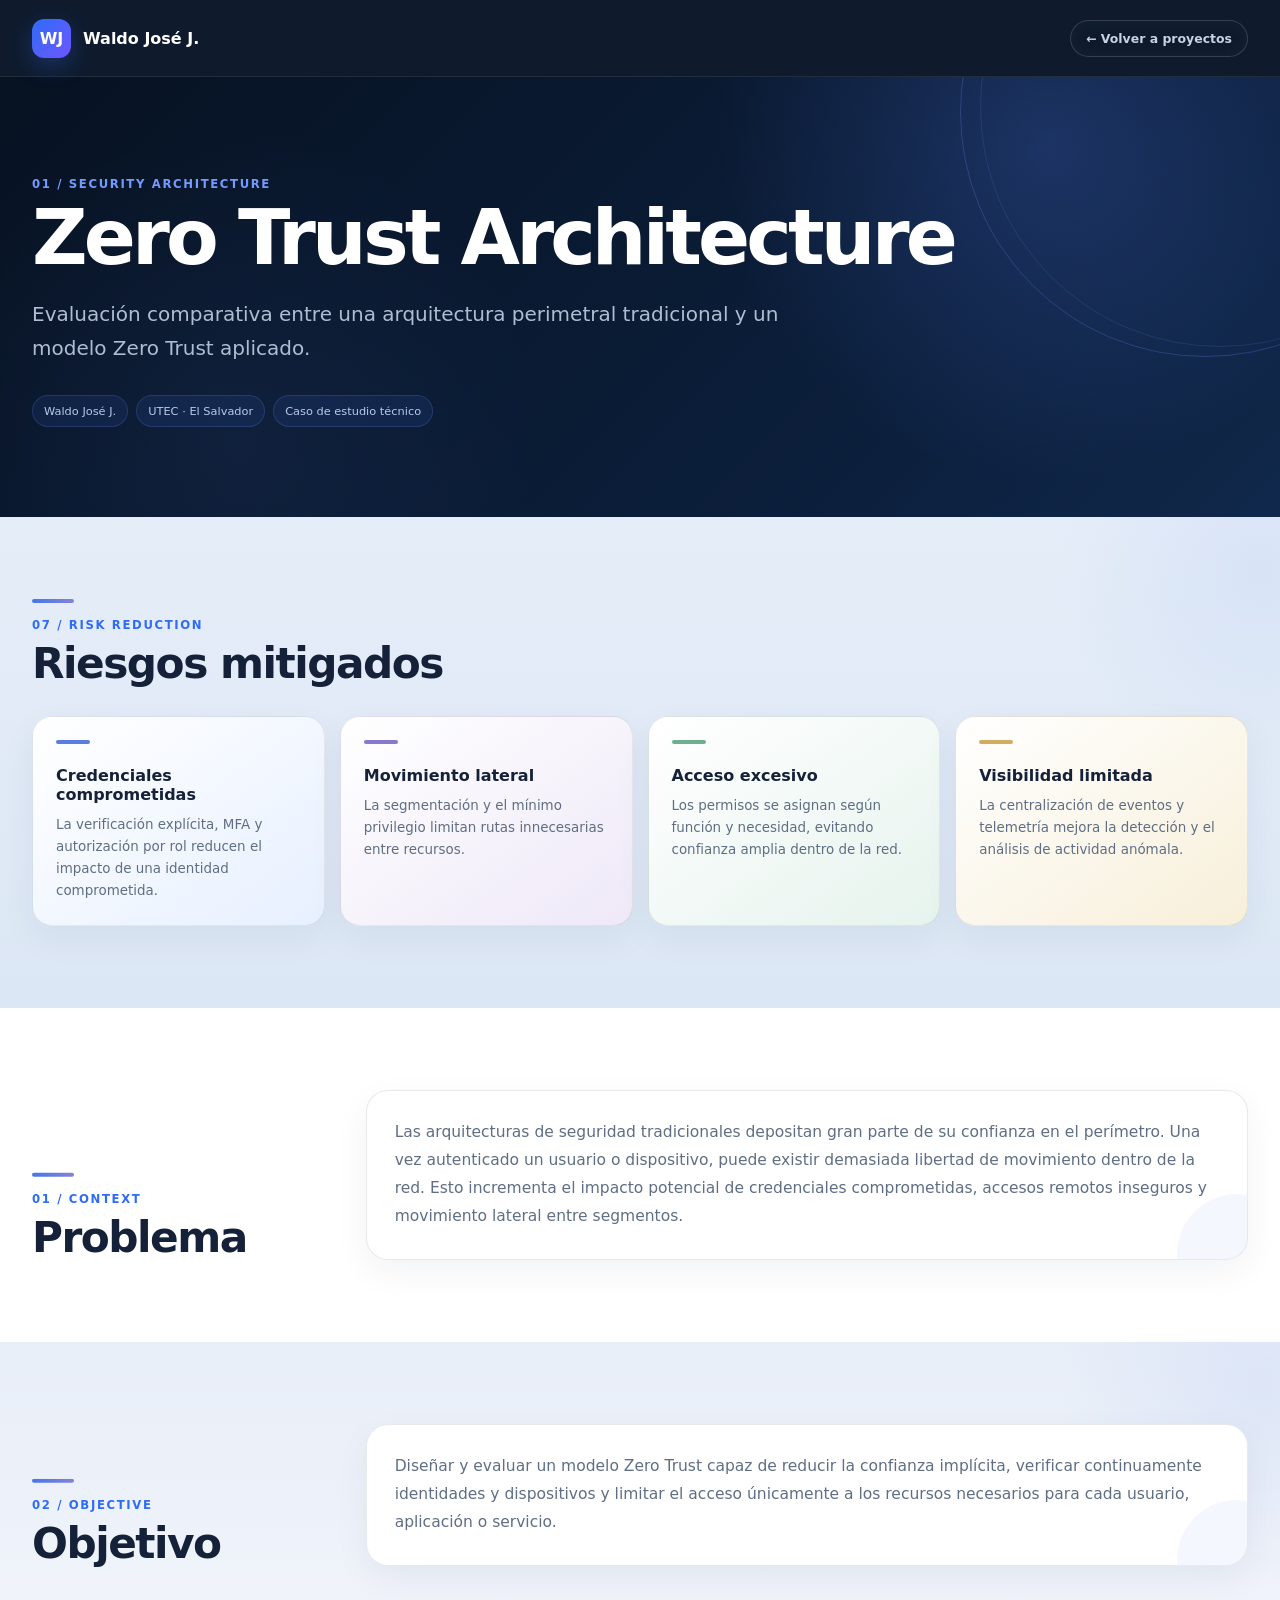
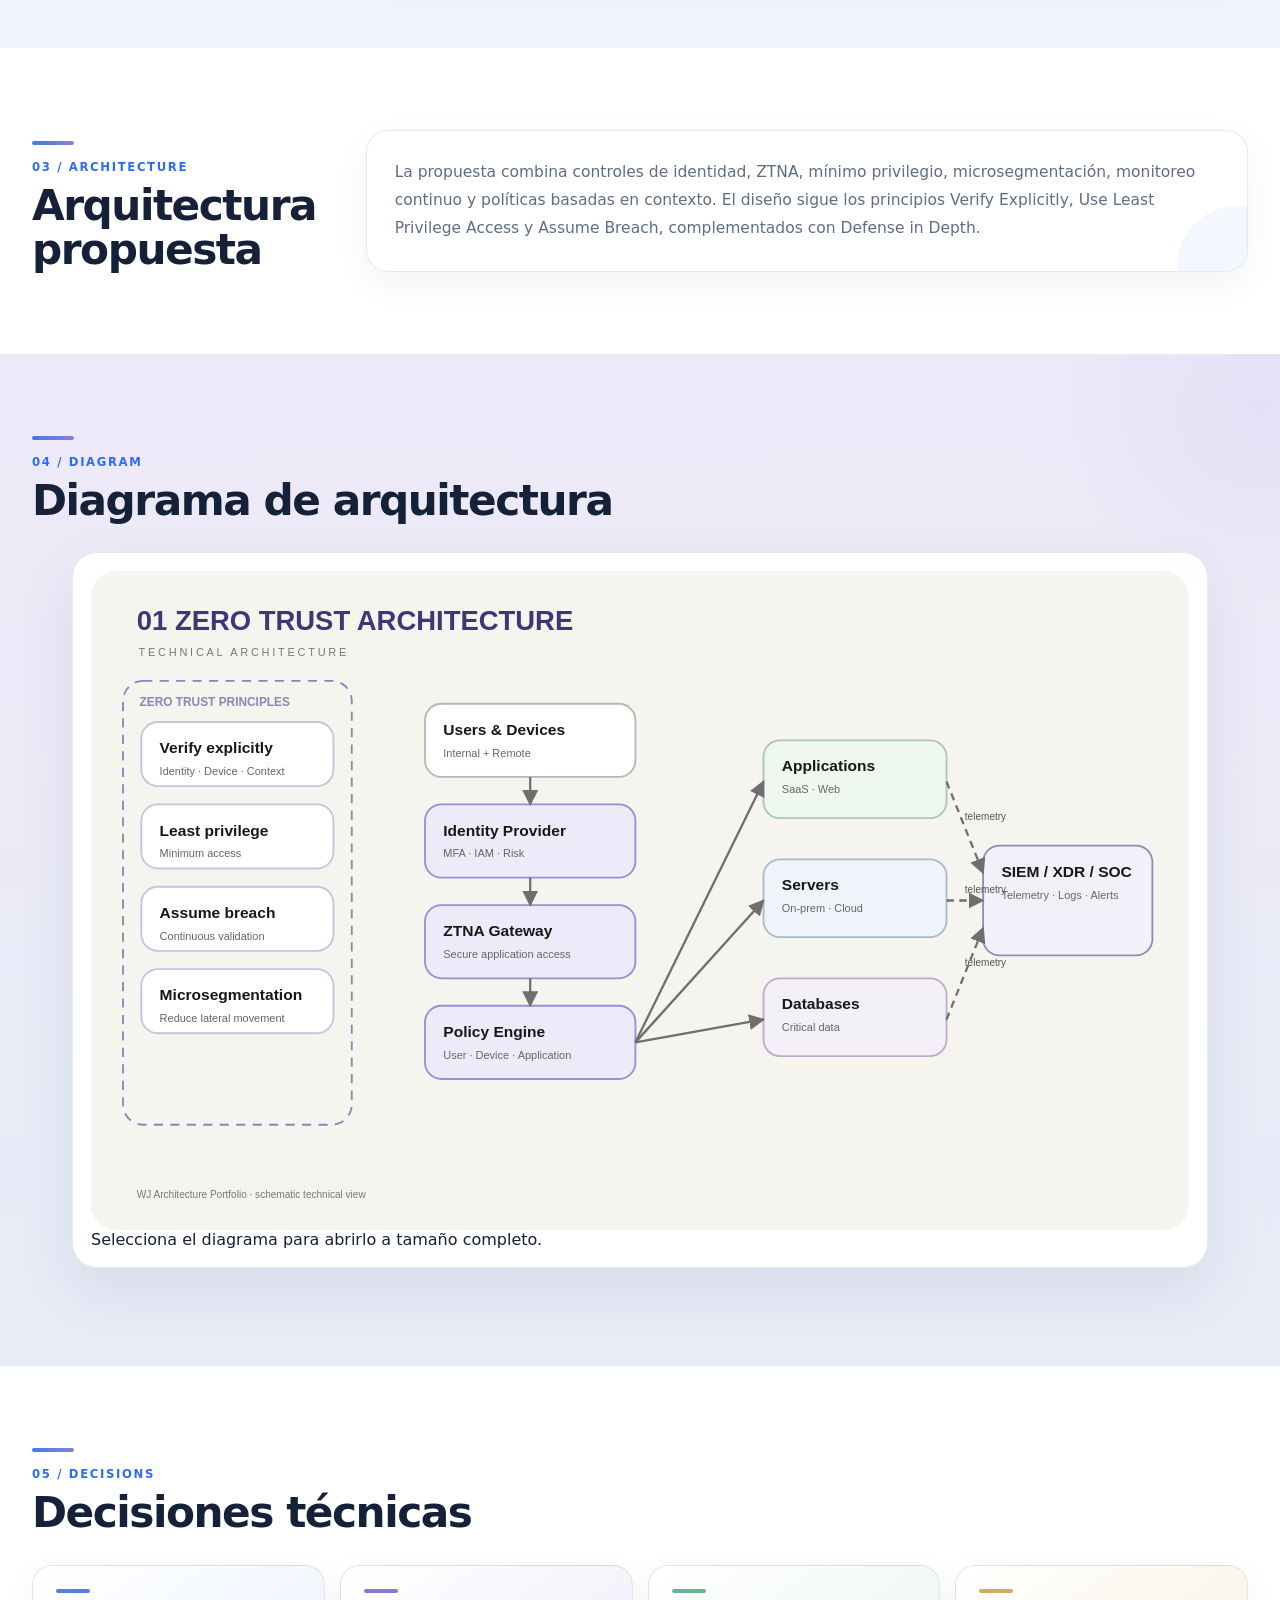
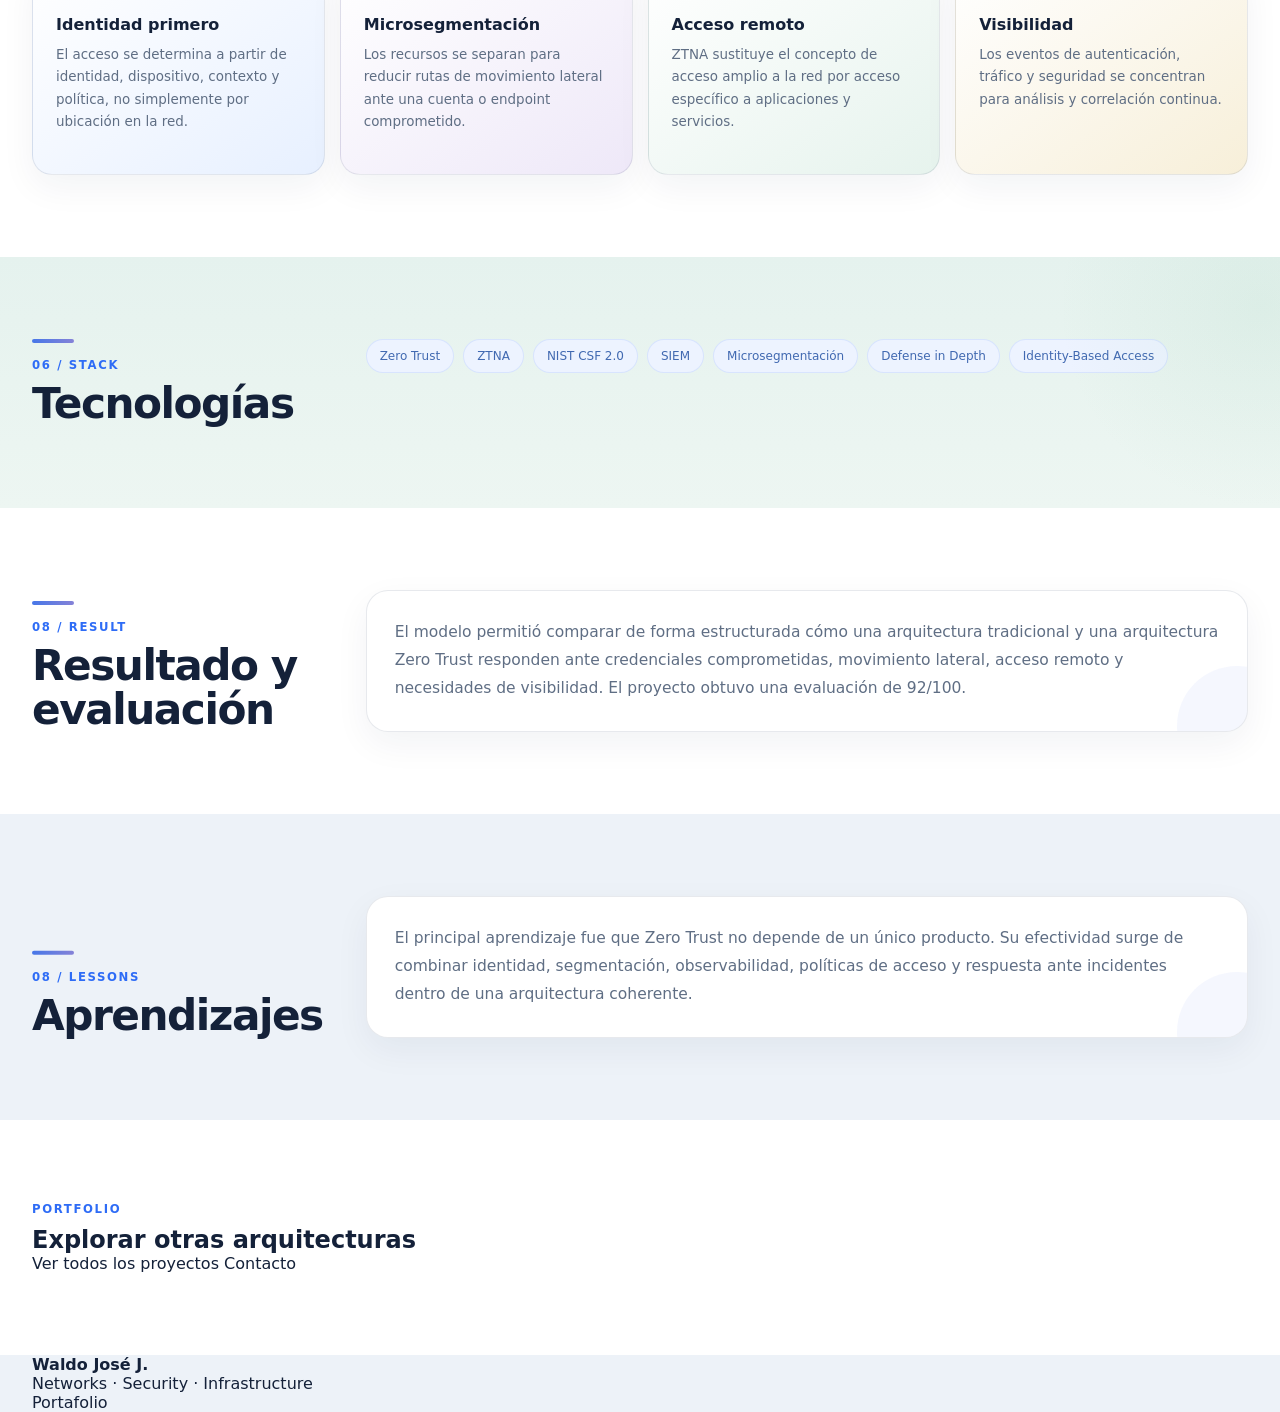
<file: projects/zero-trust.html>
<!DOCTYPE html>
<html lang="es">

<head>

  <meta charset="UTF-8">

  <meta
    name="viewport"
    content="width=device-width, initial-scale=1.0"
  >

  <meta
    name="description"
    content="Zero Trust Architecture - Caso de estudio técnico del portafolio profesional de Waldo José J."
  >

  <title>Zero Trust Architecture | Waldo José J.</title>


  <link
    rel="stylesheet"
    href="../css/reset.css"
  >

  <link
    rel="stylesheet"
    href="../css/redesign.css"
  >


    <link
        rel="stylesheet"
        href="../css/unified.css"
    >

</head>

<body class="inner-page">


<header class="inner-header">
  <div class="shell inner-header-layout">

    <a
      class="brand"
      href="../index.html"
    >
      <span class="brand-symbol">WJ</span>
      <span>Waldo José J.</span>
    </a>

    <a
      href="../index.html#proyectos"
      class="inner-back"
    >
      ← Volver a proyectos
    </a>

  </div>
</header>



<main class="case-study">

<section class="section case-hero">

  <div class="container">

    <p class="eyebrow">
      01 / Security Architecture
    </p>

    <h1 class="case-title">
      Zero Trust Architecture
    </h1>

    <p class="case-lead">
      Evaluación comparativa entre una arquitectura perimetral tradicional y un modelo Zero Trust aplicado.
    </p>

    <div class="case-meta">

      <span>Waldo José J.</span>
      <span>UTEC · El Salvador</span>
      <span>Caso de estudio técnico</span>

    </div>

  </div>

</section>



<section class="section">
  <div class="container">
    <div class="case-wide-header">
      <p class="eyebrow">07 / Risk Reduction</p>
      <h2>Riesgos mitigados</h2>
    </div>

    <div class="case-decision-grid">
      <article class="case-mini-card">
        <h3>Credenciales comprometidas</h3>
        <p>
          La verificación explícita, MFA y autorización por rol
          reducen el impacto de una identidad comprometida.
        </p>
      </article>

      <article class="case-mini-card">
        <h3>Movimiento lateral</h3>
        <p>
          La segmentación y el mínimo privilegio limitan rutas
          innecesarias entre recursos.
        </p>
      </article>

      <article class="case-mini-card">
        <h3>Acceso excesivo</h3>
        <p>
          Los permisos se asignan según función y necesidad,
          evitando confianza amplia dentro de la red.
        </p>
      </article>

      <article class="case-mini-card">
        <h3>Visibilidad limitada</h3>
        <p>
          La centralización de eventos y telemetría mejora
          la detección y el análisis de actividad anómala.
        </p>
      </article>
    </div>
  </div>
</section>


<section class="section">

  <div class="container case-intro-grid">

    <div class="case-section-title">
      <p class="eyebrow">01 / Context</p>
      <h2>Problema</h2>
    </div>

    <div class="case-prose">
      <p>Las arquitecturas de seguridad tradicionales depositan gran parte de su confianza en el perímetro. Una vez autenticado un usuario o dispositivo, puede existir demasiada libertad de movimiento dentro de la red. Esto incrementa el impacto potencial de credenciales comprometidas, accesos remotos inseguros y movimiento lateral entre segmentos.</p>
    </div>

  </div>

</section>


<section class="section">

  <div class="container case-intro-grid">

    <div class="case-section-title">
      <p class="eyebrow">02 / Objective</p>
      <h2>Objetivo</h2>
    </div>

    <div class="case-prose">
      <p>Diseñar y evaluar un modelo Zero Trust capaz de reducir la confianza implícita, verificar continuamente identidades y dispositivos y limitar el acceso únicamente a los recursos necesarios para cada usuario, aplicación o servicio.</p>
    </div>

  </div>

</section>


<section class="section">

  <div class="container case-intro-grid">

    <div class="case-section-title">
      <p class="eyebrow">03 / Architecture</p>
      <h2>Arquitectura propuesta</h2>
    </div>

    <div class="case-prose">
      <p>La propuesta combina controles de identidad, ZTNA, mínimo privilegio, microsegmentación, monitoreo continuo y políticas basadas en contexto. El diseño sigue los principios Verify Explicitly, Use Least Privilege Access y Assume Breach, complementados con Defense in Depth.</p>
    </div>

  </div>

</section>


<section class="section case-diagram-section">

  <div class="container">

    <div class="case-wide-header">
      <p class="eyebrow">04 / Diagram</p>
      <h2>Diagrama de arquitectura</h2>
    </div>

    <figure class="architecture-figure case-architecture">

      <a
        href="../assets/images/zero-trust/architecture.svg"
        target="_blank"
        rel="noopener"
        class="architecture-open"
      >

        <img
          class="architecture-image"
          src="../assets/images/zero-trust/architecture.svg"
          alt="Diagrama técnico de Zero Trust Architecture"
          loading="lazy"
        >

      </a>

      <figcaption>
        Selecciona el diagrama para abrirlo a tamaño completo.
      </figcaption>

    </figure>

  </div>

</section>


<section class="section">

  <div class="container">

    <div class="case-wide-header">
      <p class="eyebrow">05 / Decisions</p>
      <h2>Decisiones técnicas</h2>
    </div>

    <div class="case-decision-grid">
      
          <article class="case-mini-card">
            <h3>Identidad primero</h3>
            <p>El acceso se determina a partir de identidad, dispositivo, contexto y política, no simplemente por ubicación en la red.</p>
          </article>
        

          <article class="case-mini-card">
            <h3>Microsegmentación</h3>
            <p>Los recursos se separan para reducir rutas de movimiento lateral ante una cuenta o endpoint comprometido.</p>
          </article>
        

          <article class="case-mini-card">
            <h3>Acceso remoto</h3>
            <p>ZTNA sustituye el concepto de acceso amplio a la red por acceso específico a aplicaciones y servicios.</p>
          </article>
        

          <article class="case-mini-card">
            <h3>Visibilidad</h3>
            <p>Los eventos de autenticación, tráfico y seguridad se concentran para análisis y correlación continua.</p>
          </article>
        
    </div>

  </div>

</section>


<section class="section">

  <div class="container case-intro-grid">

    <div class="case-section-title">
      <p class="eyebrow">06 / Stack</p>
      <h2>Tecnologías</h2>
    </div>

    <div class="case-tech-stack">
      <span>Zero Trust</span>
<span>ZTNA</span>
<span>NIST CSF 2.0</span>
<span>SIEM</span>
<span>Microsegmentación</span>
<span>Defense in Depth</span>
<span>Identity-Based Access</span>
    </div>

  </div>

</section>


<section class="section">

  <div class="container case-intro-grid">

    <div class="case-section-title">
      <p class="eyebrow">08 / Result</p>
      <h2>Resultado y evaluación</h2>
    </div>

    <div class="case-prose">
      <p>El modelo permitió comparar de forma estructurada cómo una arquitectura tradicional y una arquitectura Zero Trust responden ante credenciales comprometidas, movimiento lateral, acceso remoto y necesidades de visibilidad. El proyecto obtuvo una evaluación de 92/100.</p>
    </div>

  </div>

</section>


<section class="section case-lessons">

  <div class="container case-intro-grid">

    <div class="case-section-title">
      <p class="eyebrow">08 / Lessons</p>
      <h2>Aprendizajes</h2>
    </div>

    <div class="case-prose case-prose-large">
      <p>El principal aprendizaje fue que Zero Trust no depende de un único producto. Su efectividad surge de combinar identidad, segmentación, observabilidad, políticas de acceso y respuesta ante incidentes dentro de una arquitectura coherente.</p>
    </div>

  </div>

</section>


<section class="section case-next">

  <div class="container">

    <p class="eyebrow">
      Portfolio
    </p>

    <h2>
      Explorar otras arquitecturas
    </h2>

    <div class="case-actions">

      <a
        class="button button-primary"
        href="../index.html#proyectos"
      >
        Ver todos los proyectos
      </a>

      <a
        class="button button-secondary"
        href="../index.html#contacto"
      >
        Contacto
      </a>

    </div>

  </div>

</section>

</main>


<footer class="site-footer">

  <div class="container footer-grid">

    <div>
      <strong>Waldo José J.</strong>

      <p>
        Networks · Security · Infrastructure
      </p>
    </div>

    <a
      href="../index.html"
      class="text-link"
    >
      Portafolio
    </a>

  </div>

</footer>

</body>
</html>
</file>
<file: css/redesign.css>
/* =========================================================
   WALDO JOSE J. - PORTFOLIO REDESIGN
========================================================= */

:root {
    --navy: #061225;
    --navy-2: #0a1b36;
    --navy-3: #10264a;

    --blue: #2e6cf6;
    --blue-2: #5f83ff;
    --blue-soft: #edf3ff;

    --cyan: #18bfe8;
    --green: #18b87a;
    --purple: #7b55f5;
    --orange: #ff8b27;

    --ink: #142139;
    --text: #5f6e84;
    --muted: #8590a1;

    --surface: #ffffff;
    --surface-soft: #f6f8fc;
    --surface-blue: #f7f9ff;

    --border: rgba(22, 47, 83, .10);

    --shadow:
        0 22px 60px rgba(15, 38, 71, .08);

    --shadow-soft:
        0 12px 35px rgba(15, 38, 71, .055);

    --radius-xl: 30px;
    --radius-lg: 22px;
    --radius-md: 16px;

    --shell: 1380px;
}


* {
    box-sizing: border-box;
}


html {
    scroll-behavior: smooth;
}


body {
    margin: 0;

    background: #fff;

    color: var(--ink);

    font-family:
        Inter,
        system-ui,
        -apple-system,
        BlinkMacSystemFont,
        "Segoe UI",
        sans-serif;

    overflow-x: hidden;
}


img {
    max-width: 100%;
}


a {
    color: inherit;
}


button,
input,
textarea,
select {
    font: inherit;
}


.shell {
    width:
        min(
            calc(100% - 48px),
            var(--shell)
        );

    margin-inline: auto;
}


.sr-only {
    position: absolute;

    width: 1px;
    height: 1px;

    padding: 0;
    margin: -1px;

    overflow: hidden;

    clip: rect(0, 0, 0, 0);

    white-space: nowrap;

    border: 0;
}


/* =========================================================
   NAVIGATION
========================================================= */

.topbar {
    position: sticky;
    top: 0;
    z-index: 1000;

    background:
        rgba(6, 18, 37, .94);

    border-bottom:
        1px solid rgba(255,255,255,.07);

    backdrop-filter:
        blur(18px);
}


.nav-shell {
    display: flex;

    align-items: center;

    justify-content: space-between;

    min-height: 76px;

    gap: 30px;
}


.brand {
    display: inline-flex;

    align-items: center;

    gap: 12px;

    color: #fff;

    text-decoration: none;

    font-weight: 800;

    white-space: nowrap;
}


.brand-symbol {
    display: grid;

    place-items: center;

    width: 39px;
    height: 39px;

    border-radius: 12px;

    background:
        linear-gradient(
            135deg,
            var(--blue),
            #6f56ff
        );

    box-shadow:
        0 8px 22px rgba(46,108,246,.28);

    font-weight: 900;
}


.main-nav {
    display: flex;

    align-items: center;

    gap: 30px;
}


.main-nav > a {
    position: relative;

    color:
        rgba(255,255,255,.82);

    text-decoration: none;

    font-size: .88rem;

    font-weight: 650;

    transition:
        color .2s ease;
}


.main-nav > a:not(.nav-cta)::after {
    content: "";

    position: absolute;

    left: 0;
    right: 0;
    bottom: -9px;

    width: 0;
    height: 2px;

    margin: auto;

    border-radius: 10px;

    background:
        var(--blue-2);

    transition:
        width .2s ease;
}


.main-nav > a:hover {
    color: #fff;
}


.main-nav > a:hover::after {
    width: 100%;
}


.nav-cta {
    padding:
        11px
        18px;

    border-radius:
        999px;

    background:
        linear-gradient(
            135deg,
            var(--blue),
            #5957f6
        );

    color: #fff !important;

    box-shadow:
        0 8px 24px rgba(46,108,246,.22);
}


.menu-toggle {
    display: none;

    width: 44px;
    height: 44px;

    padding: 10px;

    border: 0;

    background: transparent;
}


.menu-toggle span:not(.sr-only) {
    display: block;

    width: 100%;
    height: 2px;

    margin: 5px 0;

    border-radius: 99px;

    background: #fff;
}


/* =========================================================
   HERO
========================================================= */

.hero {
    position: relative;

    min-height:
        760px;

    padding:
        86px
        0
        120px;

    overflow: hidden;

    background:
        radial-gradient(
            circle at 75% 25%,
            rgba(36, 83, 220, .32),
            transparent 28%
        ),
        radial-gradient(
            circle at 15% 75%,
            rgba(31, 117, 255, .12),
            transparent 30%
        ),
        linear-gradient(
            135deg,
            #061225,
            #071831 65%,
            #0c2143
        );

    color: #fff;
}


.hero-grid-bg {
    position: absolute;

    inset: 0;

    opacity: .11;

    background-image:
        linear-gradient(
            rgba(255,255,255,.12) 1px,
            transparent 1px
        ),
        linear-gradient(
            90deg,
            rgba(255,255,255,.12) 1px,
            transparent 1px
        );

    background-size:
        46px
        46px;

    mask-image:
        linear-gradient(
            to bottom,
            rgba(0,0,0,.6),
            transparent 85%
        );
}


.hero-glow {
    position: absolute;

    border-radius: 50%;

    filter:
        blur(1px);

    pointer-events: none;
}


.hero-glow-one {
    width: 430px;
    height: 430px;

    right: 9%;
    top: 10%;

    border:
        1px solid rgba(89,122,255,.22);
}


.hero-glow-two {
    width: 540px;
    height: 540px;

    right: 4%;
    top: 2%;

    border:
        1px solid rgba(89,122,255,.10);
}


.hero-layout {
    position: relative;
    z-index: 2;

    display: grid;

    grid-template-columns:
        minmax(0, .95fr)
        minmax(480px, .85fr);

    align-items: center;

    gap: 60px;
}


.hero-copy {
    max-width: 730px;
}


.hero-badge {
    display: inline-flex;

    align-items: center;

    gap: 9px;

    margin-bottom: 29px;

    padding:
        9px
        14px;

    border:
        1px solid rgba(94,132,255,.34);

    border-radius:
        999px;

    background:
        rgba(34,77,171,.15);

    color:
        #b9ccff;

    font-size: .82rem;

    font-weight: 700;
}


.badge-dot {
    width: 8px;
    height: 8px;

    border-radius: 50%;

    background:
        #42db9c;

    box-shadow:
        0 0 0 5px rgba(66,219,156,.10);
}


.hero-kicker {
    margin:
        0
        0
        10px;

    color:
        #789bff;

    font-size:
        .76rem;

    font-weight: 800;

    letter-spacing:
        .17em;
}


.hero h1 {
    max-width: 700px;

    margin:
        0
        0
        24px;

    font-size:
        clamp(
            3.5rem,
            6vw,
            6.4rem
        );

    line-height:
        .93;

    letter-spacing:
        -.055em;
}


.hero h1 span {
    display: block;

    margin-top:
        5px;

    background:
        linear-gradient(
            90deg,
            #6aa1ff,
            #7681ff
        );

    -webkit-background-clip: text;
    background-clip: text;

    color: transparent;
}


.hero-profession {
    max-width: 720px;

    margin:
        0
        0
        18px;

    color:
        #dce5f8;

    font-size:
        clamp(
            1rem,
            1.55vw,
            1.23rem
        );

    line-height:
        1.65;
}


.hero-profession strong {
    color:
        #72a0ff;
}


.hero-description {
    max-width:
        660px;

    margin:
        0;

    color:
        #aebbd0;

    font-size:
        1rem;

    line-height:
        1.78;
}


.hero-actions {
    display: flex;

    flex-wrap: wrap;

    gap: 13px;

    margin-top:
        34px;
}


.btn {
    display: inline-flex;

    align-items: center;

    justify-content: center;

    gap: 12px;

    min-height: 50px;

    padding:
        0
        20px;

    border: 0;

    border-radius:
        14px;

    text-decoration: none;

    font-weight:
        750;

    cursor: pointer;

    transition:
        transform .18s ease,
        box-shadow .18s ease,
        border-color .18s ease;
}


.btn:hover {
    transform:
        translateY(-2px);
}


.btn-primary {
    background:
        linear-gradient(
            135deg,
            #2469f3,
            #4f56ef
        );

    color: #fff;

    box-shadow:
        0 13px 30px rgba(39,99,238,.28);
}


.btn-primary:hover {
    box-shadow:
        0 16px 38px rgba(39,99,238,.34);
}


.btn-ghost {
    border:
        1px solid rgba(255,255,255,.30);

    background:
        rgba(255,255,255,.035);

    color: #fff;
}


.hero-mini-links {
    display: flex;

    flex-wrap: wrap;

    gap: 24px;

    margin-top:
        28px;
}


.hero-mini-links a {
    color:
        #aab8ce;

    text-decoration: none;

    font-size:
        .83rem;

    font-weight:
        650;
}


.hero-mini-links a:hover {
    color: #fff;
}


/* portrait */

.hero-visual {
    position: relative;

    min-height:
        585px;
}


.portrait-frame {
    position: absolute;

    right: 5%;
    bottom: -20px;

    width:
        min(
            470px,
            85%
        );

    height:
        570px;
}


.portrait-glow {
    position: absolute;

    width: 390px;
    height: 390px;

    left: 50%;
    top: 48%;

    transform:
        translate(-50%, -50%);

    border-radius: 50%;

    background:
        radial-gradient(
            circle,
            rgba(57,108,255,.9),
            rgba(33,75,190,.6) 48%,
            transparent 69%
        );

    box-shadow:
        0 0 0 35px rgba(48,91,230,.11),
        0 0 0 65px rgba(48,91,230,.05);
}


.hero-photo {
    position: absolute;

    z-index: 3;

    left: 50%;
    bottom: 0;

    transform:
        translateX(-50%);

    width:
        100%;

    height:
        100%;

    object-fit:
        cover;

    object-position:
        center top;

    border-radius:
        230px
        230px
        40px
        40px;

    filter:
        drop-shadow(
            0 24px 34px rgba(0,0,0,.28)
        );
}


.portrait-orbit {
    position: absolute;

    border:
        1px solid rgba(98,130,255,.33);

    border-radius: 50%;
}


.orbit-one {
    width: 420px;
    height: 420px;

    right: 0;
    top: 65px;
}


.orbit-two {
    width: 520px;
    height: 520px;

    right: -50px;
    top: 15px;

    opacity: .55;
}


.floating-code,
.floating-shield {
    position: absolute;
    z-index: 10;

    display: grid;

    place-items: center;

    width: 64px;
    height: 64px;

    border:
        1px solid rgba(113,143,255,.42);

    border-radius:
        16px;

    background:
        rgba(16,43,95,.68);

    box-shadow:
        0 18px 40px rgba(0,0,0,.15);

    backdrop-filter:
        blur(12px);

    color:
        #72a0ff;

    font-size:
        1.45rem;

    font-weight: 800;
}


.floating-code {
    right: 0;
    top: 100px;
}


.floating-shield {
    left: 6%;
    top: 290px;
}


.hero-floating-card {
    position: absolute;
    z-index: 12;

    right: -3px;
    bottom: 70px;

    width: 190px;

    padding:
        18px;

    border:
        1px solid rgba(255,255,255,.22);

    border-radius:
        17px;

    background:
        rgba(24,49,98,.72);

    box-shadow:
        0 18px 50px rgba(0,0,0,.20);

    backdrop-filter:
        blur(16px);
}


.hero-floating-card span,
.hero-floating-card small {
    display: block;

    color:
        #adbbd3;

    font-size:
        .72rem;
}


.hero-floating-card strong {
    display: block;

    margin:
        5px
        0;

    color: #fff;

    font-size:
        1.1rem;
}


.hero-wave {
    position: absolute;

    left: -5%;
    right: -5%;
    bottom: -90px;

    height: 170px;

    border-radius:
        50% 50% 0 0 / 70% 70% 0 0;

    background: #fff;
}


/* =========================================================
   SECTIONS
========================================================= */

.section {
    position: relative;

    padding:
        92px
        0;
}


.section-soft {
    background:
        var(--surface-soft);
}


.section-heading {
    display: flex;

    align-items: flex-end;

    justify-content: space-between;

    gap: 40px;

    margin-bottom:
        38px;
}


.section-heading > div {
    max-width:
        820px;
}


.section-heading > p {
    max-width:
        480px;

    margin: 0;

    color:
        var(--text);

    line-height:
        1.7;
}


.eyebrow {
    margin:
        0
        0
        10px;

    color:
        var(--blue);

    font-size:
        .73rem;

    font-weight:
        850;

    letter-spacing:
        .14em;

    text-transform:
        uppercase;
}


.section-heading h2,
.profile-copy h2,
.contact-copy h2 {
    margin:
        0;

    color:
        var(--ink);

    font-size:
        clamp(
            2.25rem,
            4vw,
            4.2rem
        );

    line-height:
        1.01;

    letter-spacing:
        -.04em;
}


/* =========================================================
   PROFILE
========================================================= */

.profile-section {
    padding-top:
        56px;
}


.profile-showcase {
    display: grid;

    grid-template-columns:
        220px
        minmax(0, 1fr)
        minmax(390px, .72fr);

    gap:
        34px;

    align-items: center;

    padding:
        34px;

    border:
        1px solid var(--border);

    border-radius:
        var(--radius-xl);

    background:
        linear-gradient(
            135deg,
            #fff,
            #fbfcff
        );

    box-shadow:
        var(--shadow);
}


.profile-photo-column {
    min-width: 0;
}


.section-photo-wrap {
    overflow: hidden;

    border-radius:
        23px;

    background:
        var(--blue-soft);
}


.section-photo {
    display: block;

    width: 100%;
    height: 315px;

    object-fit:
        cover;

    object-position:
        center top;
}


.profile-location {
    display: flex;

    align-items: center;

    gap: 8px;

    margin-top:
        15px;

    color:
        var(--text);

    font-size:
        .76rem;
}


.profile-location span {
    color:
        var(--green);
}


.profile-copy h2 {
    max-width:
        620px;

    margin-bottom:
        22px;

    font-size:
        clamp(
            2rem,
            3vw,
            3.5rem
        );
}


.profile-copy h2 span {
    color:
        var(--blue);
}


.profile-copy > p:not(.eyebrow) {
    max-width:
        760px;

    margin:
        0
        0
        14px;

    color:
        var(--text);

    font-size:
        .98rem;

    line-height:
        1.72;
}


.profile-tags {
    display: flex;

    flex-wrap: wrap;

    gap: 7px;

    margin-top:
        22px;
}


.profile-tags span,
.panel-chips span {
    padding:
        7px
        10px;

    border-radius:
        999px;

    background:
        var(--blue-soft);

    color:
        #4267ac;

    font-size:
        .72rem;

    font-weight:
        650;
}


.academic-stats {
    display: grid;

    grid-template-columns:
        repeat(
            2,
            minmax(0, 1fr)
        );

    gap:
        13px;
}


.stat-card {
    min-height:
        165px;

    padding:
        18px;

    border:
        1px solid var(--border);

    border-radius:
        17px;

    background:
        #fff;

    box-shadow:
        var(--shadow-soft);
}


.stat-icon {
    display: grid;

    place-items: center;

    width: 38px;
    height: 38px;

    margin-bottom:
        13px;

    border-radius:
        12px;

    background:
        var(--blue-soft);

    color:
        var(--blue);

    font-weight:
        800;
}


.stat-card strong,
.stat-card span,
.stat-card small {
    display: block;
}


.stat-card strong {
    margin-bottom:
        5px;

    color:
        var(--blue);

    font-size:
        1.55rem;
}


.stat-card span {
    margin-bottom:
        7px;

    color:
        var(--ink);

    font-size:
        .8rem;

    font-weight:
        800;
}


.stat-card small {
    color:
        var(--muted);

    line-height:
        1.45;
}


/* =========================================================
   SERVICES
========================================================= */

.services-grid {
    display: grid;

    grid-template-columns:
        repeat(
            4,
            minmax(0, 1fr)
        );

    gap:
        16px;
}


.service-card {
    position: relative;

    min-height:
        315px;

    padding:
        25px;

    overflow: hidden;

    border:
        1px solid var(--border);

    border-radius:
        var(--radius-lg);

    background:
        #fff;

    box-shadow:
        var(--shadow-soft);

    transition:
        transform .2s ease,
        box-shadow .2s ease;
}


.service-card:hover {
    transform:
        translateY(-5px);

    box-shadow:
        var(--shadow);
}


.service-card::before {
    content: "";

    position: absolute;

    top: -80px;
    right: -80px;

    width: 180px;
    height: 180px;

    border-radius: 50%;

    opacity: .09;
}


.service-blue::before {
    background:
        var(--blue);
}

.service-green::before {
    background:
        var(--green);
}

.service-purple::before {
    background:
        var(--purple);
}

.service-orange::before {
    background:
        var(--orange);
}


.service-icon {
    display: grid;

    place-items: center;

    width: 50px;
    height: 50px;

    margin-bottom:
        24px;

    border-radius:
        15px;

    color: #fff;

    font-size:
        1.25rem;

    font-weight:
        800;

    box-shadow:
        0 11px 25px rgba(0,0,0,.11);
}


.service-blue .service-icon {
    background:
        linear-gradient(135deg, #1967ef, #2e94ff);
}

.service-green .service-icon {
    background:
        linear-gradient(135deg, #0ea86b, #23d48b);
}

.service-purple .service-icon {
    background:
        linear-gradient(135deg, #6749ef, #985bf6);
}

.service-orange .service-icon {
    background:
        linear-gradient(135deg, #f27617, #ffa031);
}


.service-card h3 {
    margin:
        0
        0
        12px;

    font-size:
        1.13rem;
}


.service-card > p {
    min-height:
        82px;

    margin:
        0;

    color:
        var(--text);

    font-size:
        .88rem;

    line-height:
        1.6;
}


.service-tags {
    display: flex;

    flex-wrap: wrap;

    gap: 6px;

    margin:
        19px
        0;
}


.service-tags span {
    padding:
        5px
        8px;

    border-radius:
        999px;

    background:
        var(--surface-soft);

    color:
        var(--text);

    font-size:
        .67rem;
}


.service-card > a {
    color:
        var(--blue);

    text-decoration: none;

    font-size:
        .8rem;

    font-weight:
        800;
}


/* =========================================================
   TECHNOLOGIES
========================================================= */

.technologies-section {
    padding-top:
        78px;
}


.tech-grid {
    display: grid;

    grid-template-columns:
        repeat(
            7,
            minmax(0, 1fr)
        );

    gap:
        11px;
}


.tech-chip {
    display: flex;

    flex-direction: column;

    align-items: center;

    justify-content: center;

    min-height:
        94px;

    padding:
        13px;

    text-align: center;

    border:
        1px solid var(--border);

    border-radius:
        15px;

    background:
        #fff;

    box-shadow:
        0 7px 24px rgba(18,42,78,.045);

    transition:
        transform .18s ease,
        border-color .18s ease;
}


.tech-chip:hover {
    transform:
        translateY(-3px);

    border-color:
        rgba(46,108,246,.28);
}


.tech-chip strong {
    margin-bottom:
        5px;

    color:
        var(--ink);

    font-size:
        .82rem;
}


.tech-chip span {
    color:
        var(--muted);

    font-size:
        .65rem;
}


/* =========================================================
   PROJECTS
========================================================= */

.projects-section {
    background:
        #f7f9fd;
}


.projects-grid {
    display: grid;

    grid-template-columns:
        repeat(
            3,
            minmax(0, 1fr)
        );

    gap:
        18px;
}


.project-card {
    position: relative;

    display: block;

    min-height:
        345px;

    overflow: hidden;

    border-radius:
        22px;

    background:
        var(--navy);

    text-decoration: none;

    box-shadow:
        var(--shadow-soft);

    transition:
        transform .22s ease,
        box-shadow .22s ease;
}


.project-card:hover {
    transform:
        translateY(-5px);

    box-shadow:
        0 24px 55px rgba(12,32,62,.18);
}


.project-image {
    position: absolute;

    inset: 0;

    background-size:
        cover;

    background-position:
        center;

    transform:
        scale(1.02);

    transition:
        transform .35s ease;
}


.project-card:hover .project-image {
    transform:
        scale(1.06);
}


.project-overlay {
    position: absolute;

    inset: 0;

    background:
        linear-gradient(
            to top,
            rgba(4,13,29,.98) 4%,
            rgba(7,20,43,.85) 48%,
            rgba(7,18,39,.36)
        );
}


.project-number {
    position: absolute;

    right: 20px;
    top: 17px;
    z-index: 4;

    color:
        rgba(255,255,255,.72);

    font-size:
        .8rem;

    font-weight:
        700;
}


.project-content {
    position: absolute;
    z-index: 5;

    left: 23px;
    right: 23px;
    bottom: 22px;
}


.project-type {
    margin:
        0
        0
        8px;

    color:
        #78a0ff;

    font-size:
        .67rem;

    font-weight:
        800;

    letter-spacing:
        .11em;
}


.project-content h3 {
    margin:
        0
        0
        9px;

    color: #fff;

    font-size:
        1.25rem;
}


.project-content > p:not(.project-type) {
    max-width:
        420px;

    margin:
        0;

    color:
        #b9c4d6;

    font-size:
        .82rem;

    line-height:
        1.55;
}


.project-tags {
    display: flex;

    flex-wrap: wrap;

    gap: 6px;

    margin:
        14px
        0;
}


.project-tags span {
    padding:
        5px
        8px;

    border:
        1px solid rgba(113,145,255,.22);

    border-radius:
        999px;

    background:
        rgba(46,108,246,.14);

    color:
        #b7c8ff;

    font-size:
        .64rem;
}


.project-content > strong {
    color:
        #7ba3ff;

    font-size:
        .75rem;
}


/* =========================================================
   EDUCATION
========================================================= */

.education-grid {
    display: grid;

    grid-template-columns:
        .82fr
        1.18fr;

    gap:
        18px;

    margin-bottom:
        50px;
}


.university-panel,
.specialty-panel {
    padding:
        28px;

    border:
        1px solid var(--border);

    border-radius:
        var(--radius-xl);

    background:
        #fff;

    box-shadow:
        var(--shadow-soft);
}


.university-panel {
    display: grid;

    grid-template-columns:
        180px
        minmax(0, 1fr);

    gap:
        27px;

    align-items: center;
}


.university-logo-box {
    display: grid;

    place-items: center;

    min-height:
        210px;

    padding:
        18px;

    border-radius:
        22px;

    background:
        var(--surface-blue);
}


.university-logo-box img {
    width:
        min(
            150px,
            100%
        );

    height: auto;

    object-fit: contain;
}


.university-panel h3,
.specialty-panel h3 {
    margin:
        0
        0
        13px;

    font-size:
        clamp(
            1.5rem,
            2.5vw,
            2.3rem
        );

    line-height:
        1.08;
}


.university-panel > div:last-child > p:not(.eyebrow) {
    margin:
        0;

    color:
        var(--text);

    line-height:
        1.7;
}


.panel-chips {
    display: flex;

    flex-wrap: wrap;

    gap: 7px;

    margin-top:
        20px;
}


.module-grid {
    display: grid;

    grid-template-columns:
        repeat(
            2,
            minmax(0, 1fr)
        );

    gap:
        11px;

    margin-top:
        22px;
}


.module-grid > div {
    position: relative;

    min-height:
        108px;

    padding:
        16px
        64px
        16px
        16px;

    border:
        1px solid var(--border);

    border-radius:
        16px;

    background:
        var(--surface-blue);
}


.module-grid span,
.module-grid strong {
    display: block;
}


.module-grid span {
    margin-bottom:
        7px;

    color:
        var(--blue);

    font-size:
        .65rem;

    font-weight:
        800;

    letter-spacing:
        .09em;

    text-transform:
        uppercase;
}


.module-grid strong {
    font-size:
        .8rem;

    line-height:
        1.42;
}


.module-grid b {
    position: absolute;

    right: 14px;
    top: 14px;

    display: grid;

    place-items: center;

    width: 44px;
    height: 38px;

    border-radius:
        12px;

    background:
        #fff;

    color:
        var(--blue);

    font-size:
        .88rem;
}


.timeline {
    display: grid;

    grid-template-columns:
        repeat(
            6,
            minmax(0, 1fr)
        );

    gap: 0;

    border:
        1px solid var(--border);

    border-radius:
        22px;

    overflow: hidden;

    background:
        #fff;
}


.timeline article {
    position: relative;

    min-height:
        190px;

    padding:
        22px;

    border-right:
        1px solid var(--border);
}


.timeline article:last-child {
    border-right: 0;
}


.timeline article::before {
    content: "";

    position: absolute;

    top: 0;
    left: 22px;

    width: 32px;
    height: 3px;

    border-radius:
        0 0 5px 5px;

    background:
        #dce5f6;
}


.timeline-current::before {
    background:
        var(--blue) !important;
}


.timeline article > span {
    display: block;

    margin-bottom:
        29px;

    color:
        var(--blue);

    font-size:
        1.12rem;

    font-weight:
        850;
}


.timeline h3 {
    margin:
        0
        0
        8px;

    font-size:
        .88rem;
}


.timeline p {
    margin: 0;

    color:
        var(--muted);

    font-size:
        .73rem;

    line-height:
        1.55;
}


/* =========================================================
   EVIDENCE
========================================================= */

.evidence-section {
    background:
        var(--surface-soft);
}


.evidence-grid {
    display: grid;

    grid-template-columns:
        repeat(
            3,
            minmax(0, 1fr)
        );

    gap:
        16px;
}


.evidence-card {
    position: relative;

    display: block;

    min-height:
        300px;

    padding:
        25px;

    border:
        1px solid var(--border);

    border-radius:
        22px;

    background:
        #fff;

    text-decoration: none;

    box-shadow:
        var(--shadow-soft);

    transition:
        transform .2s ease,
        border-color .2s ease;
}


.evidence-card:hover {
    transform:
        translateY(-4px);

    border-color:
        rgba(46,108,246,.25);
}


.evidence-number {
    position: absolute;

    right: 20px;
    top: 18px;

    color:
        #a1adbe;

    font-size:
        .72rem;
}


.evidence-icon {
    display: grid;

    place-items: center;

    width: 49px;
    height: 49px;

    margin-bottom:
        25px;

    border-radius:
        15px;

    background:
        var(--blue-soft);

    color:
        var(--blue);

    font-size:
        1.2rem;
}


.evidence-card h3 {
    margin:
        0
        0
        10px;

    font-size:
        1.25rem;
}


.evidence-card > p:not(.eyebrow) {
    margin: 0;

    color:
        var(--text);

    line-height:
        1.62;
}


.evidence-tags {
    display: flex;

    gap: 6px;

    flex-wrap: wrap;

    margin:
        20px
        0;
}


.evidence-tags span {
    padding:
        6px
        9px;

    border-radius:
        999px;

    background:
        var(--blue-soft);

    color:
        #4267ac;

    font-size:
        .68rem;
}


.evidence-card > strong {
    color:
        var(--blue);

    font-size:
        .78rem;
}


/* =========================================================
   CONTACT
========================================================= */

.contact-section {
    overflow: hidden;

    background:
        linear-gradient(
            135deg,
            #07142b,
            #0b2044
        );

    color: #fff;
}


.contact-section::before {
    content: "";

    position: absolute;

    width: 520px;
    height: 520px;

    right: -180px;
    top: -180px;

    border-radius: 50%;

    background:
        radial-gradient(
            circle,
            rgba(46,108,246,.30),
            transparent 68%
        );
}


.contact-grid {
    position: relative;
    z-index: 2;

    display: grid;

    grid-template-columns:
        .75fr
        1.25fr;

    gap:
        75px;

    align-items: start;
}


.contact-copy .eyebrow {
    color:
        #759dff;
}


.contact-copy h2 {
    max-width:
        500px;

    color: #fff;
}


.contact-copy > p:not(.eyebrow) {
    max-width:
        500px;

    margin:
        20px
        0
        28px;

    color:
        #adbbd0;

    line-height:
        1.7;
}


.contact-points {
    display: grid;

    gap: 12px;
}


.contact-points > div {
    display: flex;

    align-items: center;

    gap: 13px;
}


.contact-points span {
    display: grid;

    place-items: center;

    width: 34px;
    height: 34px;

    flex: 0 0 auto;

    border-radius:
        10px;

    background:
        rgba(75,116,239,.18);

    color:
        #7da2ff;

    font-size:
        .68rem;

    font-weight:
        800;
}


.contact-points p {
    margin: 0;

    color:
        #c0cade;

    font-size:
        .86rem;
}


.contact-form {
    padding:
        30px;

    border:
        1px solid rgba(255,255,255,.12);

    border-radius:
        24px;

    background:
        rgba(255,255,255,.065);

    backdrop-filter:
        blur(16px);

    box-shadow:
        0 25px 60px rgba(0,0,0,.16);
}


.form-row {
    display: grid;

    grid-template-columns:
        repeat(
            2,
            minmax(0, 1fr)
        );

    gap:
        14px;
}


.contact-form label {
    display: block;

    margin-bottom:
        15px;

    color:
        #cbd6e8;

    font-size:
        .76rem;

    font-weight:
        700;
}


.contact-form input,
.contact-form select,
.contact-form textarea {
    display: block;

    width: 100%;

    margin-top:
        8px;

    padding:
        13px
        14px;

    border:
        1px solid rgba(255,255,255,.13);

    border-radius:
        12px;

    outline: 0;

    background:
        rgba(5,17,37,.55);

    color: #fff;

    transition:
        border-color .18s ease,
        box-shadow .18s ease;
}


.contact-form select {
    appearance: auto;
}


.contact-form option {
    color: #111;

    background: #fff;
}


.contact-form textarea {
    min-height:
        145px;

    resize: vertical;
}


.contact-form input:focus,
.contact-form select:focus,
.contact-form textarea:focus {
    border-color:
        rgba(105,147,255,.75);

    box-shadow:
        0 0 0 4px rgba(57,104,240,.13);
}


.form-error {
    display: block;

    min-height:
        16px;

    margin-top:
        4px;

    color:
        #ff9eaa;

    font-size:
        .67rem;
}


.form-submit {
    width: 100%;

    margin-top:
        5px;
}


.form-status {
    min-height:
        22px;

    margin:
        12px
        0
        0;

    text-align: center;

    color:
        #aebed7;

    font-size:
        .75rem;
}


/* =========================================================
   FOOTER
========================================================= */

.footer {
    padding:
        35px
        0;

    background:
        #050e1e;

    color: #fff;
}


.footer-layout {
    display: grid;

    grid-template-columns:
        1fr
        auto
        1fr;

    align-items: center;

    gap:
        35px;
}


.footer-brand {
    display: flex;

    align-items: center;

    gap: 10px;

    font-weight:
        800;
}


.footer-brand span {
    display: grid;

    place-items: center;

    width: 34px;
    height: 34px;

    border-radius:
        10px;

    background:
        var(--blue);
}


.footer-layout p {
    margin:
        8px
        0
        0;

    color:
        #7f8ea6;

    font-size:
        .72rem;
}


.footer-nav {
    display: flex;

    gap: 22px;
}


.footer a {
    color:
        #aebbd0;

    text-decoration: none;

    font-size:
        .76rem;
}


.footer-end {
    display: flex;

    justify-content: flex-end;

    align-items: center;

    gap: 18px;

    color:
        #74839a;

    font-size:
        .72rem;
}


/* =========================================================
   RESPONSIVE
========================================================= */

@media (max-width: 1180px) {

    .hero-layout {
        grid-template-columns:
            1fr
            minmax(400px, .72fr);
    }

    .profile-showcase {
        grid-template-columns:
            190px
            minmax(0, 1fr);
    }

    .academic-stats {
        grid-column:
            1 / -1;

        grid-template-columns:
            repeat(
                4,
                minmax(0, 1fr)
            );
    }

    .services-grid {
        grid-template-columns:
            repeat(
                2,
                minmax(0, 1fr)
            );
    }

    .tech-grid {
        grid-template-columns:
            repeat(
                5,
                minmax(0, 1fr)
            );
    }

    .timeline {
        grid-template-columns:
            repeat(
                3,
                minmax(0, 1fr)
            );
    }

    .timeline article:nth-child(3) {
        border-right: 0;
    }

    .timeline article {
        border-bottom:
            1px solid var(--border);
    }

}


@media (max-width: 900px) {

    .shell {
        width:
            min(
                calc(100% - 32px),
                var(--shell)
            );
    }

    .menu-toggle {
        display: block;
    }

    .main-nav {
        position: absolute;

        left: 16px;
        right: 16px;
        top: 70px;

        display: none;

        flex-direction: column;

        align-items: stretch;

        gap: 0;

        padding: 12px;

        border:
            1px solid rgba(255,255,255,.1);

        border-radius:
            17px;

        background:
            rgba(7,18,37,.98);

        box-shadow:
            0 22px 50px rgba(0,0,0,.28);
    }

    .main-nav.is-open {
        display: flex;
    }

    .main-nav > a {
        padding:
            13px
            12px;
    }

    .nav-cta {
        margin-top:
            6px;

        text-align: center;
    }

    .hero {
        min-height: 0;

        padding:
            66px
            0
            90px;
    }

    .hero-layout {
        grid-template-columns:
            1fr;

        gap: 25px;
    }

    .hero-copy {
        max-width: none;
    }

    .hero h1 {
        font-size:
            clamp(
                3.2rem,
                12vw,
                5.8rem
            );
    }

    .hero-visual {
        min-height:
            520px;
    }

    .portrait-frame {
        right: 50%;

        transform:
            translateX(50%);

        width:
            min(
                450px,
                85vw
            );

        height:
            510px;
    }

    .floating-code {
        right: 8%;
    }

    .floating-shield {
        left: 8%;
    }

    .hero-floating-card {
        right: 5%;
    }

    .profile-showcase {
        grid-template-columns:
            220px
            1fr;
    }

    .academic-stats {
        grid-template-columns:
            repeat(
                2,
                minmax(0, 1fr)
            );
    }

    .projects-grid,
    .evidence-grid {
        grid-template-columns:
            repeat(
                2,
                minmax(0, 1fr)
            );
    }

    .education-grid,
    .contact-grid {
        grid-template-columns:
            1fr;
    }

    .timeline {
        grid-template-columns:
            repeat(
                2,
                minmax(0, 1fr)
            );
    }

    .timeline article:nth-child(3) {
        border-right:
            1px solid var(--border);
    }

    .timeline article:nth-child(even) {
        border-right: 0;
    }

    .footer-layout {
        grid-template-columns:
            1fr;

        text-align: center;
    }

    .footer-nav,
    .footer-end {
        justify-content: center;
    }

    .footer-brand {
        justify-content: center;
    }

}


@media (max-width: 650px) {

    .shell {
        width:
            min(
                calc(100% - 24px),
                var(--shell)
            );
    }

    .nav-shell {
        min-height:
            66px;
    }

    .brand {
        font-size:
            .86rem;
    }

    .brand-symbol {
        width: 35px;
        height: 35px;
    }

    .hero {
        padding-top:
            45px;
    }

    .hero-badge {
        margin-bottom:
            22px;
    }

    .hero h1 {
        font-size:
            clamp(
                3rem,
                15vw,
                4.5rem
            );
    }

    .hero-profession {
        font-size:
            1rem;
    }

    .hero-actions {
        display: grid;

        grid-template-columns:
            1fr;
    }

    .hero-mini-links {
        gap:
            13px;
    }

    .hero-visual {
        min-height:
            430px;
    }

    .portrait-frame {
        height:
            430px;

        width:
            min(
                355px,
                90vw
            );
    }

    .portrait-glow {
        width: 300px;
        height: 300px;
    }

    .orbit-one {
        width: 320px;
        height: 320px;
    }

    .orbit-two {
        width: 380px;
        height: 380px;
    }

    .floating-code,
    .floating-shield {
        width: 49px;
        height: 49px;

        font-size:
            1rem;
    }

    .floating-code {
        top: 75px;
    }

    .floating-shield {
        top: 250px;
    }

    .hero-floating-card {
        width:
            160px;

        bottom:
            30px;

        padding:
            14px;
    }

    .section {
        padding:
            68px
            0;
    }

    .section-heading {
        display: block;
    }

    .section-heading > p {
        margin-top:
            17px;
    }

    .profile-showcase {
        display: block;

        padding:
            19px;
    }

    .profile-photo-column {
        width:
            min(
                68%,
                230px
            );

        margin:
            0
            auto
            28px;
    }

    .section-photo {
        height:
            280px;
    }

    .profile-copy h2 {
        font-size:
            2.3rem;
    }

    .academic-stats {
        grid-template-columns:
            1fr;

        margin-top:
            27px;
    }

    .services-grid,
    .projects-grid,
    .evidence-grid {
        grid-template-columns:
            1fr;
    }

    .service-card {
        min-height: 0;
    }

    .service-card > p {
        min-height: 0;
    }

    .tech-grid {
        grid-template-columns:
            repeat(
                2,
                minmax(0, 1fr)
            );
    }

    .project-card {
        min-height:
            325px;
    }

    .university-panel {
        grid-template-columns:
            1fr;
    }

    .university-logo-box {
        min-height:
            160px;
    }

    .university-logo-box img {
        width:
            130px;
    }

    .module-grid {
        grid-template-columns:
            1fr;
    }

    .timeline {
        grid-template-columns:
            1fr;
    }

    .timeline article,
    .timeline article:nth-child(3),
    .timeline article:nth-child(even) {
        min-height: 0;

        border-right: 0;
    }

    .timeline article > span {
        margin-bottom:
            15px;
    }

    .form-row {
        grid-template-columns:
            1fr;
    }

    .contact-form {
        padding:
            20px;
    }

    .footer-nav {
        flex-wrap: wrap;
    }

    .footer-end {
        flex-direction: column;

        gap: 8px;
    }

}


/* =========================================================
   GLOBAL INNER PAGES
========================================================= */

.inner-page {
    min-height: 100vh;

    background:
        #f6f8fc;
}


/* =========================================================
   INNER HEADER
========================================================= */

.inner-header {
    position: sticky;

    top: 0;

    z-index: 1000;

    border-bottom:
        1px solid rgba(255,255,255,.08);

    background:
        rgba(6,18,37,.96);

    backdrop-filter:
        blur(18px);
}


.inner-header-layout {
    display: flex;

    align-items: center;

    justify-content: space-between;

    min-height:
        76px;

    gap:
        25px;
}


.inner-back {
    display: inline-flex;

    align-items: center;

    gap:
        9px;

    padding:
        10px
        15px;

    border:
        1px solid rgba(255,255,255,.15);

    border-radius:
        999px;

    color:
        #c6d2e7;

    text-decoration:
        none;

    font-size:
        .78rem;

    font-weight:
        700;
}


.inner-back:hover {
    border-color:
        rgba(103,143,255,.55);

    color:
        #fff;
}


/* =========================================================
   CASE STUDY HERO
========================================================= */

.case-study {
    background:
        #f6f8fc !important;
}


.case-study .case-hero {
    position: relative;

    overflow: hidden;

    padding:
        100px
        0
        90px !important;

    background:
        radial-gradient(
            circle at 80% 20%,
            rgba(54,101,242,.27),
            transparent 31%
        ),
        linear-gradient(
            135deg,
            #061225,
            #0b2144
        );

    color:
        #fff;
}


.case-study .case-hero::after {
    content: "";

    position: absolute;

    width: 490px;
    height: 490px;

    right: -170px;
    top: -210px;

    border:
        1px solid rgba(112,143,255,.24);

    border-radius:
        50%;
}


.case-study .case-hero .container {
    position:
        relative;

    z-index:
        2;
}


.case-study .case-hero .eyebrow {
    color:
        #739bff !important;
}


.case-study .case-title {
    max-width:
        1000px;

    margin:
        0
        0
        22px;

    color:
        #fff !important;

    font-size:
        clamp(
            3rem,
            6vw,
            6rem
        ) !important;

    line-height:
        .96 !important;

    letter-spacing:
        -.05em;
}


.case-study .case-lead {
    max-width:
        820px;

    margin:
        0;

    color:
        #afbdd2 !important;

    font-size:
        clamp(
            1rem,
            1.6vw,
            1.25rem
        ) !important;

    line-height:
        1.7 !important;
}


.case-study .case-meta {
    display:
        flex;

    flex-wrap:
        wrap;

    gap:
        8px;

    margin-top:
        30px !important;
}


.case-study .case-meta span {
    padding:
        8px
        11px !important;

    border:
        1px solid rgba(111,145,255,.19);

    border-radius:
        999px;

    background:
        rgba(50,91,199,.14);

    color:
        #b9c9eb !important;

    font-size:
        .71rem;
}


/* =========================================================
   CASE STUDY SECTIONS
========================================================= */

.case-study > .section:not(.case-hero) {
    padding:
        76px
        0 !important;

    border:
        0 !important;

    background:
        transparent !important;
}


.case-study > .section:nth-child(odd):not(.case-hero) {
    background:
        #fff !important;
}


.case-study .case-intro-grid {
    display:
        grid !important;

    grid-template-columns:
        minmax(230px, .48fr)
        minmax(0, 1.52fr) !important;

    gap:
        55px !important;

    align-items:
        start;
}


.case-study .case-section-title {
    position:
        sticky;

    top:
        105px;

    padding:
        0 !important;
}


.case-study .case-section-title h2,
.case-study .case-wide-header h2 {
    margin:
        7px
        0
        0 !important;

    color:
        var(--ink) !important;

    font-size:
        clamp(
            2rem,
            3.3vw,
            3.4rem
        ) !important;

    line-height:
        1.04 !important;

    letter-spacing:
        -.035em;
}


.case-study .case-prose {
    padding:
        28px !important;

    border:
        1px solid var(--border) !important;

    border-radius:
        22px !important;

    background:
        #fff !important;

    box-shadow:
        var(--shadow-soft) !important;
}


.case-study .case-prose p {
    color:
        var(--text) !important;

    font-size:
        .97rem !important;

    line-height:
        1.8 !important;
}


/* =========================================================
   WIDE HEADINGS
========================================================= */

.case-wide-header {
    max-width:
        880px;

    margin-bottom:
        30px;
}


/* =========================================================
   DECISIONS / RISKS
========================================================= */

.case-study .case-decision-grid {
    display:
        grid !important;

    grid-template-columns:
        repeat(
            4,
            minmax(0, 1fr)
        ) !important;

    gap:
        15px !important;
}


.case-study .case-mini-card {
    position:
        relative;

    min-height:
        210px;

    padding:
        23px !important;

    overflow:
        hidden;

    border:
        1px solid var(--border) !important;

    border-radius:
        20px !important;

    background:
        #fff !important;

    box-shadow:
        var(--shadow-soft) !important;

    transition:
        transform .2s ease,
        border-color .2s ease;
}


.case-study .case-mini-card:hover {
    transform:
        translateY(-4px);

    border-color:
        rgba(46,108,246,.25) !important;
}


.case-study .case-mini-card::before {
    content:
        "";

    display:
        block;

    width:
        34px;

    height:
        4px;

    margin-bottom:
        22px;

    border-radius:
        999px;

    background:
        linear-gradient(
            90deg,
            var(--blue),
            var(--purple)
        );
}


.case-study .case-mini-card h3 {
    margin:
        0
        0
        10px;

    color:
        var(--ink) !important;

    font-size:
        1rem;
}


.case-study .case-mini-card p {
    margin:
        0;

    color:
        var(--text) !important;

    font-size:
        .84rem;

    line-height:
        1.65;
}


/* =========================================================
   ARCHITECTURE VISUAL
========================================================= */

.case-study .case-architecture {
    padding:
        18px !important;

    overflow:
        hidden;

    border:
        1px solid var(--border) !important;

    border-radius:
        25px !important;

    background:
        #fff !important;

    box-shadow:
        var(--shadow) !important;
}


.case-study .case-architecture img {
    display:
        block;

    width:
        100%;

    border-radius:
        17px;
}


/* =========================================================
   TECHNOLOGIES
========================================================= */

.case-study .case-tech-stack {
    display:
        flex !important;

    flex-wrap:
        wrap;

    gap:
        9px !important;
}


.case-study .case-tech-stack span {
    padding:
        9px
        13px !important;

    border:
        1px solid rgba(46,108,246,.11) !important;

    border-radius:
        999px !important;

    background:
        var(--blue-soft) !important;

    color:
        #4169b1 !important;

    font-size:
        .75rem;
}


/* =========================================================
   EVIDENCE DETAIL PAGE
========================================================= */

.evidence-detail-page {
    min-height:
        100vh;

    background:
        #f6f8fc !important;
}


.evidence-detail-header {
    position:
        sticky;

    top:
        0;

    z-index:
        1000;

    padding:
        0 !important;

    border:
        0 !important;

    background:
        rgba(6,18,37,.96) !important;

    backdrop-filter:
        blur(18px);
}


.evidence-detail-header .container {
    display:
        flex;

    align-items:
        center;

    min-height:
        76px;
}


.evidence-detail-header a {
    display:
        inline-flex;

    align-items:
        center;

    padding:
        10px
        15px;

    border:
        1px solid rgba(255,255,255,.14);

    border-radius:
        999px;

    color:
        #cad5e7 !important;

    text-decoration:
        none;

    font-size:
        .78rem;

    font-weight:
        700;
}


/* evidence hero */

.evidence-detail-hero {
    position:
        relative;

    overflow:
        hidden;

    padding:
        95px
        0
        85px !important;

    background:
        radial-gradient(
            circle at 82% 22%,
            rgba(54,101,242,.28),
            transparent 30%
        ),
        linear-gradient(
            135deg,
            #061225,
            #0b2144
        ) !important;
}


.evidence-detail-hero::after {
    content:
        "";

    position:
        absolute;

    width:
        480px;

    height:
        480px;

    right:
        -190px;

    top:
        -210px;

    border:
        1px solid rgba(109,143,255,.22);

    border-radius:
        50%;
}


.evidence-detail-hero .container {
    position:
        relative;

    z-index:
        2;
}


.evidence-detail-hero .eyebrow {
    color:
        #739bff !important;
}


.evidence-detail-hero h1 {
    max-width:
        900px;

    margin:
        0
        0
        20px;

    color:
        #fff !important;

    font-size:
        clamp(
            3rem,
            6vw,
            5.8rem
        ) !important;

    line-height:
        .96 !important;

    letter-spacing:
        -.05em;
}


.evidence-detail-lead {
    max-width:
        820px;

    color:
        #b1bfd4 !important;

    font-size:
        1.05rem !important;

    line-height:
        1.75 !important;
}


.evidence-detail-tags {
    display:
        flex;

    flex-wrap:
        wrap;

    gap:
        8px;

    margin-top:
        28px;
}


.evidence-detail-tags span {
    padding:
        7px
        10px !important;

    border:
        1px solid rgba(104,140,255,.18);

    border-radius:
        999px;

    background:
        rgba(48,91,201,.14) !important;

    color:
        #b9caec !important;

    font-size:
        .7rem;
}


/* evidence content */

.evidence-detail-content {
    padding:
        75px
        0 !important;
}


.evidence-detail-grid {
    display:
        grid !important;

    grid-template-columns:
        repeat(
            3,
            minmax(0, 1fr)
        ) !important;

    gap:
        16px !important;
}


.evidence-detail-grid article {
    min-height:
        215px;

    padding:
        25px !important;

    border:
        1px solid var(--border) !important;

    border-radius:
        21px !important;

    background:
        #fff !important;

    box-shadow:
        var(--shadow-soft) !important;

    transition:
        transform .2s ease,
        border-color .2s ease;
}


.evidence-detail-grid article:hover {
    transform:
        translateY(-3px);

    border-color:
        rgba(46,108,246,.25) !important;
}


.evidence-detail-grid h2 {
    margin:
        0
        0
        12px;

    color:
        var(--ink) !important;

    font-size:
        1.12rem !important;
}


.evidence-detail-grid p {
    margin:
        0;

    color:
        var(--text) !important;

    font-size:
        .86rem;

    line-height:
        1.7;
}


/* =========================================================
   INNER PAGE FOOTER
========================================================= */

.inner-footer {
    padding:
        30px
        0;

    background:
        #050e1e;

    color:
        #8090a8;
}


.inner-footer .shell {
    display:
        flex;

    align-items:
        center;

    justify-content:
        space-between;

    gap:
        20px;
}


.inner-footer strong {
    color:
        #fff;
}


/* =========================================================
   RESPONSIVE - INNER PAGES
========================================================= */

@media (max-width: 1050px) {

    .case-study .case-decision-grid {
        grid-template-columns:
            repeat(
                2,
                minmax(0, 1fr)
            ) !important;
    }


    .evidence-detail-grid {
        grid-template-columns:
            repeat(
                2,
                minmax(0, 1fr)
            ) !important;
    }

}


@media (max-width: 760px) {

    .inner-header-layout {
        min-height:
            66px;
    }


    .case-study .case-hero,
    .evidence-detail-hero {
        padding:
            65px
            0
            60px !important;
    }


    .case-study .case-intro-grid {
        grid-template-columns:
            1fr !important;

        gap:
            22px !important;
    }


    .case-study .case-section-title {
        position:
            static;
    }


    .case-study .case-decision-grid,
    .evidence-detail-grid {
        grid-template-columns:
            1fr !important;
    }


    .case-study .case-mini-card,
    .evidence-detail-grid article {
        min-height:
            0;
    }


    .inner-footer .shell {
        flex-direction:
            column;

        text-align:
            center;
    }

}


/* compatibilidad con HTML técnico existente */

.container {
    width:
        min(
            calc(100% - 48px),
            var(--shell)
        );

    margin-inline:
        auto;
}


@media (max-width: 650px) {

    .container {
        width:
            min(
                calc(100% - 24px),
                var(--shell)
            );
    }

}


/* =========================================================
   CREATIVE SERVICE CARDS V2
   Inspiración visual: cyan / amarillo / magenta / verde
========================================================= */

.services-grid {
    gap: 18px;
}


.service-card {
    position: relative;

    min-height: 330px;

    padding: 29px;

    overflow: hidden;

    border: 0 !important;

    color: #fff;

    box-shadow:
        0 18px 45px rgba(13, 31, 60, .12);

    isolation: isolate;
}


/* textura oscura y profundidad */

.service-card::after {
    content: "";

    position: absolute;

    inset: 0;

    z-index: -1;

    background:
        linear-gradient(
            135deg,
            rgba(255,255,255,.12),
            transparent 38%,
            rgba(0,0,0,.10)
        );
}


.service-card::before {
    content: "";

    position: absolute;

    z-index: -1;

    width: 220px;
    height: 220px;

    right: -85px;
    top: -90px;

    border-radius: 50%;

    background:
        rgba(255,255,255,.15);

    opacity: 1;
}


/* REDES - CYAN */

.service-blue {
    background:
        linear-gradient(
            135deg,
            #08a9db,
            #20c8e9
        ) !important;
}


/* CIBERSEGURIDAD - AMARILLO */

.service-green {
    background:
        linear-gradient(
            135deg,
            #f3ae18,
            #ffc63d
        ) !important;
}


/* DESARROLLO WEB - MAGENTA */

.service-purple {
    background:
        linear-gradient(
            135deg,
            #d82a80,
            #f34c9a
        ) !important;
}


/* DISEÑO GRÁFICO - VERDE */

.service-orange {
    background:
        linear-gradient(
            135deg,
            #19ad6f,
            #2ed38b
        ) !important;
}


/* ICONOS */

.service-card .service-icon {
    width: 58px;
    height: 58px;

    margin-bottom: 28px;

    border:
        1px solid rgba(255,255,255,.28);

    background:
        rgba(255,255,255,.18) !important;

    color:
        #fff;

    backdrop-filter:
        blur(8px);

    box-shadow:
        0 10px 26px rgba(0,0,0,.10);
}


/* texto */

.service-card h3 {
    color: #fff;

    font-size:
        1.3rem;

    line-height:
        1.15;
}


.service-card > p {
    color:
        rgba(255,255,255,.88) !important;

    font-size:
        .9rem;

    line-height:
        1.65;
}


/* tags */

.service-card .service-tags span {
    border:
        1px solid rgba(255,255,255,.20);

    background:
        rgba(255,255,255,.16);

    color:
        #fff;
}


/* links */

.service-card > a {
    display: inline-flex;

    align-items: center;

    gap: 7px;

    color:
        #fff !important;

    font-weight:
        800;

    text-decoration:
        none;
}


.service-card:hover {
    transform:
        translateY(-6px)
        scale(1.008);

    box-shadow:
        0 24px 56px rgba(13,31,60,.18);
}



/* =========================================================
   TOOL CARDS WITH REAL LOGOS
========================================================= */

.tech-grid {
    grid-template-columns:
        repeat(
            7,
            minmax(0, 1fr)
        );

    gap: 14px;
}


.tech-chip {
    min-height: 145px;

    padding:
        18px
        12px;

    border:
        1px solid rgba(22,47,83,.08);

    border-radius:
        19px;

    background:
        linear-gradient(
            145deg,
            #ffffff,
            #f9fbff
        );

    box-shadow:
        0 10px 30px rgba(18,42,78,.055);
}


.tech-logo {
    display: grid;

    place-items: center;

    width: 52px;
    height: 52px;

    margin-bottom: 13px;

    border-radius:
        15px;

    background:
        #f4f7fc;
}


.tech-logo img {
    display: block;

    width: 31px;
    height: 31px;

    object-fit: contain;
}


.tech-chip strong {
    margin-bottom: 5px;

    color:
        #142139;

    font-size:
        .82rem;
}


.tech-chip span {
    color:
        #8390a4;

    font-size:
        .66rem;
}


.tech-chip:hover {
    transform:
        translateY(-5px);

    border-color:
        rgba(46,108,246,.22);

    box-shadow:
        0 17px 38px rgba(17,39,74,.10);
}



/* colores sutiles aleatorios para las fichas */

.tech-chip:nth-child(4n + 1) .tech-logo {
    background: #eaf8ff;
}

.tech-chip:nth-child(4n + 2) .tech-logo {
    background: #fff8df;
}

.tech-chip:nth-child(4n + 3) .tech-logo {
    background: #f7edff;
}

.tech-chip:nth-child(4n + 4) .tech-logo {
    background: #eafaf3;
}



/* TABLET */

@media (max-width: 1180px) {

    .tech-grid {
        grid-template-columns:
            repeat(
                5,
                minmax(0, 1fr)
            );
    }

}


/* MOVIL */

@media (max-width: 650px) {

    .services-grid {
        grid-template-columns:
            1fr !important;
    }

    .service-card {
        min-height: 285px;
    }

    .tech-grid {
        grid-template-columns:
            repeat(
                2,
                minmax(0, 1fr)
            );
    }

    .tech-chip {
        min-height: 132px;
    }

}
</file>
<file: css/unified.css>
/* =========================================================
   INNER PAGES COLOR SYSTEM V2
   Proyectos y evidencias con continuidad visual
========================================================= */


/* =========================================================
   BASE DE PAGINAS INTERNAS
========================================================= */

.inner-page,
.case-study,
.evidence-detail-page {
    background:
        #eef3f9 !important;
}


/* =========================================================
   ALTERNANCIA REAL DE SECCIONES
========================================================= */

.case-study > .section:not(.case-hero) {
    position: relative;

    overflow: hidden;

    border: 0 !important;
}


/* 1 */

.case-study > .section:nth-of-type(2) {
    background:
        linear-gradient(
            180deg,
            #f1f5fb,
            #eaf0f8
        ) !important;
}


/* 2 */

.case-study > .section:nth-of-type(3) {
    background:
        #ffffff !important;
}


/* 3 */

.case-study > .section:nth-of-type(4) {
    background:
        linear-gradient(
            180deg,
            #edf3fa,
            #f4f7fb
        ) !important;
}


/* 4 */

.case-study > .section:nth-of-type(5) {
    background:
        #ffffff !important;
}


/* 5 */

.case-study > .section:nth-of-type(6) {
    background:
        linear-gradient(
            180deg,
            #f2f0fa,
            #eef2f9
        ) !important;
}


/* 6 */

.case-study > .section:nth-of-type(7) {
    background:
        #ffffff !important;
}


/* 7 */

.case-study > .section:nth-of-type(8) {
    background:
        linear-gradient(
            180deg,
            #edf5f4,
            #f4f8f7
        ) !important;
}


/* =========================================================
   DECORACION DE CONTINUIDAD
========================================================= */

.case-study > .section:nth-of-type(2)::before,
.case-study > .section:nth-of-type(4)::before,
.case-study > .section:nth-of-type(6)::before,
.case-study > .section:nth-of-type(8)::before {
    content: "";

    position: absolute;

    width: 420px;
    height: 420px;

    right: -190px;
    top: -160px;

    border-radius: 50%;

    pointer-events: none;

    background:
        radial-gradient(
            circle,
            rgba(72,119,232,.08),
            transparent 68%
        );
}


.case-study > .section:nth-of-type(6)::before {
    background:
        radial-gradient(
            circle,
            rgba(133,130,215,.09),
            transparent 68%
        );
}


.case-study > .section:nth-of-type(8)::before {
    background:
        radial-gradient(
            circle,
            rgba(114,186,148,.09),
            transparent 68%
        );
}


/* =========================================================
   TITULOS INTERNOS CON ACENTO
========================================================= */

.case-section-title,
.case-wide-header {
    position: relative;
}


.case-section-title::before,
.case-wide-header::before {
    content: "";

    display: block;

    width: 42px;
    height: 4px;

    margin-bottom: 15px;

    border-radius: 999px;

    background:
        linear-gradient(
            90deg,
            #4777e8,
            #8582d7
        );
}


/* =========================================================
   PROBLEMA / OBJETIVO / ARQUITECTURA
========================================================= */

.case-prose {
    position: relative;

    overflow: hidden;

    border:
        1px solid
        rgba(24,48,80,.09) !important;

    background:
        linear-gradient(
            145deg,
            #ffffff,
            #f8fbff
        ) !important;

    box-shadow:
        0 16px 38px
        rgba(17,39,70,.07) !important;
}


.case-prose::after {
    content: "";

    position: absolute;

    width: 120px;
    height: 120px;

    right: -50px;
    bottom: -55px;

    border-radius: 50%;

    background:
        rgba(71,119,232,.055);
}


/* =========================================================
   RIESGOS / DECISIONES
========================================================= */

.case-decision-grid {
    gap:
        16px !important;
}


.case-mini-card {
    position: relative;

    overflow: hidden;

    border-radius:
        22px !important;

    background:
        linear-gradient(
            145deg,
            #ffffff,
            #f8faff
        ) !important;

    box-shadow:
        0 14px 34px
        rgba(17,39,70,.065) !important;
}


.case-mini-card:nth-child(4n+1) {
    background:
        linear-gradient(
            145deg,
            #ffffff,
            #eef5ff
        ) !important;
}


.case-mini-card:nth-child(4n+2) {
    background:
        linear-gradient(
            145deg,
            #ffffff,
            #f5f0fb
        ) !important;
}


.case-mini-card:nth-child(4n+3) {
    background:
        linear-gradient(
            145deg,
            #ffffff,
            #edf7f3
        ) !important;
}


.case-mini-card:nth-child(4n+4) {
    background:
        linear-gradient(
            145deg,
            #ffffff,
            #faf5e9
        ) !important;
}


/* barra individual */

.case-mini-card:nth-child(4n+1)::before {
    background:
        #5a7de2 !important;
}

.case-mini-card:nth-child(4n+2)::before {
    background:
        #8a78cf !important;
}

.case-mini-card:nth-child(4n+3)::before {
    background:
        #6eaf91 !important;
}

.case-mini-card:nth-child(4n+4)::before {
    background:
        #d0ad60 !important;
}


/* =========================================================
   DIAGRAMA DE ARQUITECTURA
========================================================= */

.case-architecture {
    padding:
        22px !important;

    border:
        1px solid
        rgba(30,54,88,.09) !important;

    background:
        linear-gradient(
            145deg,
            #ffffff,
            #f2f6fb
        ) !important;

    box-shadow:
        0 22px 55px
        rgba(17,39,70,.09) !important;
}


/* =========================================================
   TECNOLOGIAS
========================================================= */

.case-tech-stack span {
    border:
        1px solid
        rgba(71,119,232,.10) !important;

    background:
        linear-gradient(
            145deg,
            #edf3ff,
            #f7f9ff
        ) !important;

    color:
        #4167ad !important;
}


/* =========================================================
   BLOQUES DESTACADOS OSCUROS
   Para romper la monotonia blanca
========================================================= */

.case-study > .section:nth-of-type(6) .case-wide-header,
.case-study > .section:nth-of-type(8) .case-wide-header {
    max-width:
        900px;
}


/* =========================================================
   EVIDENCIAS INTERNAS
========================================================= */

.evidence-detail-content {
    background:
        linear-gradient(
            180deg,
            #eef3f9,
            #f7f9fc
        ) !important;
}


.evidence-detail-grid article {
    position: relative;

    overflow: hidden;

    border:
        1px solid
        rgba(24,48,80,.09) !important;

    background:
        linear-gradient(
            145deg,
            #ffffff,
            #f7faff
        ) !important;

    box-shadow:
        0 14px 34px
        rgba(17,39,70,.065) !important;
}


.evidence-detail-grid article:nth-child(4n+1) {
    background:
        linear-gradient(
            145deg,
            #ffffff,
            #eef5ff
        ) !important;
}


.evidence-detail-grid article:nth-child(4n+2) {
    background:
        linear-gradient(
            145deg,
            #ffffff,
            #f4effa
        ) !important;
}


.evidence-detail-grid article:nth-child(4n+3) {
    background:
        linear-gradient(
            145deg,
            #ffffff,
            #edf7f3
        ) !important;
}


.evidence-detail-grid article:nth-child(4n+4) {
    background:
        linear-gradient(
            145deg,
            #ffffff,
            #faf5e9
        ) !important;
}


.evidence-detail-grid article::before {
    content: "";

    display: block;

    width: 38px;
    height: 4px;

    margin-bottom: 18px;

    border-radius: 999px;

    background:
        #5b7ee1;
}


/* =========================================================
   BOTON REGRESAR
========================================================= */

.inner-back,
.evidence-detail-header a {
    border:
        1px solid
        rgba(255,255,255,.15) !important;

    background:
        rgba(255,255,255,.035);

    backdrop-filter:
        blur(10px);
}


/* =========================================================
   MOVIL
========================================================= */

@media (max-width: 760px) {

    .case-study > .section:not(.case-hero) {
        padding:
            68px
            0 !important;
    }


    .case-prose,
    .case-mini-card,
    .case-architecture,
    .evidence-detail-grid article {
        border-radius:
            20px !important;
    }

}


/* =========================================================
   FORMATION + INNER COLOR REFINEMENT V3
========================================================= */


/* =========================================================
   FORMACION: HACERLA MENOS "TABLA"
========================================================= */

.education-grid {
    align-items: stretch !important;
}


.university-panel,
.specialty-panel {
    min-height: 100% !important;
}


/* universidad más equilibrada */

.university-panel {
    grid-template-columns:
        190px
        minmax(0, 1fr) !important;

    gap:
        26px !important;
}


.university-logo-box {
    min-height:
        220px !important;
}


/* preespecialidad mejor distribuida */

.specialty-panel {
    display: flex !important;
    flex-direction: column !important;
}


.module-grid {
    grid-template-columns:
        repeat(
            2,
            minmax(0, 1fr)
        ) !important;

    align-content: start;
}


.module-grid > div {
    min-height:
        118px !important;
}


/* =========================================================
   TIMELINE: DE TABLA A TARJETAS
========================================================= */

.timeline {
    display: grid !important;

    grid-template-columns:
        repeat(
            3,
            minmax(0, 1fr)
        ) !important;

    gap:
        15px !important;

    margin-top:
        28px !important;
}


.timeline::before {
    display: none !important;
}


.timeline article {
    min-height:
        180px !important;

    padding:
        24px !important;

    border:
        1px solid rgba(27,51,83,.09) !important;

    border-radius:
        21px !important;

    background:
        linear-gradient(
            145deg,
            #ffffff,
            #f8faff
        ) !important;

    box-shadow:
        0 12px 30px
        rgba(18,42,76,.06) !important;
}


/* fondos suaves por año */

.timeline article:nth-child(1) {
    background:
        linear-gradient(
            145deg,
            #ffffff,
            #edf7fa
        ) !important;
}

.timeline article:nth-child(2) {
    background:
        linear-gradient(
            145deg,
            #ffffff,
            #eef3ff
        ) !important;
}

.timeline article:nth-child(3) {
    background:
        linear-gradient(
            145deg,
            #ffffff,
            #f2effb
        ) !important;
}

.timeline article:nth-child(4) {
    background:
        linear-gradient(
            145deg,
            #ffffff,
            #eef8f3
        ) !important;
}

.timeline article:nth-child(5) {
    background:
        linear-gradient(
            145deg,
            #ffffff,
            #faf1f5
        ) !important;
}

.timeline article:nth-child(6) {
    background:
        linear-gradient(
            145deg,
            #ffffff,
            #fbf5e7
        ) !important;
}


.timeline article > span {
    margin-bottom:
        20px !important;

    font-size:
        1rem !important;
}


/* =========================================================
   EVIDENCIAS DEL HOME MÁS PRESENTES
========================================================= */

.evidence-section {
    background:
        radial-gradient(
            circle at 80% 15%,
            rgba(79,119,229,.30),
            transparent 31%
        ),
        linear-gradient(
            135deg,
            #071222,
            #0b1d38 62%,
            #14305a
        ) !important;
}


.evidence-card {
    background:
        linear-gradient(
            145deg,
            rgba(255,255,255,.13),
            rgba(255,255,255,.055)
        ) !important;

    border-color:
        rgba(255,255,255,.14) !important;
}


/* =========================================================
   INTERNAS: SUBIR COLOR SIN SATURAR
========================================================= */

.case-study > .section:nth-of-type(2) {
    background:
        linear-gradient(
            180deg,
            #e8f0fb,
            #dfe9f7
        ) !important;
}


.case-study > .section:nth-of-type(3) {
    background:
        linear-gradient(
            180deg,
            #ffffff,
            #f4f7fb
        ) !important;
}


.case-study > .section:nth-of-type(4) {
    background:
        linear-gradient(
            180deg,
            #e8eff9,
            #edf3fa
        ) !important;
}


.case-study > .section:nth-of-type(5) {
    background:
        linear-gradient(
            180deg,
            #ffffff,
            #f7f9fc
        ) !important;
}


.case-study > .section:nth-of-type(6) {
    background:
        linear-gradient(
            180deg,
            #eee9f8,
            #e7ecf7
        ) !important;
}


.case-study > .section:nth-of-type(7) {
    background:
        linear-gradient(
            180deg,
            #ffffff,
            #f4f8fb
        ) !important;
}


.case-study > .section:nth-of-type(8) {
    background:
        linear-gradient(
            180deg,
            #e5f2ee,
            #edf6f2
        ) !important;
}


/* =========================================================
   TARJETAS INTERNAS CON MÁS COLOR
========================================================= */

.case-mini-card:nth-child(4n+1) {
    background:
        linear-gradient(
            145deg,
            #ffffff,
            #e7f0ff
        ) !important;
}

.case-mini-card:nth-child(4n+2) {
    background:
        linear-gradient(
            145deg,
            #ffffff,
            #eee8f8
        ) !important;
}

.case-mini-card:nth-child(4n+3) {
    background:
        linear-gradient(
            145deg,
            #ffffff,
            #e6f3ed
        ) !important;
}

.case-mini-card:nth-child(4n+4) {
    background:
        linear-gradient(
            145deg,
            #ffffff,
            #f7efd9
        ) !important;
}


/* cuerpo principal de problema / objetivo / arquitectura */

.case-prose {
    background:
        linear-gradient(
            145deg,
            #ffffff,
            #edf4fb
        ) !important;
}


/* arquitectura visual */

.case-architecture {
    background:
        linear-gradient(
            145deg,
            #ffffff,
            #e9f1fa
        ) !important;
}


/* =========================================================
   EVIDENCIAS INTERNAS
========================================================= */

.evidence-detail-content {
    background:
        linear-gradient(
            180deg,
            #e7eef8,
            #f3f6fb
        ) !important;
}


.evidence-detail-grid article:nth-child(4n+1) {
    background:
        linear-gradient(
            145deg,
            #ffffff,
            #e7f0ff
        ) !important;
}

.evidence-detail-grid article:nth-child(4n+2) {
    background:
        linear-gradient(
            145deg,
            #ffffff,
            #eee8f8
        ) !important;
}

.evidence-detail-grid article:nth-child(4n+3) {
    background:
        linear-gradient(
            145deg,
            #ffffff,
            #e5f3ed
        ) !important;
}

.evidence-detail-grid article:nth-child(4n+4) {
    background:
        linear-gradient(
            145deg,
            #ffffff,
            #f8efd9
        ) !important;
}


/* =========================================================
   MOVIL
========================================================= */

@media (max-width: 900px) {

    .timeline {
        grid-template-columns:
            repeat(
                2,
                minmax(0, 1fr)
            ) !important;
    }

}


@media (max-width: 650px) {

    .timeline {
        grid-template-columns:
            1fr !important;
    }


    .module-grid {
        grid-template-columns:
            1fr !important;
    }

}


/* =========================================================
   EDUCATION COMPLETE REBUILD V4
========================================================= */

.education-section {
    background:
        linear-gradient(
            180deg,
            #eef3f9 0%,
            #f7f9fc 100%
        ) !important;
}


/* =========================================================
   CONTENEDOR
========================================================= */

.education-grid {
    display: grid !important;

    grid-template-columns:
        1fr !important;

    gap:
        20px !important;

    margin-bottom:
        42px !important;
}


/* =========================================================
   UNIVERSIDAD - HORIZONTAL
========================================================= */

.university-panel {
    display: grid !important;

    grid-template-columns:
        180px
        minmax(0, 1.15fr)
        minmax(280px, .85fr) !important;

    align-items:
        center !important;

    gap:
        28px !important;

    min-height:
        0 !important;

    padding:
        30px !important;

    border:
        1px solid rgba(26,50,82,.09) !important;

    border-radius:
        27px !important;

    background:
        linear-gradient(
            135deg,
            #ffffff,
            #f8fbff
        ) !important;

    box-shadow:
        0 18px 48px
        rgba(18,42,74,.075) !important;
}


.university-logo-box {
    min-height:
        180px !important;

    height:
        180px !important;

    padding:
        18px !important;

    border-radius:
        21px !important;

    background:
        linear-gradient(
            145deg,
            #edf3ff,
            #f8fbff
        ) !important;
}


.university-logo-box img {
    width:
        135px !important;

    max-height:
        145px !important;
}


.university-logo-box::after {
    display:
        none !important;
}


/* contenido central */

.university-panel > div:nth-child(2) {
    min-width:
        0;
}


.university-panel h3 {
    margin-bottom:
        12px !important;

    font-size:
        clamp(
            1.8rem,
            3vw,
            2.65rem
        ) !important;

    line-height:
        1.02 !important;
}


.university-panel > div:nth-child(2) > p:not(.eyebrow) {
    max-width:
        620px;

    color:
        #617087 !important;

    line-height:
        1.72 !important;
}


/* los chips ya no abajo sueltos */

.university-panel .panel-chips {
    display:
        grid !important;

    grid-template-columns:
        1fr !important;

    gap:
        10px !important;

    margin:
        0 !important;
}


.university-panel .panel-chips span {
    display:
        flex !important;

    align-items:
        center;

    min-height:
        52px;

    padding:
        0
        16px !important;

    border:
        1px solid
        rgba(71,119,232,.09);

    border-radius:
        15px !important;

    background:
        #f2f6fd !important;

    color:
        #4266a7 !important;

    font-size:
        .78rem !important;

    font-weight:
        700;
}


/* =========================================================
   PREESPECIALIDAD - BLOQUE COMPLETO
========================================================= */

.specialty-panel {
    display:
        block !important;

    padding:
        30px !important;

    border:
        1px solid
        rgba(26,50,82,.09) !important;

    border-radius:
        27px !important;

    background:
        linear-gradient(
            135deg,
            #ffffff,
            #f6f8ff
        ) !important;

    box-shadow:
        0 18px 48px
        rgba(18,42,74,.075) !important;
}


.specialty-panel > .eyebrow {
    margin-bottom:
        11px !important;
}


.specialty-panel h3 {
    margin-bottom:
        24px !important;

    font-size:
        clamp(
            1.8rem,
            3vw,
            2.65rem
        ) !important;
}


.module-grid {
    display:
        grid !important;

    grid-template-columns:
        repeat(
            5,
            minmax(0, 1fr)
        ) !important;

    gap:
        12px !important;

    margin-top:
        0 !important;
}


.module-grid > div {
    min-height:
        145px !important;

    padding:
        18px
        16px !important;

    border:
        1px solid
        rgba(28,51,82,.08) !important;

    border-radius:
        18px !important;

    background:
        linear-gradient(
            145deg,
            #ffffff,
            #eef3fb
        ) !important;

    box-shadow:
        none !important;
}


.module-grid > div:nth-child(1) {
    background:
        linear-gradient(
            145deg,
            #ffffff,
            #eaf3ff
        ) !important;
}

.module-grid > div:nth-child(2) {
    background:
        linear-gradient(
            145deg,
            #ffffff,
            #eef0fb
        ) !important;
}

.module-grid > div:nth-child(3) {
    background:
        linear-gradient(
            145deg,
            #ffffff,
            #eaf6f1
        ) !important;
}

.module-grid > div:nth-child(4) {
    background:
        linear-gradient(
            145deg,
            #ffffff,
            #f6eef3
        ) !important;
}

.module-grid > div:nth-child(5) {
    background:
        linear-gradient(
            145deg,
            #ffffff,
            #f8f2e5
        ) !important;
}


.module-grid b {
    position:
        static !important;

    display:
        inline-flex !important;

    width:
        auto !important;

    height:
        auto !important;

    margin-top:
        14px !important;

    padding:
        6px
        9px !important;

    border-radius:
        999px !important;

    background:
        #edf3ff !important;

    color:
        #4777e8 !important;
}


/* =========================================================
   TRAYECTORIA - LINEA REAL
========================================================= */

.timeline {
    position:
        relative;

    display:
        grid !important;

    grid-template-columns:
        repeat(
            6,
            minmax(0, 1fr)
        ) !important;

    gap:
        0 !important;

    padding:
        30px
        22px
        22px !important;

    overflow:
        visible !important;

    border:
        1px solid
        rgba(26,50,82,.09) !important;

    border-radius:
        25px !important;

    background:
        #ffffff !important;

    box-shadow:
        0 14px 38px
        rgba(18,42,74,.06) !important;
}


.timeline::before {
    content: "" !important;

    display:
        block !important;

    position:
        absolute;

    left:
        8%;

    right:
        8%;

    top:
        47px;

    height:
        3px;

    border-radius:
        999px;

    background:
        linear-gradient(
            90deg,
            #69bfd0,
            #4777e8,
            #8582d7,
            #72ba94,
            #ca789d,
            #ddbd6c
        ) !important;

    opacity:
        .75;
}


.timeline article {
    position:
        relative;

    min-height:
        155px !important;

    padding:
        0
        15px
        12px !important;

    border:
        0 !important;

    border-radius:
        0 !important;

    background:
        transparent !important;

    box-shadow:
        none !important;

    text-align:
        center;
}


.timeline article::before {
    content: "" !important;

    position:
        relative !important;

    display:
        block !important;

    width:
        15px !important;

    height:
        15px !important;

    margin:
        10px
        auto
        18px !important;

    border:
        4px solid
        #ffffff !important;

    border-radius:
        50% !important;

    box-shadow:
        0 0 0 2px
        #4777e8 !important;

    background:
        #4777e8 !important;
}


.timeline article:nth-child(1)::before {
    background:
        #69bfd0 !important;

    box-shadow:
        0 0 0 2px #69bfd0 !important;
}

.timeline article:nth-child(2)::before {
    background:
        #4777e8 !important;

    box-shadow:
        0 0 0 2px #4777e8 !important;
}

.timeline article:nth-child(3)::before {
    background:
        #8582d7 !important;

    box-shadow:
        0 0 0 2px #8582d7 !important;
}

.timeline article:nth-child(4)::before {
    background:
        #72ba94 !important;

    box-shadow:
        0 0 0 2px #72ba94 !important;
}

.timeline article:nth-child(5)::before {
    background:
        #ca789d !important;

    box-shadow:
        0 0 0 2px #ca789d !important;
}

.timeline article:nth-child(6)::before {
    background:
        #ddbd6c !important;

    box-shadow:
        0 0 0 2px #ddbd6c !important;
}


.timeline article > span {
    display:
        block !important;

    margin:
        0
        0
        11px !important;

    padding:
        0 !important;

    border:
        0 !important;

    background:
        transparent !important;

    color:
        #4777e8 !important;

    font-size:
        1.02rem !important;

    font-weight:
        850;
}


.timeline h3 {
    margin-bottom:
        7px !important;

    font-size:
        .85rem !important;

    line-height:
        1.3;
}


.timeline p {
    max-width:
        180px;

    margin-inline:
        auto !important;

    font-size:
        .7rem !important;

    line-height:
        1.5 !important;
}


/* =========================================================
   TABLET
========================================================= */

@media (max-width: 1100px) {

    .university-panel {
        grid-template-columns:
            160px
            minmax(0, 1fr) !important;
    }

    .university-panel .panel-chips {
        grid-column:
            1 / -1;

        grid-template-columns:
            repeat(
                3,
                minmax(0,1fr)
            ) !important;
    }


    .module-grid {
        grid-template-columns:
            repeat(
                3,
                minmax(0,1fr)
            ) !important;
    }


    .timeline {
        grid-template-columns:
            repeat(
                3,
                minmax(0,1fr)
            ) !important;

        gap:
            18px !important;
    }


    .timeline::before {
        display:
            none !important;
    }


    .timeline article {
        padding:
            18px !important;

        border:
            1px solid
            rgba(28,51,82,.08) !important;

        border-radius:
            17px !important;

        background:
            #f8faff !important;
    }

}


/* =========================================================
   MOVIL
========================================================= */

@media (max-width: 650px) {

    .university-panel {
        grid-template-columns:
            1fr !important;

        padding:
            20px !important;
    }


    .university-logo-box {
        height:
            165px !important;

        min-height:
            165px !important;
    }


    .university-panel .panel-chips {
        grid-template-columns:
            1fr !important;
    }


    .specialty-panel {
        padding:
            20px !important;
    }


    .module-grid {
        grid-template-columns:
            1fr !important;
    }


    .module-grid > div {
        min-height:
            0 !important;
    }


    .timeline {
        grid-template-columns:
            1fr !important;

        padding:
            16px !important;
    }


    .timeline article {
        min-height:
            0 !important;

        text-align:
            left;
    }


    .timeline article::before {
        margin:
            0
            0
            13px !important;
    }


    .timeline p {
        max-width:
            none;

        margin-inline:
            0 !important;
    }

}


/* =========================================================
   WIDE DESKTOP LAYOUT V5
   Reduce margenes laterales en pantallas grandes
========================================================= */

/* contenedor general más ancho */

:root {
    --u-shell: 1680px;
}


/* escritorio normal */

.shell,
.container {
    width:
        min(
            calc(100% - 64px),
            var(--u-shell)
        ) !important;
}


/* pantallas grandes */

@media (min-width: 1500px) {

    .shell,
    .container {
        width:
            min(
                calc(100% - 90px),
                1740px
            ) !important;
    }


    /* hero aprovecha mejor el ancho */

    .hero-layout {
        grid-template-columns:
            minmax(0, 1fr)
            minmax(520px, .85fr) !important;

        gap:
            80px !important;
    }


    .hero-copy {
        max-width:
            820px !important;
    }


    .hero-description,
    .hero-profession {
        max-width:
            780px !important;
    }


    /* perfil */

    .profile-showcase {
        grid-template-columns:
            240px
            minmax(0, 1.2fr)
            minmax(430px, .85fr) !important;

        gap:
            42px !important;
    }


    /* especialidades */

    .services-grid {
        grid-template-columns:
            repeat(
                4,
                minmax(0, 1fr)
            ) !important;

        gap:
            22px !important;
    }


    /* herramientas */

    .tech-grid {
        grid-template-columns:
            repeat(
                7,
                minmax(0, 1fr)
            ) !important;

        gap:
            16px !important;
    }


    /* proyectos */

    .projects-grid {
        grid-template-columns:
            repeat(
                3,
                minmax(0, 1fr)
            ) !important;

        gap:
            22px !important;
    }


    /* formación */

    .education-grid {
        grid-template-columns:
            1fr !important;
    }


    .university-panel {
        grid-template-columns:
            220px
            minmax(0, 1.3fr)
            minmax(320px, .8fr) !important;

        gap:
            34px !important;
    }


    .module-grid {
        grid-template-columns:
            repeat(
                5,
                minmax(0, 1fr)
            ) !important;
    }


    /* trayectoria */

    .timeline {
        grid-template-columns:
            repeat(
                6,
                minmax(0, 1fr)
            ) !important;
    }


    /* evidencias */

    .evidence-grid {
        grid-template-columns:
            repeat(
                3,
                minmax(0, 1fr)
            ) !important;

        gap:
            20px !important;
    }


    /* contacto */

    .contact-grid {
        grid-template-columns:
            minmax(420px, .8fr)
            minmax(0, 1.2fr) !important;

        gap:
            90px !important;
    }

}


/* monitores muy anchos */

@media (min-width: 1900px) {

    .shell,
    .container {
        width:
            min(
                calc(100% - 120px),
                1820px
            ) !important;
    }

}


/* tablet y móvil conservan sus márgenes */

@media (max-width: 900px) {

    .shell,
    .container {
        width:
            min(
                calc(100% - 32px),
                var(--u-shell)
            ) !important;
    }

}


@media (max-width: 650px) {

    .shell,
    .container {
        width:
            min(
                calc(100% - 24px),
                var(--u-shell)
            ) !important;
    }

}


/* =========================================================
   VISIT COUNTER
========================================================= */

.visit-counter {
    display: inline-flex;

    align-items: center;

    gap: 5px;

    padding:
        7px
        10px;

    border:
        1px solid
        rgba(255,255,255,.08);

    border-radius:
        999px;

    background:
        rgba(255,255,255,.035);

    color:
        #8190a7;
}


.visit-counter strong {
    color:
        #b8c8e2;

    font-weight:
        750;
}


@media (max-width: 650px) {

    .visit-counter {
        justify-content: center;
    }

}


/* =========================================================
   CONTACT + FOOTER CONTRAST FIX
========================================================= */

.contact-section {
    color: #ffffff !important;
}

.contact-copy h2,
.contact-copy .eyebrow {
    color: #ffffff !important;
}

.contact-copy > p:not(.eyebrow) {
    color: #d5deee !important;
}

.contact-points p {
    color: #d9e2f1 !important;
}

.contact-points span {
    color: #a8c1ff !important;

    background:
        rgba(80,120,230,.20) !important;
}

.contact-form label {
    color: #eef3fb !important;
}

.contact-form input,
.contact-form select,
.contact-form textarea {
    color: #ffffff !important;

    background:
        rgba(5,17,37,.72) !important;

    border-color:
        rgba(255,255,255,.18) !important;
}

.contact-form input::placeholder,
.contact-form textarea::placeholder {
    color: #9eacc2 !important;
}

.form-status {
    color: #d2dced !important;
}


/* =========================================================
   FOOTER
========================================================= */

.footer {
    color: #ffffff !important;
}

.footer-brand {
    color: #ffffff !important;
}

.footer-layout p {
    color: #b8c4d7 !important;
}

.footer a {
    color: #c8d4e7 !important;
}

.footer a:hover {
    color: #ffffff !important;
}

.footer-end {
    color: #aebbd0 !important;
}

.visit-counter {
    color: #b8c5d9 !important;

    border-color:
        rgba(255,255,255,.13) !important;

    background:
        rgba(255,255,255,.055) !important;
}

.visit-counter strong {
    color: #ffffff !important;
}


/* =========================================================
   FINAL EDUCATION / TIMELINE SYSTEM
========================================================= */

.education-section {
    background:
        linear-gradient(
            180deg,
            #eef3f9 0%,
            #f6f8fc 100%
        ) !important;
}

.education-grid {
    display: grid !important;
    grid-template-columns: 1fr !important;
    gap: 22px !important;
    margin-bottom: 38px !important;
}

/* universidad */

.university-panel {
    display: grid !important;
    grid-template-columns:
        190px
        minmax(0, 1.15fr)
        minmax(260px, .75fr) !important;

    gap: 28px !important;
    align-items: center !important;

    padding: 30px !important;

    border:
        1px solid rgba(28,51,82,.09) !important;

    border-radius:
        28px !important;

    background:
        linear-gradient(
            135deg,
            #ffffff,
            #f8fbff
        ) !important;

    box-shadow:
        0 18px 48px rgba(18,42,74,.07) !important;
}

.university-logo-box {
    min-height: 180px !important;
    height: 180px !important;

    padding: 18px !important;

    border-radius: 21px !important;

    background:
        linear-gradient(
            145deg,
            #edf3ff,
            #f8fbff
        ) !important;
}

.university-logo-box::after {
    display: none !important;
}

.university-logo-box img {
    width: 135px !important;
    max-height: 145px !important;
}

.university-panel h3 {
    margin-bottom: 12px !important;

    font-size:
        clamp(1.8rem, 3vw, 2.6rem) !important;

    line-height: 1.03 !important;
}

.university-panel .panel-chips {
    display: grid !important;
    grid-template-columns: 1fr !important;

    gap: 10px !important;

    margin: 0 !important;
}

.university-panel .panel-chips span {
    display: flex !important;
    align-items: center;

    min-height: 50px;

    padding: 0 16px !important;

    border:
        1px solid rgba(71,119,232,.09);

    border-radius: 15px !important;

    background:
        #f2f6fd !important;

    color:
        #4266a7 !important;

    font-weight: 700;
}

/* preespecialidad */

.specialty-panel {
    padding: 30px !important;

    border:
        1px solid rgba(28,51,82,.09) !important;

    border-radius:
        28px !important;

    background:
        linear-gradient(
            135deg,
            #ffffff,
            #f6f8ff
        ) !important;

    box-shadow:
        0 18px 48px rgba(18,42,74,.07) !important;
}

.specialty-panel h3 {
    margin-bottom: 24px !important;

    font-size:
        clamp(1.8rem, 3vw, 2.6rem) !important;
}

.module-grid {
    display: grid !important;

    grid-template-columns:
        repeat(5, minmax(0, 1fr)) !important;

    gap: 12px !important;
}

.module-grid > div {
    min-height: 140px !important;

    padding: 18px 16px !important;

    border:
        1px solid rgba(28,51,82,.08) !important;

    border-radius: 18px !important;

    box-shadow: none !important;
}

.module-grid > div:nth-child(1) {
    background:
        linear-gradient(145deg,#ffffff,#eaf3ff) !important;
}

.module-grid > div:nth-child(2) {
    background:
        linear-gradient(145deg,#ffffff,#eef0fb) !important;
}

.module-grid > div:nth-child(3) {
    background:
        linear-gradient(145deg,#ffffff,#eaf6f1) !important;
}

.module-grid > div:nth-child(4) {
    background:
        linear-gradient(145deg,#ffffff,#f6eef3) !important;
}

.module-grid > div:nth-child(5) {
    background:
        linear-gradient(145deg,#ffffff,#f8f2e5) !important;
}

.module-grid b {
    position: static !important;

    display: inline-flex !important;

    width: auto !important;
    height: auto !important;

    margin-top: 14px !important;

    padding: 6px 9px !important;

    border-radius: 999px !important;

    background:
        #edf3ff !important;

    color:
        #4777e8 !important;
}

/* trayectoria */

.timeline {
    position: relative;

    display: grid !important;

    grid-template-columns:
        repeat(6, minmax(0, 1fr)) !important;

    gap: 0 !important;

    padding:
        30px 22px 22px !important;

    border:
        1px solid rgba(28,51,82,.09) !important;

    border-radius:
        25px !important;

    background:
        #ffffff !important;

    box-shadow:
        0 14px 38px rgba(18,42,74,.06) !important;
}

.timeline::before {
    content: "" !important;

    display: block !important;

    position: absolute;

    left: 8%;
    right: 8%;
    top: 47px;

    height: 3px;

    border-radius: 999px;

    background:
        linear-gradient(
            90deg,
            #69bfd0,
            #4777e8,
            #8582d7,
            #72ba94,
            #ca789d,
            #ddbd6c
        ) !important;
}

.timeline article {
    position: relative;

    min-height: 150px !important;

    padding:
        0 14px 12px !important;

    border: 0 !important;
    border-radius: 0 !important;

    background: transparent !important;

    box-shadow: none !important;

    text-align: center;
}

.timeline article::before {
    content: "" !important;

    position: relative !important;

    display: block !important;

    width: 15px !important;
    height: 15px !important;

    margin:
        10px auto 18px !important;

    border:
        4px solid #ffffff !important;

    border-radius:
        50% !important;

    background:
        #4777e8 !important;

    box-shadow:
        0 0 0 2px #4777e8 !important;
}

.timeline article:nth-child(1)::before {
    background: #69bfd0 !important;
    box-shadow: 0 0 0 2px #69bfd0 !important;
}

.timeline article:nth-child(2)::before {
    background: #4777e8 !important;
    box-shadow: 0 0 0 2px #4777e8 !important;
}

.timeline article:nth-child(3)::before {
    background: #8582d7 !important;
    box-shadow: 0 0 0 2px #8582d7 !important;
}

.timeline article:nth-child(4)::before {
    background: #72ba94 !important;
    box-shadow: 0 0 0 2px #72ba94 !important;
}

.timeline article:nth-child(5)::before {
    background: #ca789d !important;
    box-shadow: 0 0 0 2px #ca789d !important;
}

.timeline article:nth-child(6)::before {
    background: #ddbd6c !important;
    box-shadow: 0 0 0 2px #ddbd6c !important;
}

.timeline article > span {
    display: block !important;

    margin:
        0 0 10px !important;

    padding: 0 !important;

    background: transparent !important;

    border: 0 !important;

    color:
        #4777e8 !important;

    font-size:
        1rem !important;

    font-weight: 850;
}

.timeline h3 {
    margin-bottom: 7px !important;

    font-size: .84rem !important;
}

.timeline p {
    max-width: 180px;

    margin-inline:
        auto !important;

    font-size: .7rem !important;

    line-height: 1.5 !important;
}

/* tablet */

@media (max-width: 1100px) {

    .university-panel {
        grid-template-columns:
            160px minmax(0, 1fr) !important;
    }

    .university-panel .panel-chips {
        grid-column: 1 / -1;

        grid-template-columns:
            repeat(3, minmax(0,1fr)) !important;
    }

    .module-grid {
        grid-template-columns:
            repeat(3, minmax(0,1fr)) !important;
    }

    .timeline {
        grid-template-columns:
            repeat(3, minmax(0,1fr)) !important;

        gap: 16px !important;
    }

    .timeline::before {
        display: none !important;
    }

    .timeline article {
        padding: 18px !important;

        border:
            1px solid rgba(28,51,82,.08) !important;

        border-radius:
            17px !important;

        background:
            #f8faff !important;
    }

}

/* móvil */

@media (max-width: 650px) {

    .university-panel {
        grid-template-columns:
            1fr !important;

        padding: 20px !important;
    }

    .university-logo-box {
        min-height: 165px !important;
        height: 165px !important;
    }

    .university-panel .panel-chips,
    .module-grid,
    .timeline {
        grid-template-columns:
            1fr !important;
    }

    .specialty-panel {
        padding: 20px !important;
    }

    .module-grid > div {
        min-height: 0 !important;
    }

    .timeline {
        padding: 16px !important;
    }

    .timeline article {
        min-height: 0 !important;

        text-align: left;
    }

    .timeline article::before {
        margin:
            0 0 13px !important;
    }

    .timeline p {
        max-width: none;

        margin-inline:
            0 !important;
    }

}


/* =========================================================
   FINAL INNER PAGES SYSTEM V4
========================================================= */


/* =========================================================
   BASE
========================================================= */

.inner-page,
.case-study,
.evidence-detail-page {
    background:
        #edf2f8 !important;
}


/* =========================================================
   CASE HERO
========================================================= */

.case-study .case-hero,
.evidence-detail-hero {
    position: relative;

    overflow: hidden;

    background:
        radial-gradient(
            circle at 82% 16%,
            rgba(78,115,224,.26),
            transparent 30%
        ),
        radial-gradient(
            circle at 18% 82%,
            rgba(96,132,226,.08),
            transparent 28%
        ),
        linear-gradient(
            135deg,
            #071222,
            #0b1e3a 68%,
            #10284b
        ) !important;
}


.case-study .case-hero::before,
.evidence-detail-hero::before {
    content: "";

    position: absolute;

    width: 480px;
    height: 480px;

    right: -180px;
    top: -210px;

    border:
        1px solid rgba(116,148,245,.14);

    border-radius: 50%;
}


/* =========================================================
   SECCIONES
========================================================= */

.case-study > .section:not(.case-hero) {
    position: relative;

    overflow: hidden;

    padding:
        82px 0 !important;
}


/* fondos alternos más visibles */

.case-study > .section:nth-of-type(2) {
    background:
        linear-gradient(
            180deg,
            #e5edf8,
            #dce7f5
        ) !important;
}

.case-study > .section:nth-of-type(3) {
    background:
        #ffffff !important;
}

.case-study > .section:nth-of-type(4) {
    background:
        linear-gradient(
            180deg,
            #e8eef8,
            #f1f4fa
        ) !important;
}

.case-study > .section:nth-of-type(5) {
    background:
        #ffffff !important;
}

.case-study > .section:nth-of-type(6) {
    background:
        linear-gradient(
            180deg,
            #ece7f6,
            #e7ecf5



cd
cd ~/portafolio-tecnico || exit 1

STAMP=$(date +%Y%m%d-%H%M%S)

cp css/unified.css \
"$HOME/unified-before-inner-final-$STAMP.css"

cat >> css/unified.css <<'CSS'

/* =========================================================
   FINAL INNER PAGES SYSTEM V4
========================================================= */


/* =========================================================
   BASE
========================================================= */

.inner-page,
.case-study,
.evidence-detail-page {
    background:
        #edf2f8 !important;
}


/* =========================================================
   CASE HERO
========================================================= */

.case-study .case-hero,
.evidence-detail-hero {
    position: relative;

    overflow: hidden;

    background:
        radial-gradient(
            circle at 82% 16%,
            rgba(78,115,224,.26),
            transparent 30%
        ),
        radial-gradient(
            circle at 18% 82%,
            rgba(96,132,226,.08),
            transparent 28%
        ),
        linear-gradient(
            135deg,
            #071222,
            #0b1e3a 68%,
            #10284b
        ) !important;
}


.case-study .case-hero::before,
.evidence-detail-hero::before {
    content: "";

    position: absolute;

    width: 480px;
    height: 480px;

    right: -180px;
    top: -210px;

    border:
        1px solid rgba(116,148,245,.14);

    border-radius: 50%;
}


/* =========================================================
   SECCIONES
========================================================= */

.case-study > .section:not(.case-hero) {
    position: relative;

    overflow: hidden;

    padding:
        82px 0 !important;
}


/* fondos alternos más visibles */

.case-study > .section:nth-of-type(2) {
    background:
        linear-gradient(
            180deg,
            #e5edf8,
            #dce7f5
        ) !important;
}

.case-study > .section:nth-of-type(3) {
    background:
        #ffffff !important;
}

.case-study > .section:nth-of-type(4) {
    background:
        linear-gradient(
            180deg,
            #e8eef8,
            #f1f4fa
        ) !important;
}

.case-study > .section:nth-of-type(5) {
    background:
        #ffffff !important;
}

.case-study > .section:nth-of-type(6) {
    background:
        linear-gradient(
            180deg,
            #ece7f6,
            #e7ecf5
        ) !important;
}

.case-study > .section:nth-of-type(7) {
    background:
        #ffffff !important;
}

.case-study > .section:nth-of-type(8) {
    background:
        linear-gradient(
            180deg,
            #e3f0eb,
            #edf5f2
        ) !important;
}

.case-study > .section:nth-of-type(9) {
    background:
        #ffffff !important;
}

.case-study > .section:nth-of-type(10) {
    background:
        linear-gradient(
            180deg,
            #f3eee4,
            #f8f4ec
        ) !important;
}


/* =========================================================
   CABECERAS INTERNAS
========================================================= */

.case-section-title,
.case-wide-header {
    position: relative;
}


.case-section-title::before,
.case-wide-header::before {
    content: "";

    display: block;

    width: 48px;
    height: 4px;

    margin-bottom: 16px;

    border-radius: 999px;

    background:
        linear-gradient(
            90deg,
            #4777e8,
            #8582d7
        );
}


.case-section-title h2,
.case-wide-header h2 {
    color:
        #142139 !important;

    letter-spacing:
        -.035em !important;
}


/* =========================================================
   PROBLEMA / OBJETIVO / RESULTADO / APRENDIZAJES
========================================================= */

.case-prose {
    position: relative;

    overflow: hidden;

    padding:
        30px !important;

    border:
        1px solid rgba(26,49,82,.09) !important;

    border-radius:
        24px !important;

    background:
        linear-gradient(
            145deg,
            #ffffff,
            #edf4fb
        ) !important;

    box-shadow:
        0 17px 42px rgba(17,39,70,.075) !important;
}


.case-prose::before {
    content: "";

    position: absolute;

    left: 0;
    top: 0;
    bottom: 0;

    width: 5px;

    background:
        linear-gradient(
            180deg,
            #5b7fe6,
            #8582d7
        );
}


.case-prose p {
    position: relative;
    z-index: 2;

    color:
        #596a82 !important;

    line-height:
        1.82 !important;
}


/* resultados */

.case-study > .section:nth-last-of-type(3) .case-prose {
    background:
        linear-gradient(
            145deg,
            #ffffff,
            #e7f4ee
        ) !important;
}


.case-study > .section:nth-last-of-type(3) .case-prose::before {
    background:
        #72ba94;
}


/* aprendizajes */

.case-lessons .case-prose {
    background:
        linear-gradient(
            145deg,
            #ffffff,
            #f4ecf4
        ) !important;
}


.case-lessons .case-prose::before {
    background:
        #ca789d;
}


/* =========================================================
   RIESGOS / DECISIONES
========================================================= */

.case-decision-grid {
    display: grid !important;

    grid-template-columns:
        repeat(
            4,
            minmax(0, 1fr)
        ) !important;

    gap:
        18px !important;
}


.case-mini-card {
    min-height:
        205px !important;

    padding:
        24px !important;

    border:
        1px solid rgba(26,49,82,.09) !important;

    border-radius:
        23px !important;

    box-shadow:
        0 14px 34px rgba(17,39,70,.07) !important;
}


.case-mini-card:nth-child(4n+1) {
    background:
        linear-gradient(
            145deg,
            #ffffff,
            #e4efff
        ) !important;
}

.case-mini-card:nth-child(4n+2) {
    background:
        linear-gradient(
            145deg,
            #ffffff,
            #ece5f7
        ) !important;
}

.case-mini-card:nth-child(4n+3) {
    background:
        linear-gradient(
            145deg,
            #ffffff,
            #e2f2ea
        ) !important;
}

.case-mini-card:nth-child(4n+4) {
    background:
        linear-gradient(
            145deg,
            #ffffff,
            #f6edd4
        ) !important;
}


.case-mini-card::after {
    content: "";

    position: absolute;

    width: 95px;
    height: 95px;

    right: -35px;
    bottom: -35px;

    border-radius: 50%;

    background:
        rgba(71,119,232,.04);
}


/* =========================================================
   DIAGRAMA
========================================================= */

.case-diagram-section {
    background:
        linear-gradient(
            180deg,
            #e6edf7,
            #f3f6fa
        ) !important;
}


.case-architecture {
    padding:
        24px !important;

    border:
        1px solid rgba(26,49,82,.09) !important;

    border-radius:
        27px !important;

    background:
        linear-gradient(
            145deg,
            #ffffff,
            #e8f0f8
        ) !important;

    box-shadow:
        0 22px 54px rgba(17,39,70,.09) !important;
}


.case-architecture img {
    border-radius:
        18px !important;
}


.case-architecture figcaption {
    margin-top:
        14px;

    color:
        #718096 !important;

    font-size:
        .76rem;
}


/* =========================================================
   TECNOLOGIAS
========================================================= */

.case-tech-stack {
    gap:
        10px !important;
}


.case-tech-stack span {
    padding:
        10px 14px !important;

    border:
        1px solid rgba(71,119,232,.12) !important;

    border-radius:
        999px !important;

    background:
        linear-gradient(
            145deg,
            #e7efff,
            #f4f7ff
        ) !important;

    color:
        #4265aa !important;

    font-weight:
        700;
}


/* =========================================================
   NEXT PROJECTS
========================================================= */

.case-next {
    position: relative;

    overflow: hidden;

    background:
        radial-gradient(
            circle at 80% 20%,
            rgba(74,114,220,.22),
            transparent 30%
        ),
        linear-gradient(
            135deg,
            #08162d,
            #10284d
        ) !important;

    color: #fff;
}


.case-next .eyebrow {
    color:
        #7ea2f2 !important;
}


.case-next h2 {
    color:
        #ffffff !important;
}


.case-actions {
    display: flex;

    flex-wrap: wrap;

    gap:
        12px;

    margin-top:
        24px;
}


.case-actions .button {
    display: inline-flex;

    align-items: center;

    justify-content: center;

    min-height:
        48px;

    padding:
        0 18px;

    border-radius:
        13px;

    text-decoration:
        none;

    font-weight:
        750;
}


.case-actions .button-primary {
    background:
        linear-gradient(
            135deg,
            #4777e8,
            #696fdb
        );

    color: #fff;
}


.case-actions .button-secondary {
    border:
        1px solid rgba(255,255,255,.18);

    background:
        rgba(255,255,255,.05);

    color:
        #fff;
}


/* =========================================================
   FOOTER INTERNO
========================================================= */

.site-footer,
.inner-footer {
    padding:
        32px 0 !important;

    border-top:
        1px solid rgba(255,255,255,.06);

    background:
        #050e1c !important;

    color:
        #b8c5d8;
}


.site-footer strong,
.inner-footer strong {
    color:
        #ffffff;
}


.site-footer p {
    color:
        #8fa0b8 !important;
}


.site-footer a,
.inner-footer a {
    color:
        #c7d3e5 !important;
}


/* =========================================================
   EVIDENCIAS INTERNAS
========================================================= */

.evidence-detail-content {
    background:
        linear-gradient(
            180deg,
            #e5edf7,
            #f3f6fa
        ) !important;
}


.evidence-detail-grid {
    gap:
        18px !important;
}


.evidence-detail-grid article {
    min-height:
        215px !important;

    padding:
        26px !important;

    border:
        1px solid rgba(26,49,82,.09) !important;

    border-radius:
        22px !important;

    box-shadow:
        0 14px 34px rgba(17,39,70,.07) !important;
}


.evidence-detail-grid article:nth-child(4n+1) {
    background:
        linear-gradient(145deg,#ffffff,#e4efff) !important;
}

.evidence-detail-grid article:nth-child(4n+2) {
    background:
        linear-gradient(145deg,#ffffff,#ece5f7) !important;
}

.evidence-detail-grid article:nth-child(4n+3) {
    background:
        linear-gradient(145deg,#ffffff,#e2f2ea) !important;
}

.evidence-detail-grid article:nth-child(4n+4) {
    background:
        linear-gradient(145deg,#ffffff,#f6edd4) !important;
}


/* =========================================================
   TABLET
========================================================= */

@media (max-width: 1050px) {

    .case-decision-grid {
        grid-template-columns:
            repeat(
                2,
                minmax(0, 1fr)
            ) !important;
    }

}


/* =========================================================
   MOVIL
========================================================= */

@media (max-width: 760px) {

    .case-study > .section:not(.case-hero) {
        padding:
            66px 0 !important;
    }


    .case-decision-grid {
        grid-template-columns:
            1fr !important;
    }


    .case-mini-card {
        min-height:
            0 !important;
    }


    .case-actions {
        display: grid;

        grid-template-columns:
            1fr;
    }

}


/* =========================================================
   FINAL WIDE DESKTOP SYSTEM V2
========================================================= */

:root {
    --u-shell: 1720px;
}


/* ESCRITORIO GENERAL */

.shell,
.container {
    width: min(
        calc(100% - 56px),
        var(--u-shell)
    ) !important;

    max-width: none !important;
}


/* =========================================================
   PC GRANDE
========================================================= */

@media (min-width: 1450px) {

    .shell,
    .container {
        width: min(
            calc(100% - 80px),
            1740px
        ) !important;
    }


    .hero-layout {
        grid-template-columns:
            minmax(0, 1.08fr)
            minmax(500px, .82fr) !important;

        gap: 72px !important;
    }


    .hero-copy {
        max-width: 860px !important;
    }


    .hero-profession,
    .hero-description {
        max-width: 800px !important;
    }


    .profile-showcase {
        grid-template-columns:
            250px
            minmax(0, 1.25fr)
            minmax(430px, .8fr) !important;

        gap: 44px !important;

        padding: 40px !important;
    }


    .services-grid {
        grid-template-columns:
            repeat(4, minmax(0, 1fr)) !important;

        gap: 22px !important;
    }


    .tech-grid {
        grid-template-columns:
            repeat(7, minmax(0, 1fr)) !important;

        gap: 16px !important;
    }


    .projects-grid {
        grid-template-columns:
            repeat(3, minmax(0, 1fr)) !important;

        gap: 22px !important;
    }


    .project-card {
        min-height: 380px !important;
    }


    .university-panel {
        grid-template-columns:
            220px
            minmax(0, 1.25fr)
            minmax(340px, .75fr) !important;

        gap: 36px !important;
    }


    .module-grid {
        grid-template-columns:
            repeat(5, minmax(0, 1fr)) !important;
    }


    .timeline {
        grid-template-columns:
            repeat(6, minmax(0, 1fr)) !important;
    }


    .evidence-grid {
        grid-template-columns:
            repeat(3, minmax(0, 1fr)) !important;

        gap: 22px !important;
    }


    .contact-grid {
        grid-template-columns:
            minmax(420px, .75fr)
            minmax(0, 1.25fr) !important;

        gap: 90px !important;
    }


    .case-study .case-intro-grid {
        grid-template-columns:
            minmax(260px, .42fr)
            minmax(0, 1.58fr) !important;

        gap: 70px !important;
    }

}


/* =========================================================
   4K / MUY GRANDE
========================================================= */

@media (min-width: 1900px) {

    .shell,
    .container {
        width: min(
            calc(100% - 110px),
            1840px
        ) !important;
    }

}


/* =========================================================
   ULTRAWIDE
========================================================= */

@media (min-width: 2300px) {

    .shell,
    .container {
        width: min(
            calc(100% - 150px),
            1920px
        ) !important;
    }

}


/* TABLET */

@media (max-width: 900px) {

    .shell,
    .container {
        width: min(
            calc(100% - 32px),
            var(--u-shell)
        ) !important;
    }

}


/* MOVIL */

@media (max-width: 650px) {

    .shell,
    .container {
        width: min(
            calc(100% - 24px),
            var(--u-shell)
        ) !important;
    }

}


/* =========================================================
   FINAL WIDE DESKTOP SYSTEM
========================================================= */

:root {
    --u-shell: 1720px;
}


/* =========================================================
   ESCRITORIO ESTANDAR
========================================================= */

.shell,
.container {
    width:
        min(
            calc(100% - 56px),
            var(--u-shell)
        ) !important;
}


/* =========================================================
   DESKTOP GRANDE
========================================================= */

@media (min-width: 1450px) {

    .shell,
    .container {
        width:
            min(
                calc(100% - 80px),
                1740px
            ) !important;
    }


    /* HERO */

    .hero-layout {
        grid-template-columns:
            minmax(0, 1.08fr)
            minmax(500px, .82fr) !important;

        gap:
            72px !important;
    }


    .hero-copy {
        max-width:
            860px !important;
    }


    .hero-profession,
    .hero-description {
        max-width:
            800px !important;
    }


    /* PERFIL */

    .profile-showcase {
        grid-template-columns:
            250px
            minmax(0, 1.25fr)
            minmax(430px, .8fr) !important;

        gap:
            44px !important;

        padding:
            40px !important;
    }


    /* SERVICIOS */

    .services-grid {
        grid-template-columns:
            repeat(
                4,
                minmax(0, 1fr)
            ) !important;

        gap:
            22px !important;
    }


    .service-card {
        min-height:
            320px !important;
    }


    /* HERRAMIENTAS */

    .tech-grid {
        grid-template-columns:
            repeat(
                7,
                minmax(0, 1fr)
            ) !important;

        gap:
            16px !important;
    }


    /* PROYECTOS */

    .projects-grid {
        grid-template-columns:
            repeat(
                3,
                minmax(0, 1fr)
            ) !important;

        gap:
            22px !important;
    }


    .project-card {
        min-height:
            380px !important;
    }


    /* FORMACION */

    .university-panel {
        grid-template-columns:
            220px
            minmax(0, 1.25fr)
            minmax(340px, .75fr) !important;

        gap:
            36px !important;
    }


    .module-grid {
        grid-template-columns:
            repeat(
                5,
                minmax(0, 1fr)
            ) !important;
    }


    /* TRAYECTORIA */

    .timeline {
        grid-template-columns:
            repeat(
                6,
                minmax(0, 1fr)
            ) !important;
    }


    /* EVIDENCIAS */

    .evidence-grid {
        grid-template-columns:
            repeat(
                3,
                minmax(0, 1fr)
            ) !important;

        gap:
            22px !important;
    }


    /* CONTACTO */

    .contact-grid {
        grid-template-columns:
            minmax(420px, .75fr)
            minmax(0, 1.25fr) !important;

        gap:
            90px !important;
    }


    /* INTERNAS */

    .case-study .case-intro-grid {
        grid-template-columns:
            minmax(260px, .42fr)
            minmax(0, 1.58fr) !important;

        gap:
            70px !important;
    }


    .case-prose {
        max-width:
            none !important;
    }

}


/* =========================================================
   MONITORES MUY GRANDES
========================================================= */

@media (min-width: 1900px) {

    .shell,
    .container {
        width:
            min(
                calc(100% - 110px),
                1840px
            ) !important;
    }


    .hero-layout {
        gap:
            90px !important;
    }


    .profile-showcase {
        padding:
            44px !important;
    }

}


/* =========================================================
   ULTRAWIDE
========================================================= */

@media (min-width: 2300px) {

    .shell,
    .container {
        width:
            min(
                calc(100% - 150px),
                1920px
            ) !important;
    }

}


/* =========================================================
   TABLET
========================================================= */

@media (max-width: 900px) {

    .shell,
    .container {
        width:
            min(
                calc(100% - 32px),
                var(--u-shell)
            ) !important;
    }

}


/* =========================================================
   MOVIL
========================================================= */

@media (max-width: 650px) {

    .shell,
    .container {
        width:
            min(
                calc(100% - 24px),
                var(--u-shell)
            ) !important;
    }

}


/* =========================================================
   PORTFOLIO FOOTER STATS
========================================================= */

.portfolio-stats-footer {
    width:
        min(
            calc(100% - 48px),
            1180px
        );

    margin:
        0 auto
        28px;

    display:
        grid;

    grid-template-columns:
        repeat(
            3,
            minmax(0, 1fr)
        );

    gap:
        12px;
}


.portfolio-stat {
    display:
        flex;

    align-items:
        center;

    justify-content:
        center;

    gap:
        13px;

    min-height:
        78px;

    padding:
        15px
        20px;

    border:
        1px solid
        rgba(255,255,255,.10);

    border-radius:
        17px;

    background:
        linear-gradient(
            145deg,
            rgba(255,255,255,.07),
            rgba(255,255,255,.025)
        );

    backdrop-filter:
        blur(10px);
}


.portfolio-stat-icon {
    display:
        grid;

    place-items:
        center;

    width:
        42px;

    height:
        42px;

    flex:
        0 0 auto;

    border-radius:
        13px;

    background:
        rgba(82,122,235,.15);

    color:
        #9eb8ff;

    font-size:
        .9rem;

    font-weight:
        850;
}


.portfolio-stat strong,
.portfolio-stat small {
    display:
        block;
}


.portfolio-stat strong {
    margin-bottom:
        3px;

    color:
        #ffffff;

    font-size:
        1.15rem;

    font-weight:
        850;
}


.portfolio-stat small {
    color:
        #b9c6d9;

    font-size:
        .7rem;

    line-height:
        1.35;
}


/* tablet */

@media (max-width: 800px) {

    .portfolio-stats-footer {
        grid-template-columns:
            1fr;
    }

}


/* movil */

@media (max-width: 650px) {

    .portfolio-stats-footer {
        width:
            calc(100% - 24px);

        margin-bottom:
            22px;
    }


    .portfolio-stat {
        justify-content:
            flex-start;
    }

}


/* =========================================================
   FOOTER STATS FINAL
========================================================= */

.portfolio-stats-footer {
    display: none !important;
}


.footer {
    padding-top: 26px !important;
}


.footer-stats {
    width:
        min(
            calc(100% - 44px),
            1180px
        );

    margin:
        0 auto 26px;

    display:
        grid;

    grid-template-columns:
        repeat(
            3,
            minmax(0, 1fr)
        );

    gap: 12px;
}


.footer-stat {
    display: flex;

    align-items: center;

    gap: 13px;

    min-height: 72px;

    padding:
        14px 17px;

    border:
        1px solid
        rgba(255,255,255,.09);

    border-radius:
        16px;

    background:
        linear-gradient(
            145deg,
            rgba(255,255,255,.065),
            rgba(255,255,255,.025)
        );
}


.footer-stat-icon {
    display: grid;

    place-items: center;

    width: 42px;
    height: 42px;

    flex: 0 0 42px;

    border-radius:
        12px;

    background:
        rgba(75,116,225,.15);

    color:
        #9ab5ff;

    font-size:
        .83rem;

    font-weight:
        800;
}


.footer-stat strong,
.footer-stat small {
    display: block;
}


.footer-stat strong {
    margin-bottom: 2px;

    color:
        #ffffff;

    font-size:
        1.08rem;

    font-weight:
        850;
}


.footer-stat small {
    color:
        #aebbd0;

    font-size:
        .68rem;

    line-height:
        1.3;
}


/* footer principal debajo */

.footer-layout {
    border-top:
        1px solid rgba(255,255,255,.06);

    padding-top:
        24px;
}


/* tablet */

@media (max-width: 850px) {

    .footer-stats {
        grid-template-columns:
            repeat(
                3,
                minmax(0,1fr)
            );

        width:
            calc(100% - 24px);

        gap: 8px;
    }


    .footer-stat {
        min-height: 66px;

        padding:
            11px 10px;

        gap: 8px;
    }


    .footer-stat-icon {
        width: 34px;
        height: 34px;

        flex-basis: 34px;

        font-size: .7rem;
    }


    .footer-stat strong {
        font-size: .94rem;
    }


    .footer-stat small {
        font-size: .6rem;
    }

}


/* móvil */

@media (max-width: 560px) {

    .footer-stats {
        grid-template-columns:
            1fr;

        width:
            calc(100% - 24px);
    }


    .footer-stat {
        min-height: 60px;

        padding:
            11px 14px;
    }


    .footer-stat-icon {
        width: 38px;
        height: 38px;

        flex-basis: 38px;
    }


    .footer-stat strong {
        font-size: 1rem;
    }


    .footer-stat small {
        font-size: .66rem;
    }

}


/* =========================================================
   CLEAN FOOTER COUNTER FINAL
========================================================= */

/* matar definitivamente versiones anteriores */

.portfolio-stats-footer,
.footer-stats,
.footer-stat,
.portfolio-stat {
    display: none !important;
}


/* footer vuelve a tamaño normal */

.footer {
    padding:
        26px 0 !important;
}


.footer-layout {
    padding-top:
        0 !important;

    border-top:
        0 !important;
}


/* contador integrado */

.footer-visit-counter {
    display:
        inline-flex;

    align-items:
        center;

    gap:
        6px;

    min-height:
        30px;

    padding:
        5px 10px;

    margin-left:
        8px;

    border:
        1px solid
        rgba(255,255,255,.09);

    border-radius:
        999px;

    background:
        rgba(255,255,255,.045);

    color:
        #aebbd0;

    white-space:
        nowrap;
}


.footer-visit-dot {
    width:
        6px;

    height:
        6px;

    border-radius:
        50%;

    background:
        #5f8df4;

    box-shadow:
        0 0 10px
        rgba(95,141,244,.55);
}


.footer-visit-counter strong {
    color:
        #ffffff !important;

    font-size:
        .72rem;

    font-weight:
        800;
}


.footer-visit-label {
    color:
        #9fadc1;

    font-size:
        .66rem;
}


/* footer completo más limpio */

.footer-brand strong {
    color:
        #ffffff !important;
}


.footer-brand p {
    color:
        #8797ad !important;
}


.footer-nav a {
    color:
        #b2bfd2 !important;
}


.footer-nav a:hover {
    color:
        #ffffff !important;
}


.footer-end {
    display:
        flex;

    align-items:
        center;

    justify-content:
        flex-end;

    flex-wrap:
        wrap;

    gap:
        7px;

    color:
        #93a2b7 !important;
}


/* tablet */

@media (max-width: 850px) {

    .footer-layout {
        gap:
            20px !important;
    }

}


/* móvil */

@media (max-width: 650px) {

    .footer-layout {
        display:
            grid !important;

        grid-template-columns:
            1fr !important;

        gap:
            20px !important;

        text-align:
            left !important;
    }


    .footer-end {
        justify-content:
            flex-start;
    }


    .footer-visit-counter {
        margin-left:
            0;
    }

}


/* =========================================================
   EVIDENCE SECTION CONTRAST FIX
========================================================= */

.evidence-section {
    color: #ffffff !important;
}


/* encabezado de sección */

.evidence-section .eyebrow {
    color: #78a3ff !important;
}

.evidence-section .section-heading h2 {
    color: #ffffff !important;
}

.evidence-section .section-heading > p {
    color: #c5d0e2 !important;

    opacity: 1 !important;
}


/* tarjetas */

.evidence-section .evidence-card {
    background:
        linear-gradient(
            145deg,
            rgba(255,255,255,.12),
            rgba(255,255,255,.055)
        ) !important;

    border-color:
        rgba(255,255,255,.13) !important;
}


/* número superior */

.evidence-section .evidence-number {
    color:
        rgba(219,229,246,.68) !important;
}


/* categoría */

.evidence-section .evidence-card .eyebrow {
    color: #6f9cff !important;
}


/* títulos principales */

.evidence-section .evidence-card h3 {
    color: #ffffff !important;

    opacity: 1 !important;

    text-shadow:
        0 1px 1px rgba(0,0,0,.08);
}


/* texto descriptivo */

.evidence-section .evidence-card p:not(.eyebrow) {
    color: #c4cfdf !important;

    opacity: 1 !important;

    line-height: 1.65;
}


/* icono */

.evidence-section .evidence-icon {
    color: #628be8 !important;

    background: #f1f5ff !important;

    border-color:
        rgba(255,255,255,.18) !important;
}


/* tags */

.evidence-section .evidence-tags span {
    color: #355177 !important;

    background: #f2f6fc !important;

    border-color:
        rgba(255,255,255,.20) !important;
}


/* links */

.evidence-section .evidence-card > a,
.evidence-section .evidence-card > strong {
    color: #6d9aff !important;

    font-weight: 800;
}


.evidence-section .evidence-card > a:hover {
    color: #ffffff !important;
}


/* =========================================================
   CONTACTO - AJUSTE FINO
========================================================= */

.contact-section .eyebrow {
    color: #8baaff !important;
}

.contact-section h2 {
    color: #ffffff !important;
}

.contact-section .contact-copy > p {
    color: #d1dbea !important;
}

.contact-section .contact-points p {
    color: #d8e1ef !important;
}


/* =========================================================
   FOOTER
========================================================= */

.footer,
.footer a,
.footer p,
.footer span {
    opacity: 1;
}

.footer-brand strong {
    color: #ffffff !important;
}

.footer-brand p {
    color: #9eacc0 !important;
}

.footer-nav a {
    color: #bdc9da !important;
}

.footer-end,
.footer-end span {
    color: #9fadc0 !important;
}

.footer-visit-counter strong {
    color: #ffffff !important;
}

.footer-visit-label {
    color: #aebbd0 !important;
}


/* =========================================================
   MOVIL
========================================================= */

@media (max-width: 650px) {

    .evidence-section .section-heading > p {
        color: #c8d3e4 !important;
    }

    .evidence-section .evidence-card h3 {
        font-size: 1.05rem !important;
    }

    .evidence-section .evidence-card p:not(.eyebrow) {
        color: #cbd5e3 !important;
    }

}


/* =========================================================
   EVIDENCE SECTION - WHITE TEXT FINAL
========================================================= */

.evidence-section,
.evidence-section .section-heading h2,
.evidence-section .section-heading > p,
.evidence-section .evidence-card h3,
.evidence-section .evidence-card p,
.evidence-section .evidence-number {
    color: #ffffff !important;
    opacity: 1 !important;
}


/* encabezados pequeños */

.evidence-section .eyebrow,
.evidence-section .evidence-card .eyebrow {
    color: #8fb0ff !important;
}


/* tarjetas */

.evidence-section .evidence-card {
    background:
        linear-gradient(
            145deg,
            rgba(255,255,255,.13),
            rgba(255,255,255,.06)
        ) !important;

    border-color:
        rgba(255,255,255,.15) !important;
}


/* tags siguen claros para contraste */

.evidence-section .evidence-tags span {
    color: #28466f !important;

    background: #f4f7fc !important;

    border-color:
        rgba(255,255,255,.22) !important;
}


/* links */

.evidence-section .evidence-card > a,
.evidence-section .evidence-card > strong {
    color: #8fb0ff !important;
}

.evidence-section .evidence-card > a:hover {
    color: #ffffff !important;
}


/* =========================================================
   TOOL LOGOS LOCAL SVG / HD
========================================================= */

.tech-logo {
    display: grid !important;

    place-items: center !important;

    width: 62px !important;
    height: 62px !important;

    margin:
        0 auto 14px !important;

    padding:
        11px !important;

    border:
        1px solid rgba(30,52,84,.07);

    border-radius:
        18px !important;

    background:
        linear-gradient(
            145deg,
            #ffffff,
            #f2f6fb
        ) !important;

    box-shadow:
        0 7px 18px rgba(19,43,75,.05);
}


.tech-logo img {
    display: block !important;

    width: 38px !important;
    height: 38px !important;

    max-width: none !important;
    max-height: none !important;

    object-fit: contain !important;

    image-rendering: auto;

    opacity: 1 !important;
    visibility: visible !important;
}


.tech-chip {
    overflow: visible !important;
}


/* logos especialmente anchos */

.tech-chip:has(img[alt="Cisco"]) .tech-logo img,
.tech-chip:has(img[alt="Wazuh"]) .tech-logo img,
.tech-chip:has(img[alt="Wireshark"]) .tech-logo img {
    width: 42px !important;
    height: 42px !important;
}


/* JavaScript: logo amarillo necesita fondo blanco */

.tech-chip:has(img[alt="JavaScript"]) .tech-logo {
    background: #fff !important;
}


/* Linux también respira mejor */

.tech-chip:has(img[alt="Linux"]) .tech-logo {
    background:
        linear-gradient(
            145deg,
            #fffdf5,
            #fff8df
        ) !important;
}


@media (max-width: 650px) {

    .tech-logo {
        width: 56px !important;
        height: 56px !important;
    }

    .tech-logo img {
        width: 34px !important;
        height: 34px !important;
    }

}


/* =========================================================
   TECHNOLOGY LOGOS - FINAL HD
========================================================= */

.tech-logo {
    display: flex !important;

    align-items: center !important;
    justify-content: center !important;

    width: 64px !important;
    height: 64px !important;

    margin:
        0 auto 14px !important;

    padding: 11px !important;

    overflow: hidden;

    border:
        1px solid rgba(27,50,82,.07);

    border-radius:
        18px !important;

    background:
        linear-gradient(
            145deg,
            #ffffff,
            #f2f6fb
        ) !important;

    box-shadow:
        0 8px 22px
        rgba(18,42,74,.055);
}


.tech-logo img {
    display: block !important;

    width: 40px !important;
    height: 40px !important;

    max-width: 40px !important;
    max-height: 40px !important;

    object-fit: contain !important;

    opacity: 1 !important;
    visibility: visible !important;

    transform: none !important;

    filter: none !important;
}


.tech-chip {
    text-align: center;
}


.tech-chip strong,
.tech-chip span {
    display: block;
}


@media (max-width: 650px) {

    .tech-logo {
        width: 58px !important;
        height: 58px !important;
    }

    .tech-logo img {
        width: 36px !important;
        height: 36px !important;

        max-width: 36px !important;
        max-height: 36px !important;
    }

}
</file>
